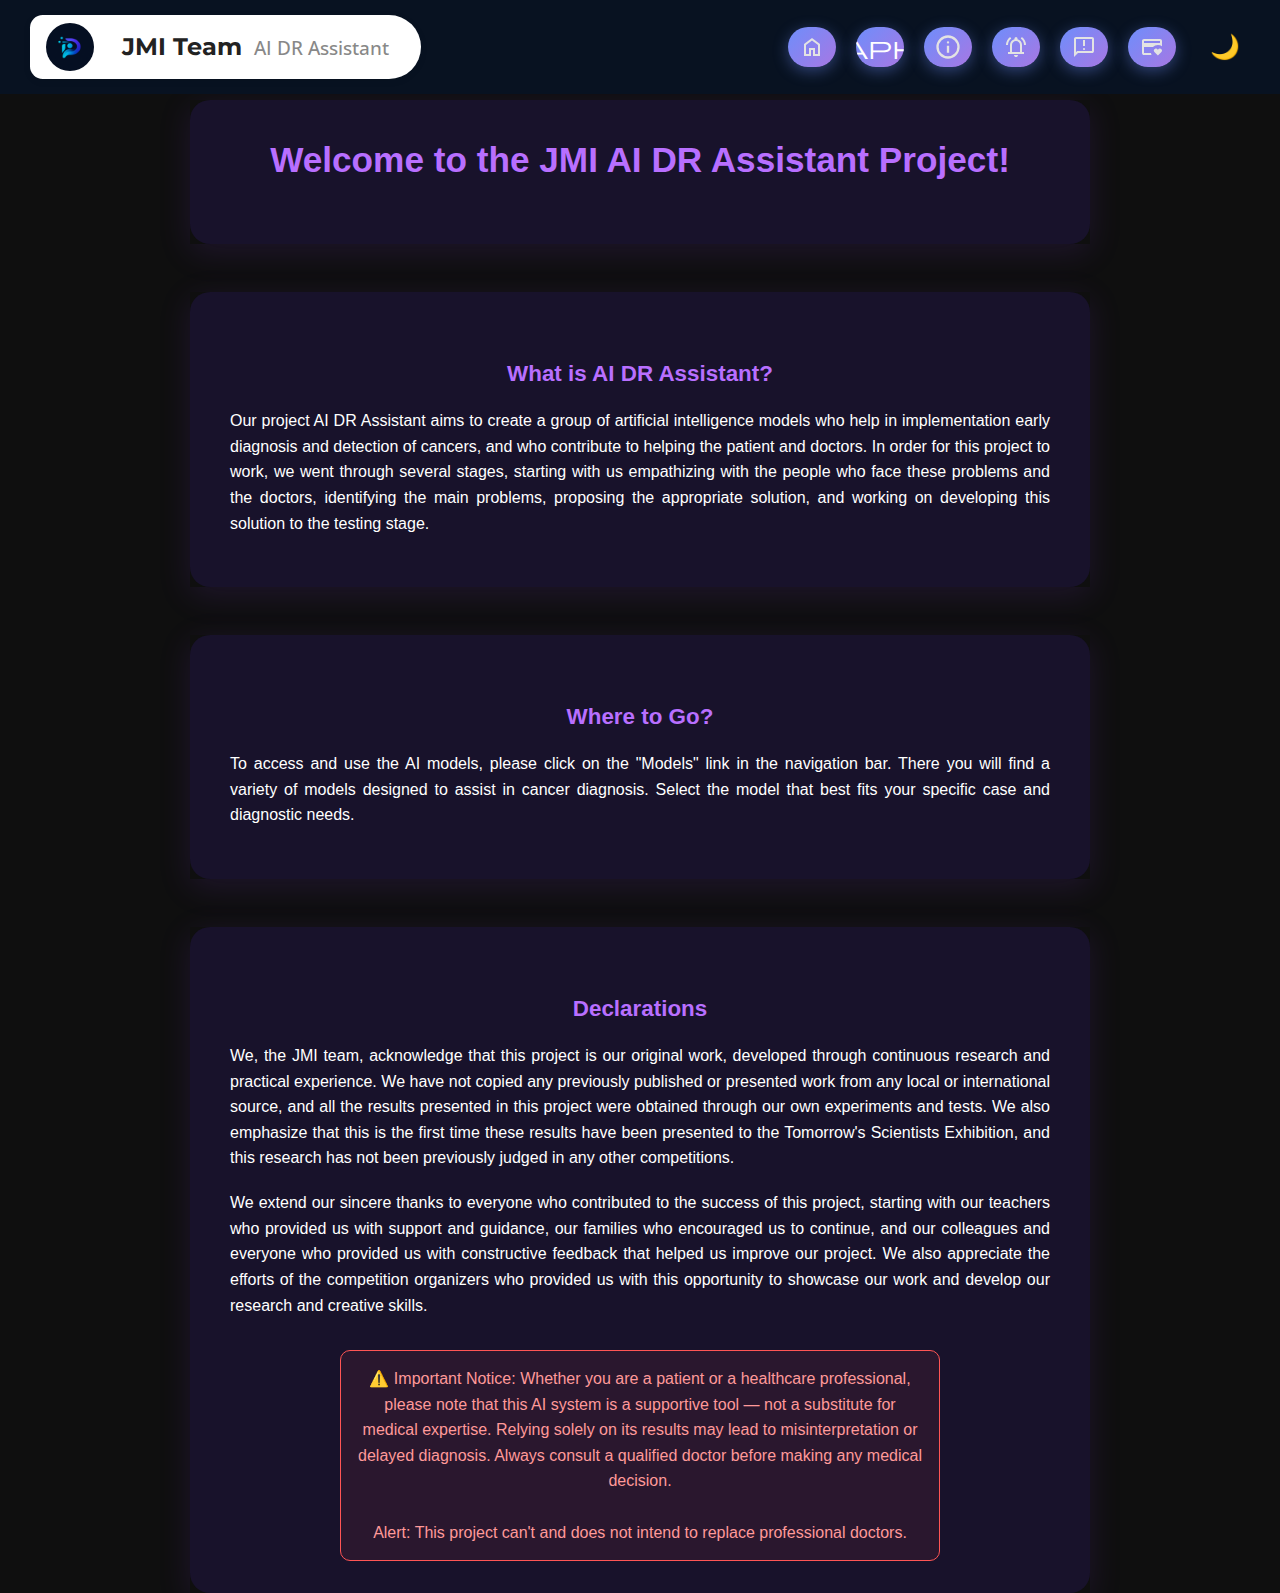
<file: AI_web/index.html>
<!DOCTYPE html>
<html lang="en">
<head>
    <meta charset="UTF-8">
    <meta name="viewport" content="width=device-width, initial-scale=1.0">
    <title>AI Doctor Assistant</title>
    <link rel="icon" type="image/x-icon" href="logo.ico" alt="logo">
    <link rel="stylesheet" href="https://cdnjs.cloudflare.com/ajax/libs/font-awesome/6.4.0/css/all.min.css">
    <link rel="stylesheet" href="styles.css">
    <link href="https://fonts.googleapis.com/css?family=Montserrat:700&display=swap" rel="stylesheet">
    <link href="https://fonts.googleapis.com/css?family=Open+Sans:400,500&display=swap" rel="stylesheet">
    <link rel="stylesheet" href="https://fonts.googleapis.com/css2?family=Material+Symbols+Outlined:opsz,wght,FILL,GRAD@20..48,100..700,0..1,-50..200&icon_names=info" />
    <link rel="stylesheet" href="https://fonts.googleapis.com/css2?family=Material+Symbols+Outlined:opsz,wght,FILL,GRAD@20..48,100..700,0..1,-50..200&icon_names=home" />
    <link rel="stylesheet" href="https://fonts.googleapis.com/css2?family=Material+Symbols+Outlined:opsz,wght,FILL,GRAD@24,400,0,0&icon_names=info" />
    <link rel="stylesheet" href="https://fonts.googleapis.com/css2?family=Material+Symbols+Outlined:opsz,wght,FILL,GRAD@24,400,0,0&icon_names=home" />
    <link rel="stylesheet" href="https://fonts.googleapis.com/css2?family=Material+Symbols+Outlined:opsz,wght,FILL,GRAD@20..48,100..700,0..1,-50..200&icon_names=graph_5" />
    <link rel="stylesheet" href="https://fonts.googleapis.com/css2?family=Material+Symbols+Outlined:opsz,wght,FILL,GRAD@24,400,0,0&icon_names=graph_5" />
    <style>
        
    </style>
</head>
<body class="dark-mode">
    <header>
        <div class="header-content">
            <div class="brand-block">
                <img class="logo" src="logo.ico" alt="logo">
                <span class="brand">
                    <span class="brand-main">JMI Team</span>
                    <span class="brand-sub">AI DR Assistant</span>
                </span>
            </div>
        </div>


        <nav>
            <a href="index.html" class="nav-button nav-home">
                <span class="home-svg">
                  <svg xmlns="http://www.w3.org/2000/svg" height="24" viewBox="0 -960 960 960" width="24" fill="#e3e3e3">
                    <path d="M240-200h120v-240h240v240h120v-360L480-740 240-560v360Zm-80 80v-480l320-240 320 240v480H520v-240h-80v240H160Zm320-350Z"/>
                  </svg>
                </span>
                <span class="home-text">Home</span>
            </a>

            <a href="models.html" class="nav-button nav-models">
                <span class="material-symbols-outlined">graph_5</span>
                <span class="models-text">Models</span>
            </a>
            <a href="about.html" class="nav-button nav-about">
                <span class="about-svg">
                  <svg xmlns="http://www.w3.org/2000/svg" height="20" viewBox="0 -960 960 960" width="20" fill="#e3e3e3">
                    <path d="M440-280h80v-240h-80v240Zm40-320q17 0 28.5-11.5T520-640q0-17-11.5-28.5T480-680q-17 0-28.5 11.5T440-640q0 17 11.5 28.5T480-600Zm0 520q-83 0-156-31.5T197-197q-54-54-85.5-127T80-480q0-83 31.5-156T197-763q54-54 127-85.5T480-880q83 0 156 31.5T763-763q54 54 85.5 127T880-480q0 83-31.5 156T763-197q-54 54-127 85.5T480-80Zm0-80q134 0 227-93t93-227q0-134-93-227t-227-93q-134 0-227 93t-93 227q0 134 93 227t227 93Zm0-320Z"/>
                  </svg>
                </span>
                <span class="about-text">About</span>
            </a>
            <a href="#" class="nav-button nav-updates">
                <span class="updates-svg">
                  <svg xmlns="http://www.w3.org/2000/svg" height="24" viewBox="0 -960 960 960" width="24" fill="#e3e3e3">
                    <path d="M80-560q0-100 44.5-183.5T244-882l47 64q-60 44-95.5 111T160-560H80Zm720 0q0-80-35.5-147T669-818l47-64q75 55 119.5 138.5T880-560h-80ZM160-200v-80h80v-280q0-83 50-147.5T420-792v-28q0-25 17.5-42.5T480-880q25 0 42.5 17.5T540-820v28q80 20 130 84.5T720-560v280h80v80H160Zm320-300Zm0 420q-33 0-56.5-23.5T400-160h160q0 33-23.5 56.5T480-80ZM320-280h320v-280q0-66-47-113t-113-47q-66 0-113 47t-47 113v280Z"/>
                  </svg>
                </span>
                
                <span class="updates-text">Updates</span>
            </a>
            <a href="#" class="nav-button nav-feedback">
                <span class="feedback-svg">
                  <svg xmlns="http://www.w3.org/2000/svg" height="24" viewBox="0 -960 960 960" width="24" fill="#e3e3e3">
                    <path d="M480-360q17 0 28.5-11.5T520-400q0-17-11.5-28.5T480-440q-17 0-28.5 11.5T440-400q0 17 11.5 28.5T480-360Zm-40-160h80v-240h-80v240ZM80-80v-720q0-33 23.5-56.5T160-880h640q33 0 56.5 23.5T880-800v480q0 33-23.5 56.5T800-240H240L80-80Zm126-240h594v-480H160v525l46-45Zm-46 0v-480 480Z"/>
                  </svg>
                </span>
                <span class="feedback-text">Feedback</span>
            </a>
            <a href="#" class="nav-button nav-support">
                <span class="support-svg">
                  <svg xmlns="http://www.w3.org/2000/svg" height="24" viewBox="0 -960 960 960" width="24" fill="#e3e3e3">
                    <path d="M160-240v-320 13-173 480Zm556 100L576-280q-13-13-18.5-28t-5.5-30q0-32 23-57t59-25q28 0 44 13t38 35q20-20 36.5-34t45.5-14q37 0 59.5 25.5T880-337q0 15-6 30t-18 27L716-140ZM160-640h640v-80H160v80Zm303 480H160q-33 0-56.5-23.5T80-240v-480q0-33 23.5-56.5T160-800h640q33 0 56.5 23.5T880-720v213q-35-25-76.5-39T716-560q-57 0-107.5 21.5T520-480H160v240h279q3 21 9 41t15 39Z"/>
                  </svg>
                </span>
                <span class="support-text">Donate</span>
            </a>
            <button class="toggle-button" onclick="toggleMode()" id="modeIcon">🌙</button>
        </nav>
    </header>

    
    <div class="card">
        <div class="card__content">
            <h1>Welcome to the JMI AI DR Assistant Project!</h1>
        </div>
    </div>
    <div class="card">
        <div class="card__content">
            <h2>What is AI DR Assistant?</h2>
            <p>Our project AI DR Assistant aims to create a group of artificial intelligence models who help in implementation early diagnosis and detection of cancers, and who contribute to helping the patient and doctors. In order for this project to work, we went through several stages, starting with us empathizing with the people who face these problems and the doctors, identifying the main problems, proposing the appropriate solution, and working on developing this solution to the testing stage.</p>
        </div>
    </div>
    <div class="card">
        <div class="card__content">
            <h2>Where to Go?</h2>
            <p>To access and use the AI models, please click on the "Models" link in the navigation bar. There you will find a variety of models designed to assist in cancer diagnosis. Select the model that best fits your specific case and diagnostic needs.</p>
        </div>
    </div>
    <div class="card">
        <div class="card__content">
            <h2>Declarations</h2>
            <p>We, the JMI team, acknowledge that this project is our original work, developed through continuous research and practical experience. We have not copied any previously published or presented work from any local or international source, and all the results presented in this project were obtained through our own experiments and tests. We also emphasize that this is the first time these results have been presented to the Tomorrow's Scientists Exhibition, and this research has not been previously judged in any other competitions.</p>
            <p>We extend our sincere thanks to everyone who contributed to the success of this project, starting with our teachers who provided us with support and guidance, our families who encouraged us to continue, and our colleagues and everyone who provided us with constructive feedback that helped us improve our project. We also appreciate the efforts of the competition organizers who provided us with this opportunity to showcase our work and develop our research and creative skills.</p>
            <div class="alert">
              ⚠️ Important Notice: Whether you are a patient or a healthcare professional, please note that this AI system is a supportive tool — not a substitute for medical expertise. Relying solely on its results may lead to misinterpretation or delayed diagnosis. Always consult a qualified doctor before making any medical decision.<br><br>
              Alert: This project can't and does not intend to replace professional doctors.
            </div>
        </div>
    </div>

    <!-- From Uiverse.io by vinodjangid07 --> 
    <button class="button back-to-top" id="backToTop">
      <svg class="svgIcon" viewBox="0 0 384 512">
        <path
          d="M214.6 41.4c-12.5-12.5-32.8-12.5-45.3 0l-160 160c-12.5 12.5-12.5 32.8 0 45.3s32.8 12.5 45.3 0L160 141.2V448c0 17.7 14.3 32 32 32s32-14.3 32-32V141.2L329.4 246.6c12.5 12.5 32.8 12.5 45.3 0s12.5-32.8 0-45.3l-160-160z"
        ></path>
      </svg>
    </button>
</body>
<script>
function toggleMode() {
  const body = document.body;
  const icon = document.getElementById('modeIcon');
  if(body.classList.contains('dark-mode')) {
    body.classList.remove('dark-mode');
    body.classList.add('light-mode');
    icon.textContent = '☀️';
  } else {
    body.classList.remove('light-mode');
    body.classList.add('dark-mode');
    icon.textContent = '🌙';
  }
  localStorage.setItem('mode', body.classList.contains('dark-mode') ? 'dark' : 'light');
}
window.onload = function() {
  const savedMode = localStorage.getItem('mode');
  const body = document.body;
  const icon = document.getElementById('modeIcon');
  
  // Set dark mode as default if no preference is saved
  if(savedMode === null || savedMode === 'dark') {
    body.classList.remove('light-mode');
    body.classList.add('dark-mode');
    icon.textContent = '🌙';
  } else if(savedMode === 'light') {
    body.classList.remove('dark-mode');
    body.classList.add('light-mode');
    icon.textContent = '☀️';
  }

  // Back to top functionality
  const backToTopButton = document.getElementById('backToTop');
  
  // Show/hide button based on scroll position
  window.addEventListener('scroll', function() {
    if (window.pageYOffset > 300) {
      backToTopButton.classList.add('show');
    } else {
      backToTopButton.classList.remove('show');
    }
  });
  
  // Scroll to top when button is clicked
  backToTopButton.addEventListener('click', function() {
    window.scrollTo({
      top: 0,
      behavior: 'smooth'
    });
  });
}
</script>
</html>
</file>
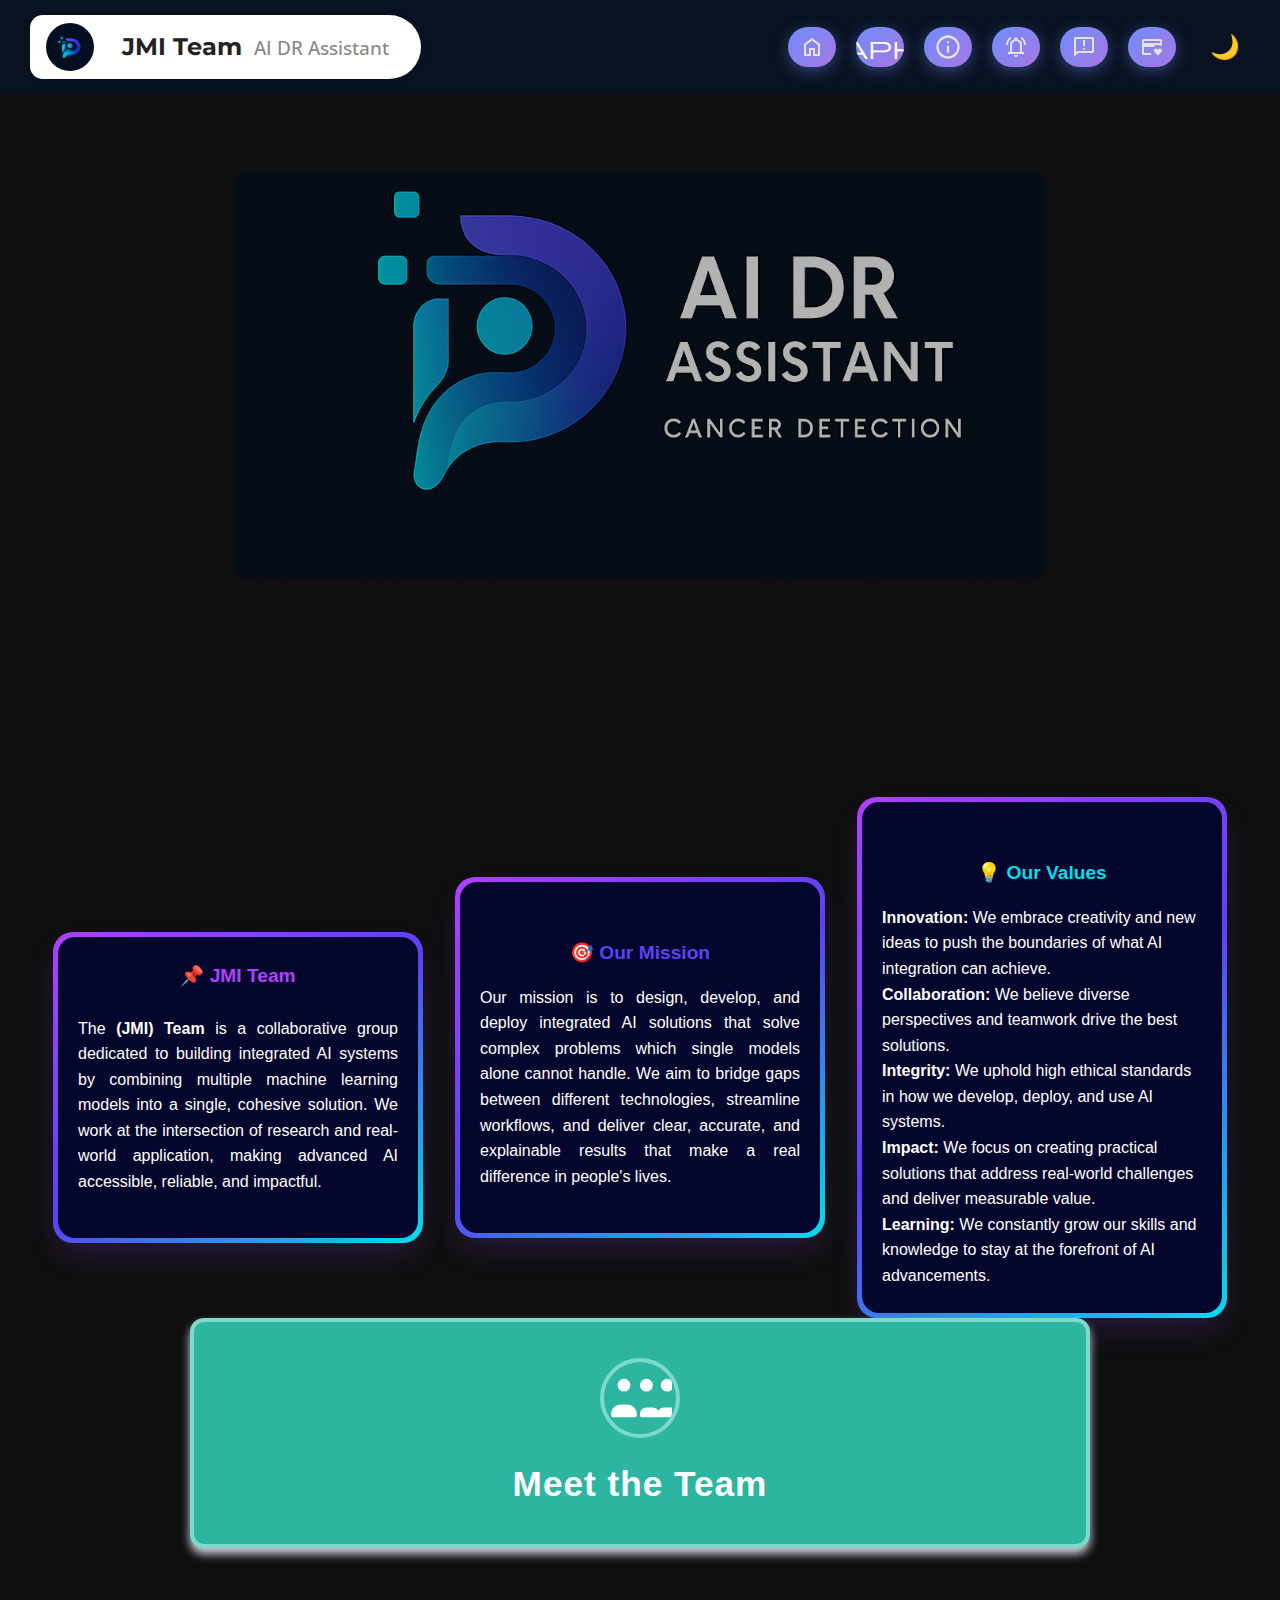
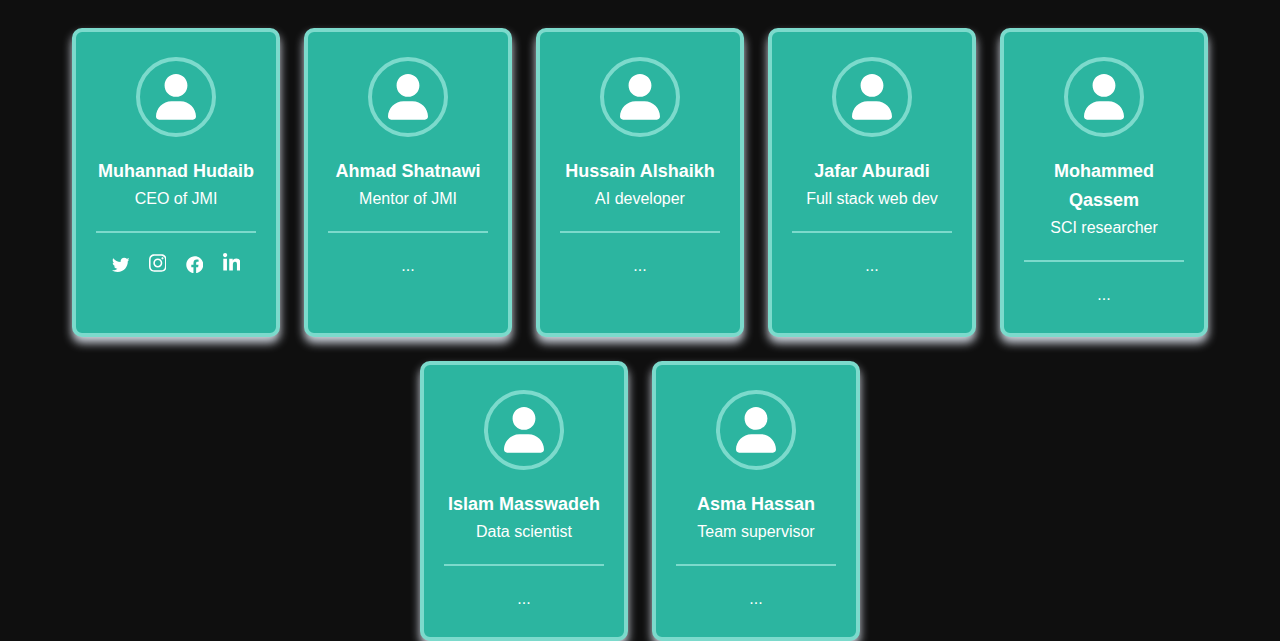
<file: AI_web/about.html>
<!DOCTYPE html>
<html lang="en">
<head>
    <meta charset="UTF-8">
        <meta name="viewport" content="width=device-width, initial-scale=1.0">
        <title>AI Doctor Assistant</title>
        <link rel="icon" type="image/x-icon" href="logo.ico" alt="logo">
        <link rel="stylesheet" href="https://cdnjs.cloudflare.com/ajax/libs/font-awesome/6.4.0/css/all.min.css">
        <link rel="stylesheet" href="styles.css">
        <link href="https://fonts.googleapis.com/css?family=Montserrat:700&display=swap" rel="stylesheet">
        <link href="https://fonts.googleapis.com/css?family=Open+Sans:400,500&display=swap" rel="stylesheet">
        <link rel="stylesheet" href="https://fonts.googleapis.com/css2?family=Material+Symbols+Outlined:opsz,wght,FILL,GRAD@24,400,0,0&icon_names=graph_5" />
</head>
<body>
    <header>
        <div class="header-content">
            <div class="brand-block">
                <img class="logo" src="logo.ico" alt="logo">
                <span class="brand">
                    <span class="brand-main">JMI Team</span>
                    <span class="brand-sub">AI DR Assistant</span>
                </span>
            </div>
        </div>


        <nav>
            <a href="index.html" class="nav-button nav-home">
                <span class="home-svg">
                  <svg xmlns="http://www.w3.org/2000/svg" height="24" viewBox="0 -960 960 960" width="24" fill="#e3e3e3">
                    <path d="M240-200h120v-240h240v240h120v-360L480-740 240-560v360Zm-80 80v-480l320-240 320 240v480H520v-240h-80v240H160Zm320-350Z"/>
                  </svg>
                </span>
                <span class="home-text">Home</span>
            </a>

            <a href="models.html" class="nav-button nav-models">
                <span class="material-symbols-outlined">graph_5</span>
                <span class="models-text">Models</span>
            </a>
            <a href="about.html" class="nav-button nav-about">
                <span class="about-svg">
                  <svg xmlns="http://www.w3.org/2000/svg" height="20" viewBox="0 -960 960 960" width="20" fill="#e3e3e3">
                    <path d="M440-280h80v-240h-80v240Zm40-320q17 0 28.5-11.5T520-640q0-17-11.5-28.5T480-680q-17 0-28.5 11.5T440-640q0 17 11.5 28.5T480-600Zm0 520q-83 0-156-31.5T197-197q-54-54-85.5-127T80-480q0-83 31.5-156T197-763q54-54 127-85.5T480-880q83 0 156 31.5T763-763q54 54 85.5 127T880-480q0 83-31.5 156T763-197q-54 54-127 85.5T480-80Zm0-80q134 0 227-93t93-227q0-134-93-227t-227-93q-134 0-227 93t-93 227q0 134 93 227t227 93Zm0-320Z"/>
                  </svg>
                </span>
                <span class="about-text">About</span>
            </a>
            <a href="#" class="nav-button nav-updates">
                <span class="updates-svg">
                  <svg xmlns="http://www.w3.org/2000/svg" height="24" viewBox="0 -960 960 960" width="24" fill="#e3e3e3">
                    <path d="M80-560q0-100 44.5-183.5T244-882l47 64q-60 44-95.5 111T160-560H80Zm720 0q0-80-35.5-147T669-818l47-64q75 55 119.5 138.5T880-560h-80ZM160-200v-80h80v-280q0-83 50-147.5T420-792v-28q0-25 17.5-42.5T480-880q25 0 42.5 17.5T540-820v28q80 20 130 84.5T720-560v280h80v80H160Zm320-300Zm0 420q-33 0-56.5-23.5T400-160h160q0 33-23.5 56.5T480-80ZM320-280h320v-280q0-66-47-113t-113-47q-66 0-113 47t-47 113v280Z"/>
                  </svg>
                </span>
                
                <span class="updates-text">Updates</span>
            </a>
            <a href="#" class="nav-button nav-feedback">
                <span class="feedback-svg">
                  <svg xmlns="http://www.w3.org/2000/svg" height="24" viewBox="0 -960 960 960" width="24" fill="#e3e3e3">
                    <path d="M480-360q17 0 28.5-11.5T520-400q0-17-11.5-28.5T480-440q-17 0-28.5 11.5T440-400q0 17 11.5 28.5T480-360Zm-40-160h80v-240h-80v240ZM80-80v-720q0-33 23.5-56.5T160-880h640q33 0 56.5 23.5T880-800v480q0 33-23.5 56.5T800-240H240L80-80Zm126-240h594v-480H160v525l46-45Zm-46 0v-480 480Z"/>
                  </svg>
                </span>
                <span class="feedback-text">Feedback</span>
            </a>
            <a href="#" class="nav-button nav-support">
                <span class="support-svg">
                  <svg xmlns="http://www.w3.org/2000/svg" height="24" viewBox="0 -960 960 960" width="24" fill="#e3e3e3">
                    <path d="M160-240v-320 13-173 480Zm556 100L576-280q-13-13-18.5-28t-5.5-30q0-32 23-57t59-25q28 0 44 13t38 35q20-20 36.5-34t45.5-14q37 0 59.5 25.5T880-337q0 15-6 30t-18 27L716-140ZM160-640h640v-80H160v80Zm303 480H160q-33 0-56.5-23.5T80-240v-480q0-33 23.5-56.5T160-800h640q33 0 56.5 23.5T880-720v213q-35-25-76.5-39T716-560q-57 0-107.5 21.5T520-480H160v240h279q3 21 9 41t15 39Z"/>
                  </svg>
                </span>
                <span class="support-text">Donate</span>
            </a>
            <button class="toggle-button" onclick="toggleMode()" id="modeIcon">🌙</button>
        </nav>
    </header>

    <main class="about-main" style="padding-top: 25px; display: flex; flex-direction: column; align-items: center; min-height: 100vh;">
        <div class="hero" style="display: flex; justify-content: center; align-items: center; margin-bottom: 32px;">
            <img src="img.png" alt="Who we are" style="width:810px; height:405px; max-width:100%; border-radius: 12px; box-shadow: 0 2px 8px #0002;">
        </div>
        <div class="card-row" style="display: flex; flex-direction: row; gap: 32px; justify-content: center; width: 100%; max-width: 1200px;">
            <div class="card">
                <div class="card__content" style="padding: 24px 20px; color: #fff;">
                    <h1 style="color: #AF40FF; font-size: 1.2rem; margin-top: 0;">📌 JMI Team</h1>
                    <p>
                      The <strong>(JMI) Team</strong> is a collaborative group dedicated to building integrated AI systems by combining multiple machine learning models into a single, cohesive solution. We work at the intersection of research and real-world application, making advanced AI accessible, reliable, and impactful.
                    </p>
                </div>
            </div>
            <div class="card">
                <div class="card__content" style="padding: 24px 20px; color: #fff;">
                    <h2 style="color: #5B42F3; font-size: 1.2rem;">🎯 Our Mission</h2>
                    <p>
                      Our mission is to design, develop, and deploy integrated AI solutions that solve complex problems which single models alone cannot handle. We aim to bridge gaps between different technologies, streamline workflows, and deliver clear, accurate, and explainable results that make a real difference in people's lives.
                    </p>
                </div>
            </div>
            <div class="card">
                <div class="card__content" style="padding: 24px 20px; color: #fff;">
                    <h2 style="color: #00DDEB; font-size: 1.2rem;">💡 Our Values</h2>
                    <ul style="list-style: none; padding: 0;">
                      <li><strong>Innovation:</strong> We embrace creativity and new ideas to push the boundaries of what AI integration can achieve.</li>
                      <li><strong>Collaboration:</strong> We believe diverse perspectives and teamwork drive the best solutions.</li>
                      <li><strong>Integrity:</strong> We uphold high ethical standards in how we develop, deploy, and use AI systems.</li>
                      <li><strong>Impact:</strong> We focus on creating practical solutions that address real-world challenges and deliver measurable value.</li>
                      <li><strong>Learning:</strong> We constantly grow our skills and knowledge to stay at the forefront of AI advancements.</li>
                    </ul>
                </div>
            </div>
        </div>
        <!-- Meet the Team Wide Card -->
        <div class="card-client-wide" style="width:100%; max-width:900px; margin: 0 auto 32px auto; background: #2cb5a0; border: 4px solid #7cdacc; box-shadow: 0 6px 10px rgba(207, 212, 222, 1); border-radius: 14px; text-align: center; color: #fff; font-family: 'Poppins', sans-serif; padding: 36px 20px 32px 20px; display: flex; flex-direction: column; align-items: center;">
          <div class="user-picture" style="margin-bottom: 18px;">
            <svg xmlns="http://www.w3.org/2000/svg" viewBox="0 0 640 512" style="width: 4rem; height: 4rem;"><path d="M96 128a64 64 0 1 0 128 0 64 64 0 1 0-128 0zm224 0a64 64 0 1 0 128 0 64 64 0 1 0-128 0zM32 416c0-53 43-96 96-96h64c53 0 96 43 96 96v16c0 8.8-7.2 16-16 16H48c-8.8 0-16-7.2-16-16v-16zm288 0c0-35.3 28.7-64 64-64h64c35.3 0 64 28.7 64 64v16c0 8.8-7.2 16-16 16H336c-8.8 0-16-7.2-16-16v-16zm208-288a64 64 0 1 1 128 0 64 64 0 1 1-128 0zm-32 288c0-35.3 28.7-64 64-64h64c35.3 0 64 28.7 64 64v16c0 8.8-7.2 16-16 16H496c-8.8 0-16-7.2-16-16v-16z"/></svg>
          </div>
          <h2 style="font-size:2.2rem; font-weight:700; margin:0; letter-spacing:1px;">Meet the Team</h2>
        </div>
        <!-- Team Members Section -->
        <div class="client-card-row" style="display: flex; flex-wrap: wrap; gap: 24px; justify-content: center; margin-top: 48px;">
          <div class="card-client">
            <div class="user-picture">
              <svg viewBox="0 0 448 512" xmlns="http://www.w3.org/2000/svg">
                <path d="M224 256c70.7 0 128-57.31 128-128s-57.3-128-128-128C153.3 0 96 57.31 96 128S153.3 256 224 256zM274.7 304H173.3C77.61 304 0 381.6 0 477.3c0 19.14 15.52 34.67 34.66 34.67h378.7C432.5 512 448 496.5 448 477.3C448 381.6 370.4 304 274.7 304z"></path>
              </svg>
            </div>
            <p class="name-client">Muhannad Hudaib<span>CEO of JMI</span></p>
            <div class="social-media">
              <a href="#"><svg xmlns="http://www.w3.org/2000/svg" viewBox="0 0 512 512"><path d="M459.37 151.716c.325 4.548.325 9.097.325 13.645 0 138.72-105.583 298.558-298.558 298.558-59.452 0-114.68-17.219-161.137-47.106 8.447.974 16.568 1.299 25.34 1.299 49.055 0 94.213-16.568 130.274-44.832-46.132-.975-84.792-31.188-98.112-72.772 6.498.974 12.995 1.624 19.818 1.624 9.421 0 18.843-1.3 27.614-3.573-48.081-9.747-84.143-51.98-84.143-102.985v-1.299c13.969 7.797 30.214 12.67 47.431 13.319-28.264-18.843-46.781-51.005-46.781-87.391 0-19.492 5.197-37.36 14.294-52.954 51.655 63.675 129.3 105.258 216.365 109.807-1.624-7.797-2.599-15.918-2.599-24.04 0-57.828 46.782-104.934 104.934-104.934 30.213 0 57.502 12.67 76.67 33.137 23.715-4.548 46.456-13.32 66.599-25.34-7.798 24.366-24.366 44.833-46.132 57.827 21.117-2.273 41.584-8.122 60.426-16.243-14.292 20.791-32.161 39.308-52.628 54.253z"></path></svg><span class="tooltip-social">Twitter</span></a>
              <a href="#"><svg xmlns="http://www.w3.org/2000/svg" viewBox="0 0 448 512"><path d="M224.1 141c-63.6 0-114.9 51.3-114.9 114.9s51.3 114.9 114.9 114.9S339 319.5 339 255.9 287.7 141 224.1 141zm0 189.6c-41.1 0-74.7-33.5-74.7-74.7s33.5-74.7 74.7-74.7 74.7 33.5 74.7 74.7-33.6 74.7-74.7 74.7zm146.4-194.3c0 14.9-12 26.8-26.8 26.8-14.9 0-26.8-12-26.8-26.8s12-26.8 26.8-26.8 26.8 12 26.8 26.8zm76.1 27.2c-1.7-35.9-9.9-67.7-36.2-93.9-26.2-26.2-58-34.4-93.9-36.2-37-2.1-147.9-2.1-184.9 0-35.8 1.7-67.6 9.9-93.9 36.1s-34.4 58-36.2 93.9c-2.1 37-2.1 147.9 0 184.9 1.7 35.9 9.9 67.7 36.2 93.9s58 34.4 93.9 36.2c37 2.1 147.9 2.1 184.9 0 35.9-1.7 67.7-9.9 93.9-36.2 26.2-26.2 34.4-58 36.2-93.9 2.1-37 2.1-147.8 0-184.8zM398.8 388c-7.8 19.6-22.9 34.7-42.6 42.6-29.5 11.7-99.5 9-132.1 9s-102.7 2.6-132.1-9c-19.6-7.8-34.7-22.9-42.6-42.6-11.7-29.5-9-99.5-9-132.1s-2.6-102.7 9-132.1c7.8-19.6 22.9-34.7 42.6-42.6 29.5-11.7 99.5-9 132.1-9s102.7-2.6 132.1 9c19.6 7.8 34.7 22.9 42.6 42.6 11.7 29.5 9 99.5 9 132.1s2.7 102.7-9 132.1z"></path></svg><span class="tooltip-social">Instagram</span></a>
              <a href="#"><svg xmlns="http://www.w3.org/2000/svg" viewBox="0 0 512 512"><path d="M504 256C504 119 393 8 256 8S8 119 8 256c0 123.78 90.69 226.38 209.25 245V327.69h-63V256h63v-54.64c0-62.15 37-96.48 93.67-96.48 27.14 0 55.52 4.84 55.52 4.84v61h-31.28c-30.8 0-40.41 19.12-40.41 38.73V256h68.78l-11 71.69h-57.78V501C413.31 482.38 504 379.78 504 256z"></path></svg><span class="tooltip-social">Facebook</span></a>
              <a href="#"><svg xmlns="http://www.w3.org/2000/svg" viewBox="0 0 448 512"><path d="M100.28 448H7.4V148.9h92.88zM53.79 108.1C24.09 108.1 0 83.5 0 53.8a53.79 53.79 0 0 1 107.58 0c0 29.7-24.1 54.3-53.79 54.3zM447.9 448h-92.68V302.4c0-34.7-.7-79.2-48.29-79.2-48.29 0-55.69 37.7-55.69 76.7V448h-92.78V148.9h89.08v40.8h1.3c12.4-23.5 42.69-48.3 87.88-48.3 94 0 111.28 61.9 111.28 142.3V448z"></path></svg><span class="tooltip-social">LinkedIn</span></a>
            </div>
          </div>
          <!-- Repeat 6 more times with different names/roles as placeholders -->
          <div class="card-client"><div class="user-picture"><svg viewBox="0 0 448 512" xmlns="http://www.w3.org/2000/svg"><path d="M224 256c70.7 0 128-57.31 128-128s-57.3-128-128-128C153.3 0 96 57.31 96 128S153.3 256 224 256zM274.7 304H173.3C77.61 304 0 381.6 0 477.3c0 19.14 15.52 34.67 34.66 34.67h378.7C432.5 512 448 496.5 448 477.3C448 381.6 370.4 304 274.7 304z"></path></svg></div><p class="name-client">Ahmad Shatnawi<span>Mentor of JMI</span></p><div class="social-media">...</div></div>
          <div class="card-client"><div class="user-picture"><svg viewBox="0 0 448 512" xmlns="http://www.w3.org/2000/svg"><path d="M224 256c70.7 0 128-57.31 128-128s-57.3-128-128-128C153.3 0 96 57.31 96 128S153.3 256 224 256zM274.7 304H173.3C77.61 304 0 381.6 0 477.3c0 19.14 15.52 34.67 34.66 34.67h378.7C432.5 512 448 496.5 448 477.3C448 381.6 370.4 304 274.7 304z"></path></svg></div><p class="name-client">Hussain Alshaikh<span>AI developer</span></p><div class="social-media">...</div></div>
          <div class="card-client"><div class="user-picture"><svg viewBox="0 0 448 512" xmlns="http://www.w3.org/2000/svg"><path d="M224 256c70.7 0 128-57.31 128-128s-57.3-128-128-128C153.3 0 96 57.31 96 128S153.3 256 224 256zM274.7 304H173.3C77.61 304 0 381.6 0 477.3c0 19.14 15.52 34.67 34.66 34.67h378.7C432.5 512 448 496.5 448 477.3C448 381.6 370.4 304 274.7 304z"></path></svg></div><p class="name-client">Jafar Aburadi<span>Full stack web dev</span></p><div class="social-media">...</div></div>
          <div class="card-client"><div class="user-picture"><svg viewBox="0 0 448 512" xmlns="http://www.w3.org/2000/svg"><path d="M224 256c70.7 0 128-57.31 128-128s-57.3-128-128-128C153.3 0 96 57.31 96 128S153.3 256 224 256zM274.7 304H173.3C77.61 304 0 381.6 0 477.3c0 19.14 15.52 34.67 34.66 34.67h378.7C432.5 512 448 496.5 448 477.3C448 381.6 370.4 304 274.7 304z"></path></svg></div><p class="name-client">Mohammed Qassem<span>SCI researcher</span></p><div class="social-media">...</div></div>
          <div class="card-client"><div class="user-picture"><svg viewBox="0 0 448 512" xmlns="http://www.w3.org/2000/svg"><path d="M224 256c70.7 0 128-57.31 128-128s-57.3-128-128-128C153.3 0 96 57.31 96 128S153.3 256 224 256zM274.7 304H173.3C77.61 304 0 381.6 0 477.3c0 19.14 15.52 34.67 34.66 34.67h378.7C432.5 512 448 496.5 448 477.3C448 381.6 370.4 304 274.7 304z"></path></svg></div><p class="name-client">Islam Masswadeh<span>Data scientist</span></p><div class="social-media">...</div></div>
          <div class="card-client"><div class="user-picture"><svg viewBox="0 0 448 512" xmlns="http://www.w3.org/2000/svg"><path d="M224 256c70.7 0 128-57.31 128-128s-57.3-128-128-128C153.3 0 96 57.31 96 128S153.3 256 224 256zM274.7 304H173.3C77.61 304 0 381.6 0 477.3c0 19.14 15.52 34.67 34.66 34.67h378.7C432.5 512 448 496.5 448 477.3C448 381.6 370.4 304 274.7 304z"></path></svg></div><p class="name-client">Asma Hassan<span>Team supervisor</span></p><div class="social-media">...</div></div>
        </div>
    </main>

   <!-- From Uiverse.io by vinodjangid07 --> 
   <button class="button back-to-top" id="backToTop">
    <svg class="svgIcon" viewBox="0 0 384 512">
      <path
        d="M214.6 41.4c-12.5-12.5-32.8-12.5-45.3 0l-160 160c-12.5 12.5-12.5 32.8 0 45.3s32.8 12.5 45.3 0L160 141.2V448c0 17.7 14.3 32 32 32s32-14.3 32-32V141.2L329.4 246.6c12.5 12.5 32.8 12.5 45.3 0s12.5-32.8 0-45.3l-160-160z"
      ></path>
    </svg>
  </button>
    <script>
        function toggleMode() {
          const body = document.body;
          const icon = document.getElementById('modeIcon');
          if(body.classList.contains('dark-mode')) {
            body.classList.remove('dark-mode');
            body.classList.add('light-mode');
            icon.textContent = '☀️';
          } else {
            body.classList.remove('light-mode');
            body.classList.add('dark-mode');
            icon.textContent = '🌙';
          }
          localStorage.setItem('mode', body.classList.contains('dark-mode') ? 'dark' : 'light');
        }
        window.onload = function() {
          const savedMode = localStorage.getItem('mode');
          const body = document.body;
          const icon = document.getElementById('modeIcon');
          
          // Set dark mode as default if no preference is saved
          if(savedMode === null || savedMode === 'dark') {
            body.classList.remove('light-mode');
            body.classList.add('dark-mode');
            icon.textContent = '🌙';
          } else if(savedMode === 'light') {
            body.classList.remove('dark-mode');
            body.classList.add('light-mode');
            icon.textContent = '☀️';
          }
        }
        // Back to top functionality
  const backToTopButton = document.getElementById('backToTop');
  
  // Show/hide button based on scroll position
  window.addEventListener('scroll', function() {
    if (window.pageYOffset > 300) {
      backToTopButton.classList.add('show');
    } else {
      backToTopButton.classList.remove('show');
    }
  });
  
  // Scroll to top when button is clicked
  backToTopButton.addEventListener('click', function() {
    window.scrollTo({
      top: 0,
      behavior: 'smooth'
    });
  });

        </script>

<style>
.card-row {
  display: flex;
  flex-direction: row;
  gap: 32px;
  justify-content: center;
  width: 100%;
  max-width: 1200px;
  margin: 0 auto;
}
.card {
  width: 370px;
  min-width: 320px;
  max-width: 95vw;
  height: auto;
  border-radius: 20px;
  padding: 5px;
  box-shadow: rgba(151, 65, 252, 0.2) 0 15px 30px -5px;
  background-image: linear-gradient(144deg,#AF40FF, #5B42F3 50%,#00DDEB);
  margin: 40px 0 0 0;
  flex-shrink: 0;
}
.card__content {
  background: rgb(5, 6, 45);
  border-radius: 17px;
  width: 100%;
  height: 100%;
}
@media (max-width: 1200px) {
  .card-row {
    gap: 16px;
  }
  .card {
    width: 320px;
    min-width: 260px;
  }
}
@media (max-width: 900px) {
  .card-row {
    gap: 12px;
  }
  .card {
    width: 280px;
    min-width: 220px;
    padding: 2px;
  }
  .card__content {
    padding: 10px 6px !important;
  }
}
.card-client {
  background: #2cb5a0;
  width: 13rem;
  padding-top: 25px;
  padding-bottom: 25px;
  padding-left: 20px;
  padding-right: 20px;
  border: 4px solid #7cdacc;
  box-shadow: 0 6px 10px rgba(207, 212, 222, 1);
  border-radius: 10px;
  text-align: center;
  color: #fff;
  font-family: "Poppins", sans-serif;
  transition: all 0.3s ease;
}
.card-client:hover {
  transform: translateY(-10px);
}
.user-picture {
  overflow: hidden;
  object-fit: cover;
  width: 5rem;
  height: 5rem;
  border: 4px solid #7cdacc;
  border-radius: 999px;
  display: flex;
  justify-content: center;
  align-items: center;
  margin: auto;
}
.user-picture svg {
  width: 2.5rem;
  fill: currentColor;
}
.name-client {
  margin: 0;
  margin-top: 20px;
  font-weight: 600;
  font-size: 18px;
}
.name-client span {
  display: block;
  font-weight: 200;
  font-size: 16px;
}
.social-media:before {
  content: " ";
  display: block;
  width: 100%;
  height: 2px;
  margin: 20px 0;
  background: #7cdacc;
}
.social-media a {
  position: relative;
  margin-right: 15px;
  text-decoration: none;
  color: inherit;
}
.social-media a:last-child {
  margin-right: 0;
}
.social-media a svg {
  width: 1.1rem;
  fill: currentColor;
}
/*-- Tooltip Social Media --*/
.tooltip-social {
  background: #262626;
  display: block;
  position: absolute;
  bottom: 0;
  left: 50%;
  padding: 0.5rem 0.4rem;
  border-radius: 5px;
  font-size: 0.8rem;
  font-weight: 600;
  opacity: 0;
  pointer-events: none;
  transform: translate(-50%, -90%);
  transition: all 0.2s ease;
  z-index: 1;
}
.tooltip-social:after {
  content: " ";
  position: absolute;
  bottom: 1px;
  left: 50%;
  border: solid;
  border-width: 10px 10px 0 10px;
  border-color: transparent;
  transform: translate(-50%, 100%);
}
.social-media a .tooltip-social:after {
  border-top-color: #262626;
}
.social-media a:hover .tooltip-social {
  opacity: 1;
  transform: translate(-50%, -130%);
}
.card-client-wide {
  width: 100%;
  max-width: 900px;
  margin: 0 auto 32px auto;
  background: #2cb5a0;
  border: 4px solid #7cdacc;
  box-shadow: 0 6px 10px rgba(207, 212, 222, 1);
  border-radius: 14px;
  text-align: center;
  color: #fff;
  font-family: 'Poppins', sans-serif;
  padding: 36px 20px 32px 20px;
  display: flex;
  flex-direction: column;
  align-items: center;
}
@media (max-width: 950px) {
  .card-client-wide {
    max-width: 98vw;
    padding: 24px 4vw 20px 4vw;
  }
}
</style>
</body>
</html></html>
</file>
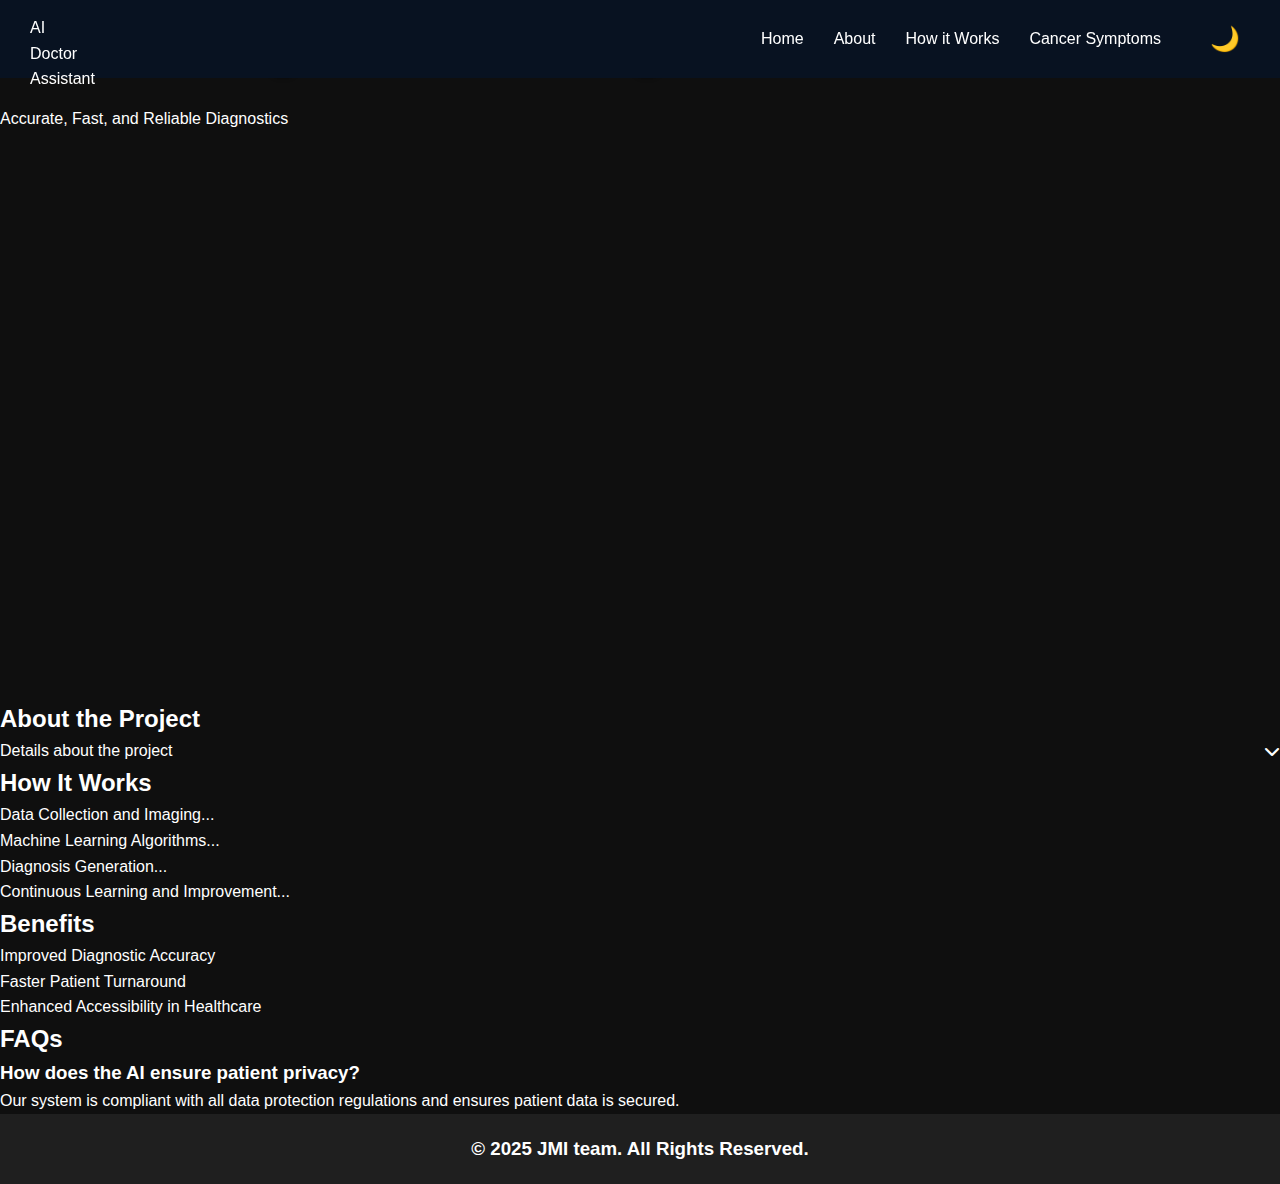
<file: AI_web/general_idea.html>
<!DOCTYPE html>
<html lang="en">
<head>
    <meta charset="UTF-8">
    <meta name="viewport" content="width=device-width, initial-scale=1.0">
    <title>AI Doctor Assistant</title>
    <link rel="icon" type="image/x-icon" href="icon.ico">
    <link rel="stylesheet" href="https://cdnjs.cloudflare.com/ajax/libs/font-awesome/6.4.0/css/all.min.css">
    <link rel="stylesheet" href="styles.css">
</head>
<body class="dark-mode">
    <header>
        <div class="logo">AI Doctor Assistant</div>
        <nav>
            <ul>
                <li><a href="index.html">Home</a></li>
                <li><a href="about.html">About</a></li>
                <li><a href="general_idea.html">How it Works</a></li>
                <li><a href="symptoms.html">Cancer Symptoms</a></li>
            </ul>
            <button class="toggle-button" onclick="toggleMode()" id="modeIcon">🌙</button>
        </nav>
    </header>

    <section class="hero">
        <h1>AI for Lung Disease Diagnosis</h1>
        <p>Accurate, Fast, and Reliable Diagnostics</p>
    </section>
    
    <section id="about" class="section">
        <h2>About the Project</h2>
        <div class="dropdown" id="dropdown-toggle">
            <span>Details about the project</span>
            <i class="fas fa-chevron-down" id="dropdown-icon"></i>
        </div>
        <div class="dropdown-content" id="dropdown-content">
            <p>Our project is dedicated to revolutionizing healthcare through the integration of advanced AI technology, specifically aimed at enhancing the diagnosis of lung diseases...</p>
            <p>By leveraging state-of-the-art machine learning algorithms and neural networks, our AI system analyzes a multitude of data points...</p>
            <p>Our AI technology is designed to assist healthcare professionals at various stages of the diagnostic journey...</p>
            <p>Furthermore, our project emphasizes continuous learning...</p>
            <p>We are committed to collaboration with medical institutions and professionals to validate our technology within real-world settings...</p>
            <p>Ultimately, our mission is to empower healthcare professionals by providing them with cutting-edge tools...</p>
        </div>
    </section>

    <section id="technology" class="section">
        <h2>How It Works</h2>
        <ol>
            <li>Data Collection and Imaging...</li>
            <li>Machine Learning Algorithms...</li>
            <li>Diagnosis Generation...</li>
            <li>Continuous Learning and Improvement...</li>
        </ol>
    </section>

    <section id="benefits" class="section">
        <h2>Benefits</h2>
        <ul>
            <li>Improved Diagnostic Accuracy</li>
            <li>Faster Patient Turnaround</li>
            <li>Enhanced Accessibility in Healthcare</li>
        </ul>
    </section>

    <section id="faq" class="section">
        <h2>FAQs</h2>
        <h3>How does the AI ensure patient privacy?</h3>
        <p>Our system is compliant with all data protection regulations and ensures patient data is secured.</p>
    </section>
    <footer>
        <h3>&copy; 2025 JMI team. All Rights Reserved.</h3>
    </footer>
    <script src="script.js"></script>
    <script>
    function toggleMode() {
      const body = document.body;
      const icon = document.getElementById('modeIcon');
      if(body.classList.contains('dark-mode')) {
        body.classList.remove('dark-mode');
        body.classList.add('light-mode');
        icon.textContent = '☀️';
      } else {
        body.classList.remove('light-mode');
        body.classList.add('dark-mode');
        icon.textContent = '🌙';
      }
      localStorage.setItem('mode', body.classList.contains('dark-mode') ? 'dark' : 'light');
    }
    window.onload = function() {
      const savedMode = localStorage.getItem('mode');
      const body = document.body;
      const icon = document.getElementById('modeIcon');
      
      // Set dark mode as default if no preference is saved
      if(savedMode === null || savedMode === 'dark') {
        body.classList.remove('light-mode');
        body.classList.add('dark-mode');
        icon.textContent = '🌙';
      } else if(savedMode === 'light') {
        body.classList.remove('dark-mode');
        body.classList.add('light-mode');
        icon.textContent = '☀️';
      }
    }
    </script>
</body>
</html>
</file>
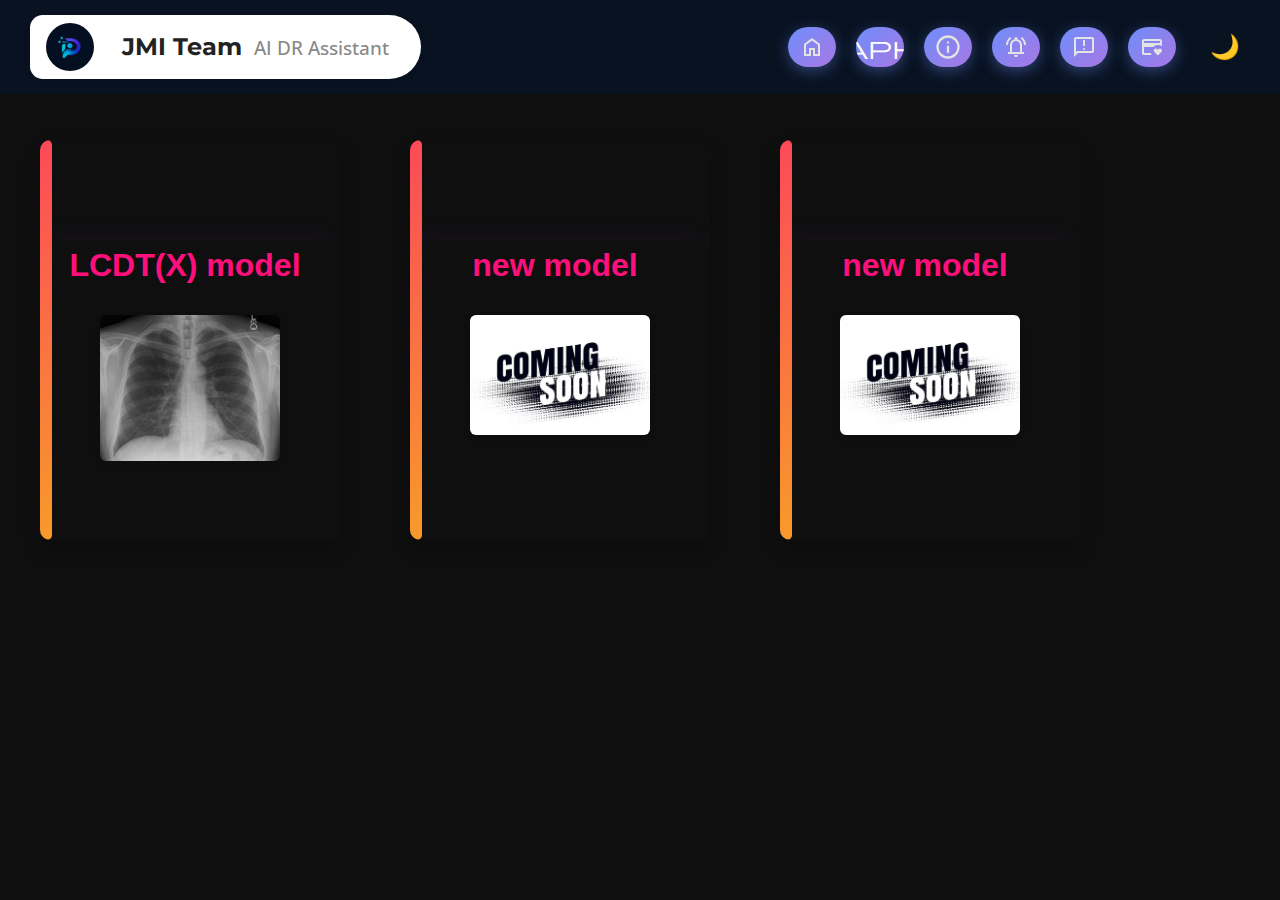
<file: AI_web/models.html>
<!DOCTYPE html>
<html lang="en">
    <head>
        <meta charset="UTF-8">
        <meta name="viewport" content="width=device-width, initial-scale=1.0">
        <title>AI Doctor Assistant</title>
        <link rel="icon" type="image/x-icon" href="logo.ico" alt="logo">
        <link rel="stylesheet" href="https://cdnjs.cloudflare.com/ajax/libs/font-awesome/6.4.0/css/all.min.css">
        <link rel="stylesheet" href="styles.css">
        <link href="https://fonts.googleapis.com/css?family=Montserrat:700&display=swap" rel="stylesheet">
        <link href="https://fonts.googleapis.com/css?family=Open+Sans:400,500&display=swap" rel="stylesheet">
        <link rel="stylesheet" href="https://fonts.googleapis.com/css2?family=Material+Symbols+Outlined:opsz,wght,FILL,GRAD@24,400,0,0&icon_names=graph_5" />
        <style>
            button.learn-more {
                width: 12rem;
                height: auto;
                position: relative;
                overflow: hidden;
            }
            button.learn-more .circle {
                transition: all 0.45s cubic-bezier(0.65, 0, 0.076, 1);
                position: relative;
                display: block;
                margin: 0;
                width: 3rem;
                height: 3rem;
                background: #282936;
                border-radius: 1.625rem;
            }
            button.learn-more .circle .icon.arrow {
                transition: all 0.45s cubic-bezier(0.65, 0, 0.076, 1);
                left: 0.625rem;
                width: 1.125rem;
                height: 0.125rem;
                background: none;
                position: absolute;
                top: 0;
                bottom: 0;
                margin: auto;
            }
            button.learn-more .circle .icon.arrow::before {
                position: absolute;
                content: "";
                top: -0.29rem;
                right: 0.0625rem;
                width: 0.625rem;
                height: 0.625rem;
                border-top: 0.125rem solid #fff;
                border-right: 0.125rem solid #fff;
                transform: rotate(45deg);
            }
            button.learn-more .button-text {
                transition: all 0.45s cubic-bezier(0.65, 0, 0.076, 1);
                position: absolute;
                top: 0;
                left: 0;
                right: 0;
                bottom: 0;
                padding: 0.75rem 0;
                margin: 0 0 0 1.85rem;
                color: #282936;
                font-weight: 700;
                line-height: 1.6;
                text-align: center;
                text-transform: uppercase;
            }
            button.learn-more:hover .circle {
                width: 100%;
            }
            button.learn-more:hover .circle .icon.arrow {
                background: #fff;
                transform: translate(1rem, 0);
            }
            button.learn-more:hover .button-text {
                color: #fff;
            }

            /* Card container alignment for mysterious cards */
            .card-container {
                display: inline-block;
                margin: 0 20px;
                vertical-align: top;
            }

            /* Container for all cards to align them horizontally */
            .cards-wrapper {
                display: flex;
                justify-content: flex-start;
                align-items: flex-start;
                gap: 30px;
                flex-wrap: wrap;
                padding: 20px;
                margin-top: 120px; /* Add space below header */
            }
        </style>
    </head>
<body>
    <header>
        <div class="header-content">
            <div class="brand-block">
                <img class="logo" src="logo.ico" alt="logo">
                <span class="brand">
                    <span class="brand-main">JMI Team</span>
                    <span class="brand-sub">AI DR Assistant</span>
                </span>
            </div>
        </div>


        <nav>
            <a href="index.html" class="nav-button nav-home">
                <span class="home-svg">
                  <svg xmlns="http://www.w3.org/2000/svg" height="24" viewBox="0 -960 960 960" width="24" fill="#e3e3e3">
                    <path d="M240-200h120v-240h240v240h120v-360L480-740 240-560v360Zm-80 80v-480l320-240 320 240v480H520v-240h-80v240H160Zm320-350Z"/>
                  </svg>
                </span>
                <span class="home-text">Home</span>
            </a>

            <a href="models.html" class="nav-button nav-models">
                <span class="material-symbols-outlined">graph_5</span>
                <span class="models-text">Models</span>
            </a>
            <a href="about.html" class="nav-button nav-about">
                <span class="about-svg">
                  <svg xmlns="http://www.w3.org/2000/svg" height="20" viewBox="0 -960 960 960" width="20" fill="#e3e3e3">
                    <path d="M440-280h80v-240h-80v240Zm40-320q17 0 28.5-11.5T520-640q0-17-11.5-28.5T480-680q-17 0-28.5 11.5T440-640q0 17 11.5 28.5T480-600Zm0 520q-83 0-156-31.5T197-197q-54-54-85.5-127T80-480q0-83 31.5-156T197-763q54-54 127-85.5T480-880q83 0 156 31.5T763-763q54 54 85.5 127T880-480q0 83-31.5 156T763-197q-54 54-127 85.5T480-80Zm0-80q134 0 227-93t93-227q0-134-93-227t-227-93q-134 0-227 93t-93 227q0 134 93 227t227 93Zm0-320Z"/>
                  </svg>
                </span>
                <span class="about-text">About</span>
            </a>
            <a href="#" class="nav-button nav-updates">
                <span class="updates-svg">
                  <svg xmlns="http://www.w3.org/2000/svg" height="24" viewBox="0 -960 960 960" width="24" fill="#e3e3e3">
                    <path d="M80-560q0-100 44.5-183.5T244-882l47 64q-60 44-95.5 111T160-560H80Zm720 0q0-80-35.5-147T669-818l47-64q75 55 119.5 138.5T880-560h-80ZM160-200v-80h80v-280q0-83 50-147.5T420-792v-28q0-25 17.5-42.5T480-880q25 0 42.5 17.5T540-820v28q80 20 130 84.5T720-560v280h80v80H160Zm320-300Zm0 420q-33 0-56.5-23.5T400-160h160q0 33-23.5 56.5T480-80ZM320-280h320v-280q0-66-47-113t-113-47q-66 0-113 47t-47 113v280Z"/>
                  </svg>
                </span>
                
                <span class="updates-text">Updates</span>
            </a>
            <a href="#" class="nav-button nav-feedback">
                <span class="feedback-svg">
                  <svg xmlns="http://www.w3.org/2000/svg" height="24" viewBox="0 -960 960 960" width="24" fill="#e3e3e3">
                    <path d="M480-360q17 0 28.5-11.5T520-400q0-17-11.5-28.5T480-440q-17 0-28.5 11.5T440-400q0 17 11.5 28.5T480-360Zm-40-160h80v-240h-80v240ZM80-80v-720q0-33 23.5-56.5T160-880h640q33 0 56.5 23.5T880-800v480q0 33-23.5 56.5T800-240H240L80-80Zm126-240h594v-480H160v525l46-45Zm-46 0v-480 480Z"/>
                  </svg>
                </span>
                <span class="feedback-text">Feedback</span>
            </a>
            <a href="#" class="nav-button nav-support">
                <span class="support-svg">
                  <svg xmlns="http://www.w3.org/2000/svg" height="24" viewBox="0 -960 960 960" width="24" fill="#e3e3e3">
                    <path d="M160-240v-320 13-173 480Zm556 100L576-280q-13-13-18.5-28t-5.5-30q0-32 23-57t59-25q28 0 44 13t38 35q20-20 36.5-34t45.5-14q37 0 59.5 25.5T880-337q0 15-6 30t-18 27L716-140ZM160-640h640v-80H160v80Zm303 480H160q-33 0-56.5-23.5T80-240v-480q0-33 23.5-56.5T160-800h640q33 0 56.5 23.5T880-720v213q-35-25-76.5-39T716-560q-57 0-107.5 21.5T520-480H160v240h279q3 21 9 41t15 39Z"/>
                  </svg>
                </span>
                <span class="support-text">Donate</span>
            </a>
            <button class="toggle-button" onclick="toggleMode()" id="modeIcon">🌙</button>
        </nav>
    </header>

    <!-- From Uiverse.io by gharsh11032000 --> 
<div class="cards-wrapper">
<div class="card-container">
    <div class="card">
    <div class="front-content">
      <div class="card-row">
        <span class="card-title">LCDT(X) model</span>
        <img src="lcdtx.png" class="card-img" alt="LCDT(X)" />
      </div>
    </div>
    <div class="content">
      <p class="heading">LCDT(X) model</p>
      <p>
        The Lung Cancer Diagnosis Tool (X-ray) is an AI-powered system based on a Convolutional Neural Network (CNN) model. It analyzes chest X-ray images to classify them as cancerous or non-cancerous, and can also help predict the type and location of the cancer within the lungs.
      </p>
      
      <div class="btn-conteiner">
        <a class="btn-content" href="#">
          <span class="btn-title">Discover</span>
          <span class="icon-arrow">
            <svg width="66px" height="43px" viewBox="0 0 66 43" version="1.1" xmlns="http://www.w3.org/2000/svg" xmlns:xlink="http://www.w3.org/1999/xlink">
              <g id="arrow" stroke="none" stroke-width="1" fill="none" fill-rule="evenodd">
                <path id="arrow-icon-one" d="M40.1543933,3.89485454 L43.9763149,0.139296592 C44.1708311,-0.0518420739 44.4826329,-0.0518571125 44.6771675,0.139262789 L65.6916134,20.7848311 C66.0855801,21.1718824 66.0911863,21.8050225 65.704135,22.1989893 C65.7000188,22.2031791 65.6958657,22.2073326 65.6916762,22.2114492 L44.677098,42.8607841 C44.4825957,43.0519059 44.1708242,43.0519358 43.9762853,42.8608513 L40.1545186,39.1069479 C39.9575152,38.9134427 39.9546793,38.5968729 40.1481845,38.3998695 C40.1502893,38.3977268 40.1524132,38.395603 40.1545562,38.3934985 L56.9937789,21.8567812 C57.1908028,21.6632968 57.193672,21.3467273 57.0001876,21.1497035 C56.9980647,21.1475418 56.9959223,21.1453995 56.9937605,21.1432767 L40.1545208,4.60825197 C39.9574869,4.41477773 39.9546013,4.09820839 40.1480756,3.90117456 C40.1501626,3.89904911 40.1522686,3.89694235 40.1543933,3.89485454 Z" fill="#FFFFFF"></path>
                <path id="arrow-icon-two" d="M20.1543933,3.89485454 L23.9763149,0.139296592 C24.1708311,-0.0518420739 24.4826329,-0.0518571125 24.6771675,0.139262789 L45.6916134,20.7848311 C46.0855801,21.1718824 46.0911863,21.8050225 45.704135,22.1989893 C45.7000188,22.2031791 45.6958657,22.2073326 45.6916762,22.2114492 L24.677098,42.8607841 C24.4825957,43.0519059 24.1708242,43.0519358 23.9762853,42.8608513 L20.1545186,39.1069479 C19.9575152,38.9134427 19.9546793,38.5968729 20.1481845,38.3998695 C20.1502893,38.3977268 20.1524132,38.395603 20.1545562,38.3934985 L36.9937789,21.8567812 C37.1908028,21.6632968 37.193672,21.3467273 37.0001876,21.1497035 C36.9980647,21.1475418 36.9959223,21.1453995 36.9937605,21.1432767 L20.1545208,4.60825197 C19.9574869,4.41477773 19.9546013,4.09820839 20.1480756,3.90117456 C20.1501626,3.89904911 20.1522686,3.89694235 20.1543933,3.89485454 Z" fill="#FFFFFF"></path>
                <path id="arrow-icon-three" d="M0.154393339,3.89485454 L3.97631488,0.139296592 C4.17083111,-0.0518420739 4.48263286,-0.0518571125 4.67716753,0.139262789 L25.6916134,20.7848311 C26.0855801,21.1718824 26.0911863,21.8050225 25.704135,22.1989893 C25.7000188,22.2031791 25.6958657,22.2073326 25.6916762,22.2114492 L4.67709797,42.8607841 C4.48259567,43.0519059 4.17082418,43.0519358 3.97628526,42.8608513 L0.154518591,39.1069479 C-0.0424848215,38.9134427 -0.0453206733,38.5968729 0.148184538,38.3998695 C0.150289256,38.3977268 0.152413239,38.395603 0.154556228,38.3934985 L16.9937789,21.8567812 C17.1908028,21.6632968 17.193672,21.3467273 17.0001876,21.1497035 C16.9980647,21.1475418 16.9959223,21.1453995 16.9937605,21.1432767 L0.15452076,4.60825197 C-0.0425130651,4.41477773 -0.0453986756,4.09820839 0.148075568,3.90117456 C0.150162624,3.89904911 0.152268631,3.89694235 0.154393339,3.89485454 Z" fill="#FFFFFF"></path>
              </g>
            </svg>
          </span> 
        </a>
      </div>
    </div>
  </div>
  </div>

<!--mustery-->
    <!-- From Uiverse.io by gharsh11032000 --> 
    <div class="card-container">
      <div class="card">
      <div class="front-content">
        <div class="card-row">
          <span class="card-title">new model</span>
          <img src="coming_soon.png" class="card-img" alt="Coming Soon" />
        </div>
      </div>
      <div class="content">
        <p class="heading">mysterious</p>
        <p>coming soon</p>
        
        <div class="btn-conteiner">
          <a class="btn-content" href="#">
            <span class="btn-title">Discover</span>
            <span class="icon-arrow">
              <svg width="66px" height="43px" viewBox="0 0 66 43" version="1.1" xmlns="http://www.w3.org/2000/svg" xmlns:xlink="http://www.w3.org/1999/xlink">
                <g id="arrow" stroke="none" stroke-width="1" fill="none" fill-rule="evenodd">
                  <path id="arrow-icon-one" d="M40.1543933,3.89485454 L43.9763149,0.139296592 C44.1708311,-0.0518420739 44.4826329,-0.0518571125 44.6771675,0.139262789 L65.6916134,20.7848311 C66.0855801,21.1718824 66.0911863,21.8050225 65.704135,22.1989893 C65.7000188,22.2031791 65.6958657,22.2073326 65.6916762,22.2114492 L44.677098,42.8607841 C44.4825957,43.0519059 44.1708242,43.0519358 43.9762853,42.8608513 L40.1545186,39.1069479 C39.9575152,38.9134427 39.9546793,38.5968729 40.1481845,38.3998695 C40.1502893,38.3977268 40.1524132,38.395603 40.1545562,38.3934985 L56.9937789,21.8567812 C57.1908028,21.6632968 57.193672,21.3467273 57.0001876,21.1497035 C56.9980647,21.1475418 56.9959223,21.1453995 56.9937605,21.1432767 L40.1545208,4.60825197 C39.9574869,4.41477773 39.9546013,4.09820839 40.1480756,3.90117456 C40.1501626,3.89904911 40.1522686,3.89694235 40.1543933,3.89485454 Z" fill="#FFFFFF"></path>
                  <path id="arrow-icon-two" d="M20.1543933,3.89485454 L23.9763149,0.139296592 C24.1708311,-0.0518420739 24.4826329,-0.0518571125 24.6771675,0.139262789 L45.6916134,20.7848311 C46.0855801,21.1718824 46.0911863,21.8050225 45.704135,22.1989893 C45.7000188,22.2031791 45.6958657,22.2073326 45.6916762,22.2114492 L24.677098,42.8607841 C24.4825957,43.0519059 24.1708242,43.0519358 23.9762853,42.8608513 L20.1545186,39.1069479 C19.9575152,38.9134427 19.9546793,38.5968729 20.1481845,38.3998695 C20.1502893,38.3977268 20.1524132,38.395603 20.1545562,38.3934985 L36.9937789,21.8567812 C37.1908028,21.6632968 37.193672,21.3467273 37.0001876,21.1497035 C36.9980647,21.1475418 36.9959223,21.1453995 36.9937605,21.1432767 L20.1545208,4.60825197 C19.9574869,4.41477773 19.9546013,4.09820839 20.1480756,3.90117456 C20.1501626,3.89904911 20.1522686,3.89694235 20.1543933,3.89485454 Z" fill="#FFFFFF"></path>
                  <path id="arrow-icon-three" d="M0.154393339,3.89485454 L3.97631488,0.139296592 C4.17083111,-0.0518420739 4.48263286,-0.0518571125 4.67716753,0.139262789 L25.6916134,20.7848311 C26.0855801,21.1718824 26.0911863,21.8050225 25.704135,22.1989893 C25.7000188,22.2031791 25.6958657,22.2073326 25.6916762,22.2114492 L4.67709797,42.8607841 C4.48259567,43.0519059 4.17082418,43.0519358 3.97628526,42.8608513 L0.154518591,39.1069479 C-0.0424848215,38.9134427 -0.0453206733,38.5968729 0.148184538,38.3998695 C0.150289256,38.3977268 0.152413239,38.395603 0.154556228,38.3934985 L16.9937789,21.8567812 C17.1908028,21.6632968 17.193672,21.3467273 17.0001876,21.1497035 C16.9980647,21.1475418 16.9959223,21.1453995 16.9937605,21.1432767 L0.15452076,4.60825197 C-0.0425130651,4.41477773 -0.0453986756,4.09820839 0.148075568,3.90117456 C0.150162624,3.89904911 0.152268631,3.89694235 0.154393339,3.89485454 Z" fill="#FFFFFF"></path>
                </g>
              </svg>
            </span> 
          </a>
        </div>
      </div>
    </div>
    </div>

         <!-- From Uiverse.io by gharsh11032000 --> 
<div class="card-container">
  <div class="card">
  <div class="front-content">
    <div class="card-row">
      <span class="card-title">new model</span>
      <img src="coming_soon.png" class="card-img" alt="Coming Soon" />
    </div>
  </div>
  <div class="content">
    <p class="heading">mysterious</p>
    <p>coming soon</p>
    
    <div class="btn-conteiner">
      <a class="btn-content" href="#">
        <span class="btn-title">Discover</span>
        <span class="icon-arrow">
          <svg width="66px" height="43px" viewBox="0 0 66 43" version="1.1" xmlns="http://www.w3.org/2000/svg" xmlns:xlink="http://www.w3.org/1999/xlink">
            <g id="arrow" stroke="none" stroke-width="1" fill="none" fill-rule="evenodd">
              <path id="arrow-icon-one" d="M40.1543933,3.89485454 L43.9763149,0.139296592 C44.1708311,-0.0518420739 44.4826329,-0.0518571125 44.6771675,0.139262789 L65.6916134,20.7848311 C66.0855801,21.1718824 66.0911863,21.8050225 65.704135,22.1989893 C65.7000188,22.2031791 65.6958657,22.2073326 65.6916762,22.2114492 L44.677098,42.8607841 C44.4825957,43.0519059 44.1708242,43.0519358 43.9762853,42.8608513 L40.1545186,39.1069479 C39.9575152,38.9134427 39.9546793,38.5968729 40.1481845,38.3998695 C40.1502893,38.3977268 40.1524132,38.395603 40.1545562,38.3934985 L56.9937789,21.8567812 C57.1908028,21.6632968 57.193672,21.3467273 57.0001876,21.1497035 C56.9980647,21.1475418 56.9959223,21.1453995 56.9937605,21.1432767 L40.1545208,4.60825197 C39.9574869,4.41477773 39.9546013,4.09820839 40.1480756,3.90117456 C40.1501626,3.89904911 40.1522686,3.89694235 40.1543933,3.89485454 Z" fill="#FFFFFF"></path>
              <path id="arrow-icon-two" d="M20.1543933,3.89485454 L23.9763149,0.139296592 C24.1708311,-0.0518420739 24.4826329,-0.0518571125 24.6771675,0.139262789 L45.6916134,20.7848311 C46.0855801,21.1718824 46.0911863,21.8050225 45.704135,22.1989893 C45.7000188,22.2031791 45.6958657,22.2073326 45.6916762,22.2114492 L24.677098,42.8607841 C24.4825957,43.0519059 24.1708242,43.0519358 23.9762853,42.8608513 L20.1545186,39.1069479 C19.9575152,38.9134427 19.9546793,38.5968729 20.1481845,38.3998695 C20.1502893,38.3977268 20.1524132,38.395603 20.1545562,38.3934985 L36.9937789,21.8567812 C37.1908028,21.6632968 37.193672,21.3467273 37.0001876,21.1497035 C36.9980647,21.1475418 36.9959223,21.1453995 36.9937605,21.1432767 L20.1545208,4.60825197 C19.9574869,4.41477773 19.9546013,4.09820839 20.1480756,3.90117456 C20.1501626,3.89904911 20.1522686,3.89694235 20.1543933,3.89485454 Z" fill="#FFFFFF"></path>
              <path id="arrow-icon-three" d="M0.154393339,3.89485454 L3.97631488,0.139296592 C4.17083111,-0.0518420739 4.48263286,-0.0518571125 4.67716753,0.139262789 L25.6916134,20.7848311 C26.0855801,21.1718824 26.0911863,21.8050225 25.704135,22.1989893 C25.7000188,22.2031791 25.6958657,22.2073326 25.6916762,22.2114492 L4.67709797,42.8607841 C4.48259567,43.0519059 4.17082418,43.0519358 3.97628526,42.8608513 L0.154518591,39.1069479 C-0.0424848215,38.9134427 -0.0453206733,38.5968729 0.148184538,38.3998695 C0.150289256,38.3977268 0.152413239,38.395603 0.154556228,38.3934985 L16.9937789,21.8567812 C17.1908028,21.6632968 17.193672,21.3467273 17.0001876,21.1497035 C16.9980647,21.1475418 16.9959223,21.1453995 16.9937605,21.1432767 L0.15452076,4.60825197 C-0.0425130651,4.41477773 -0.0453986756,4.09820839 0.148075568,3.90117456 C0.150162624,3.89904911 0.152268631,3.89694235 0.154393339,3.89485454 Z" fill="#FFFFFF"></path>
            </g>
          </svg>
        </span> 
      </a>
    </div>
  </div>
</div>
</div>
</div>
</div>

    <!-- From Uiverse.io by vinodjangid07 --> 
    <button class="button back-to-top" id="backToTop">
      <svg class="svgIcon" viewBox="0 0 384 512">
        <path
          d="M214.6 41.4c-12.5-12.5-32.8-12.5-45.3 0l-160 160c-12.5 12.5-12.5 32.8 0 45.3s32.8 12.5 45.3 0L160 141.2V448c0 17.7 14.3 32 32 32s32-14.3 32-32V141.2L329.4 246.6c12.5 12.5 32.8 12.5 45.3 0s12.5-32.8 0-45.3l-160-160z"
        ></path>
      </svg>
    </button>
    
</body>
<script>
    function toggleMode() {
      const body = document.body;
      const icon = document.getElementById('modeIcon');
      if(body.classList.contains('dark-mode')) {
        body.classList.remove('dark-mode');
        body.classList.add('light-mode');
        icon.textContent = '☀️';
      } else {
        body.classList.remove('light-mode');
        body.classList.add('dark-mode');
        icon.textContent = '🌙';
      }
      localStorage.setItem('mode', body.classList.contains('dark-mode') ? 'dark' : 'light');
    }
    window.onload = function() {
      const savedMode = localStorage.getItem('mode');
      const body = document.body;
      const icon = document.getElementById('modeIcon');
      
      // Set dark mode as default if no preference is saved
      if(savedMode === null || savedMode === 'dark') {
        body.classList.remove('light-mode');
        body.classList.add('dark-mode');
        icon.textContent = '🌙';
      } else if(savedMode === 'light') {
        body.classList.remove('dark-mode');
        body.classList.add('light-mode');
        icon.textContent = '☀️';
      }

      // Back to top functionality
      const backToTopButton = document.getElementById('backToTop');
      
      // Show/hide button based on scroll position
      window.addEventListener('scroll', function() {
        if (window.pageYOffset > 300) {
          backToTopButton.classList.add('show');
        } else {
          backToTopButton.classList.remove('show');
        }
      });
      
      // Scroll to top when button is clicked
      backToTopButton.addEventListener('click', function() {
        window.scrollTo({
          top: 0,
          behavior: 'smooth'
        });
      });
    }
    </script>
</html>
</file>
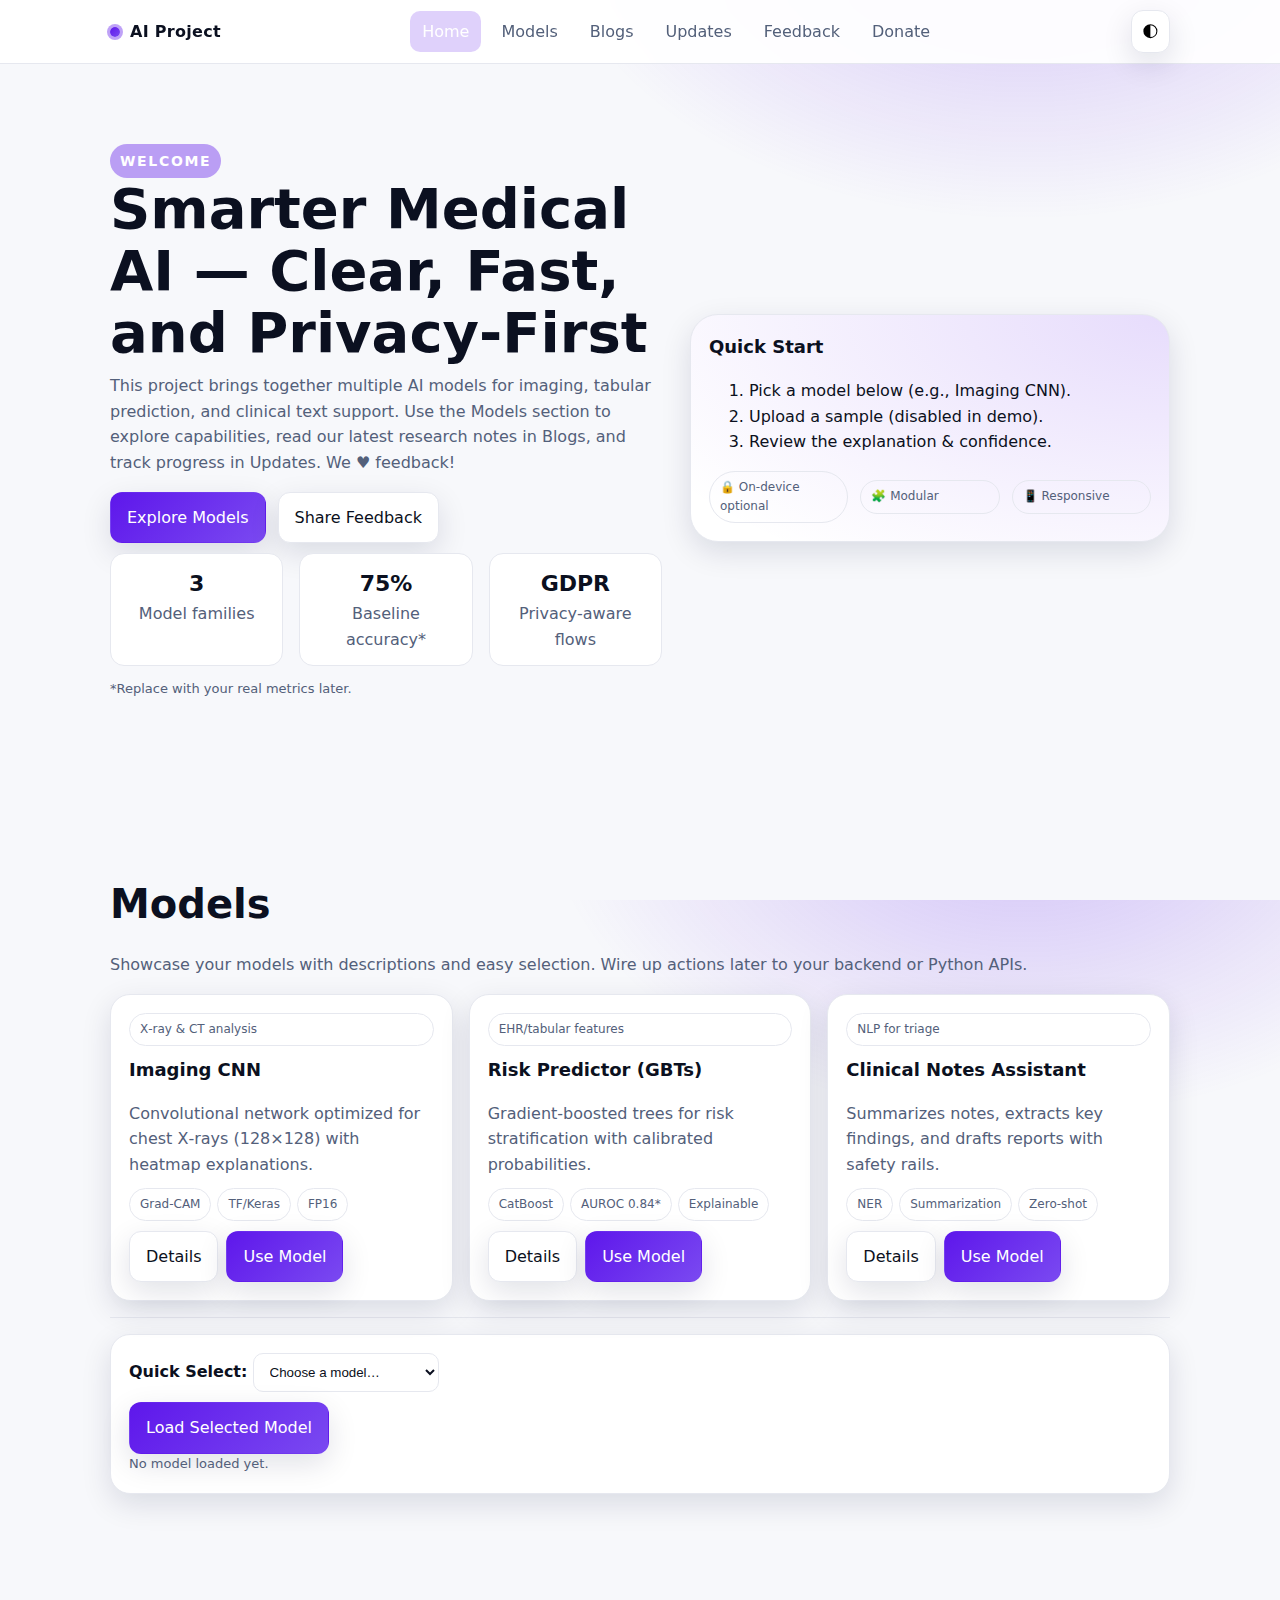
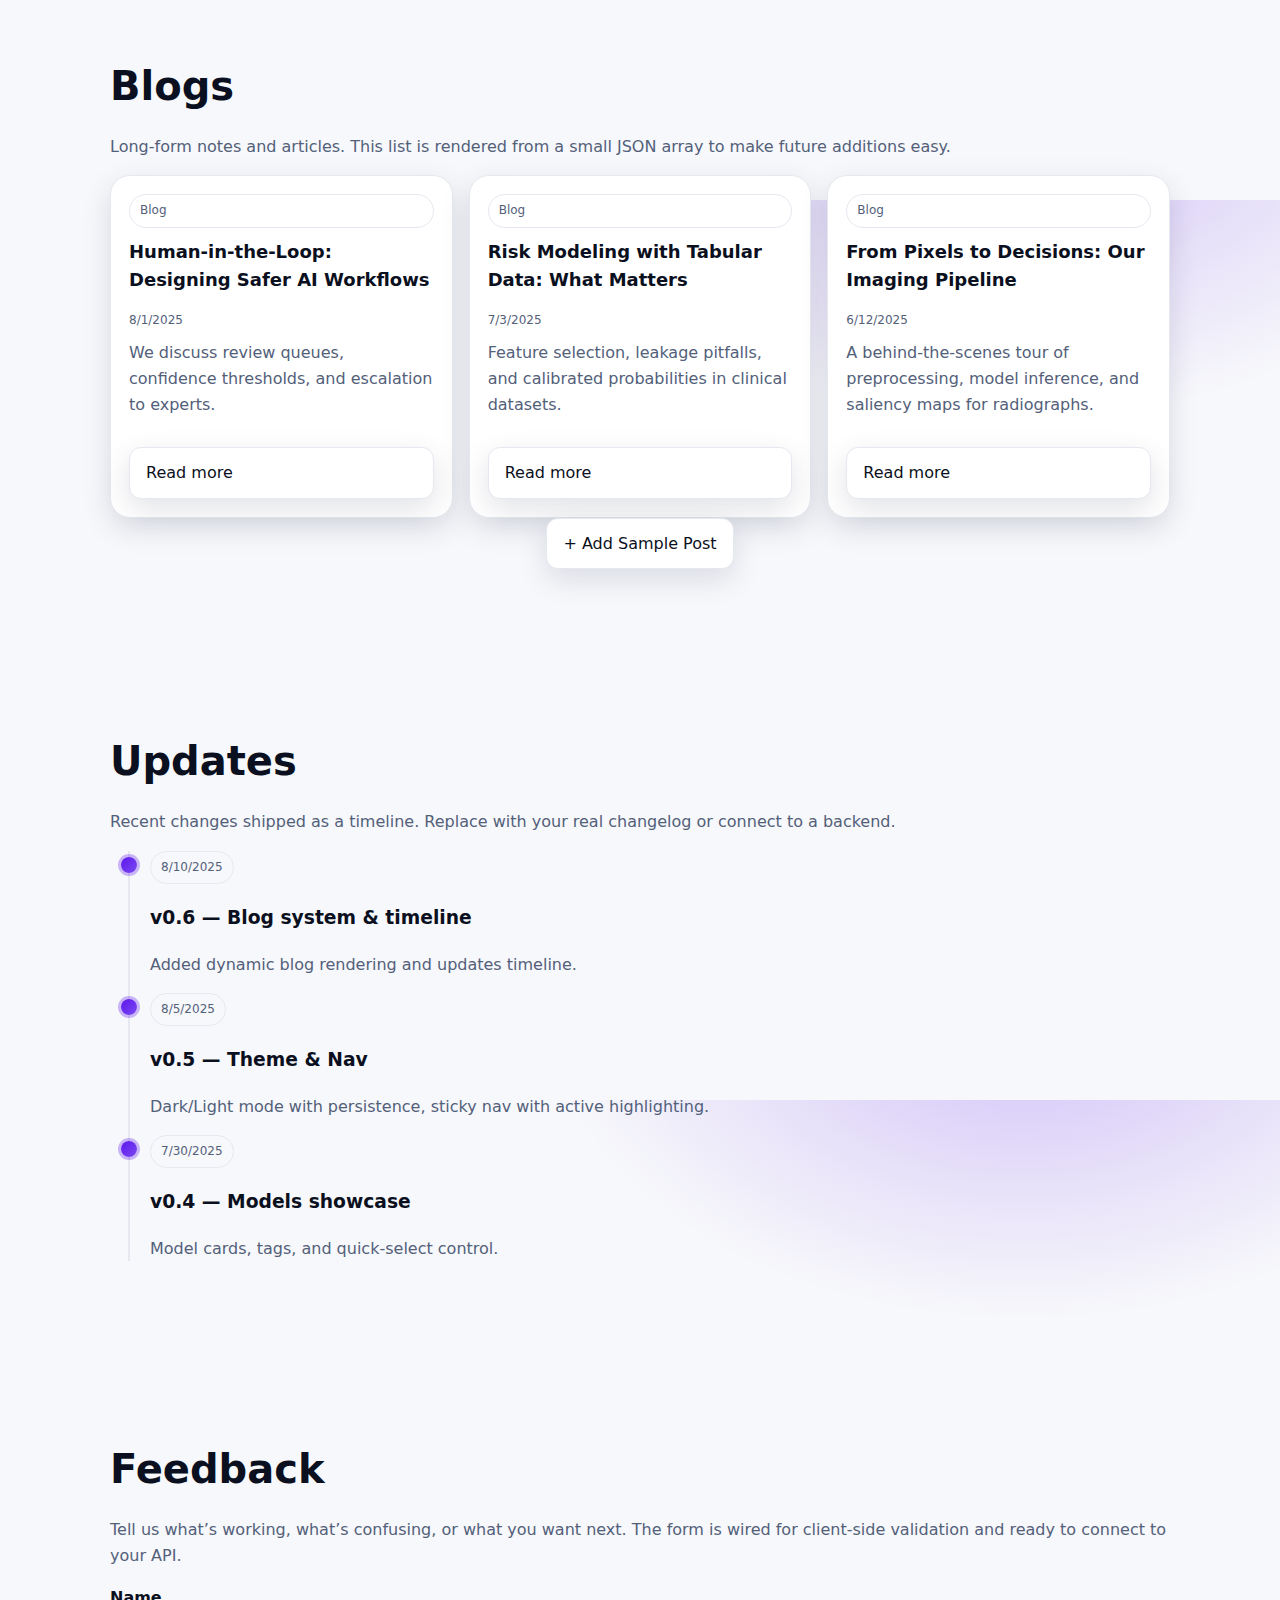
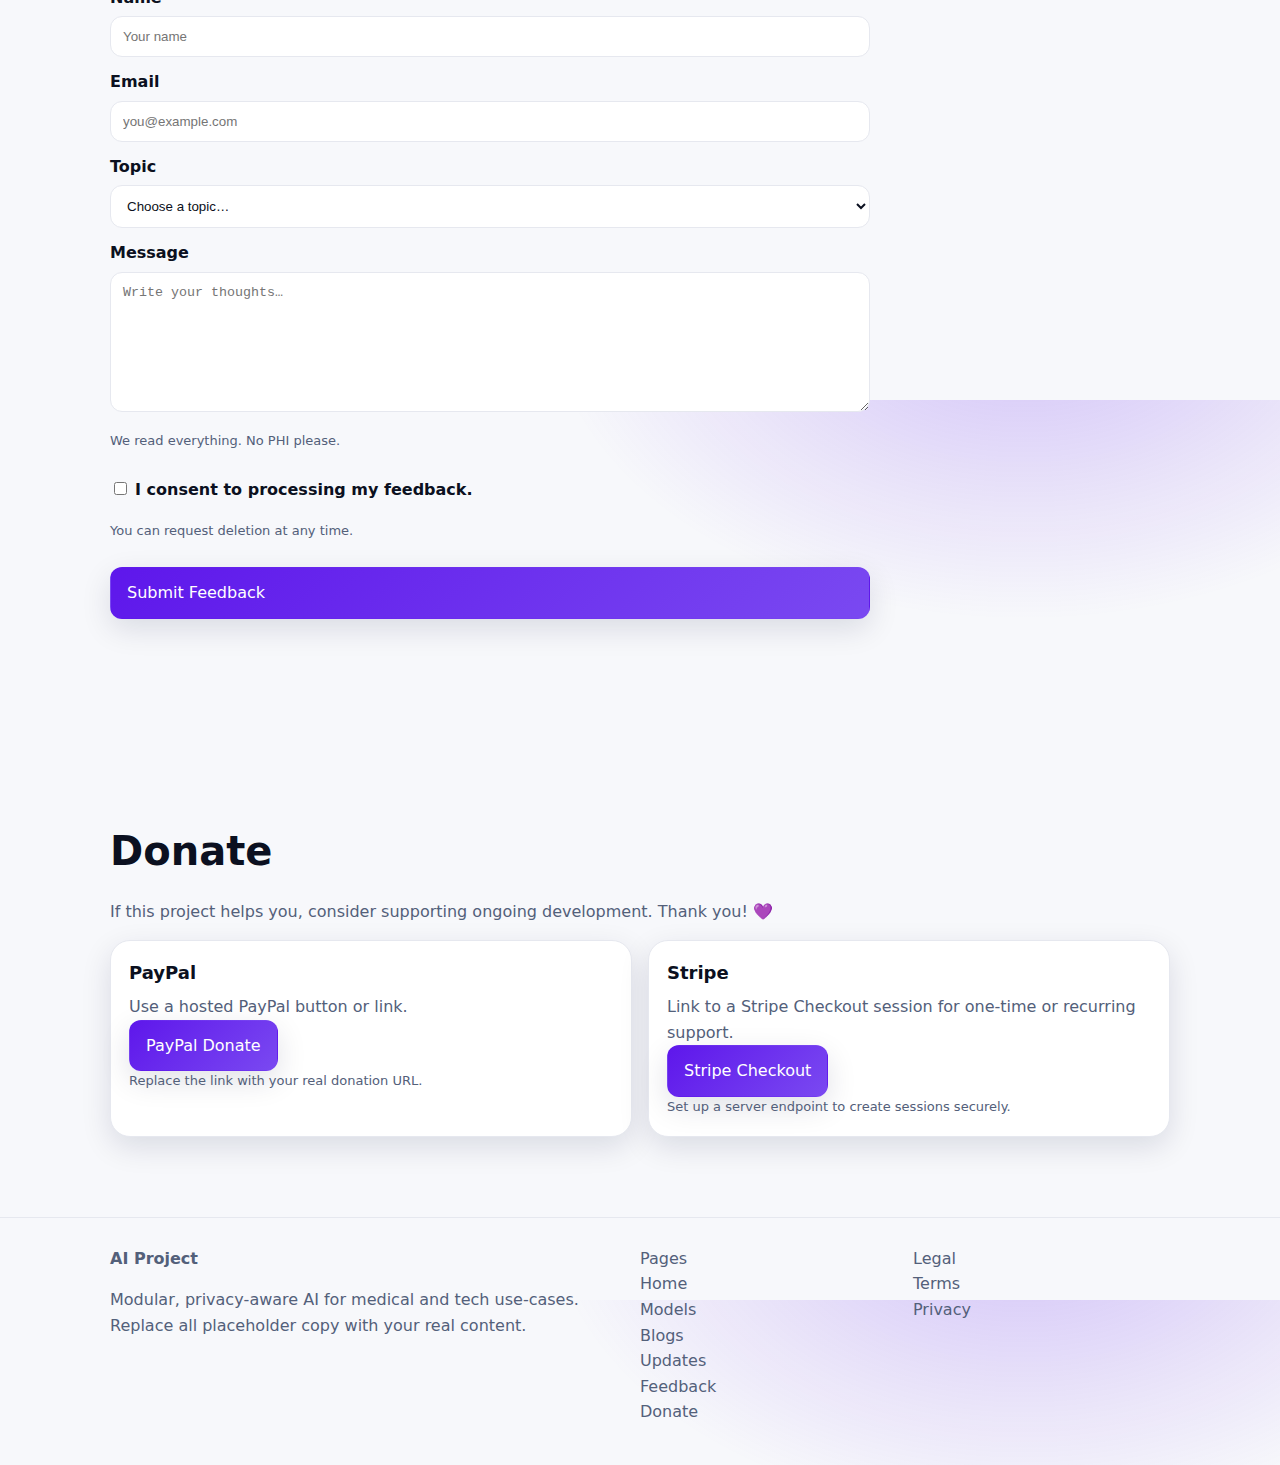
<file: New_Web/web_v1.0.html>
<!DOCTYPE html>
<html lang="en">
<head>
  <meta charset="utf-8" />
  <meta name="viewport" content="width=device-width, initial-scale=1" />
  <meta name="color-scheme" content="dark light" />
  <title>AI Project • Home</title>
  <meta name="description" content="A clean, responsive website template for an AI project with Models, Blogs, Updates, Feedback, and Donate sections." />

  <!-- Favicon (optional) -->
  <link rel="icon" href="data:image/svg+xml,<svg xmlns='http://www.w3.org/2000/svg' viewBox='0 0 100 100'><text y='0.9em' font-size='90'>🤖</text></svg>">

  <style>
    /* =============================
       Design System & Theme Tokens
       ============================= */
    :root {
      --bg: #0b0d12;
      --surface: #121521;
      --text: #e6e9ef;
      --muted: #9aa3b2;
      --primary: #5e17eb; /* You said you like this color in a past chat */
      --primary-contrast: #ffffff;
      --border: #23283a;
      --ok: #22c55e;
      --warn: #f59e0b;
      --err: #ef4444;
      --shadow: 0 10px 30px rgba(0,0,0,.25);
      --radius: 16px;
      --radius-lg: 20px;
      --radius-xl: 28px;
      --maxw: 1100px;
      --nav-h: 64px;
      --font: ui-sans-serif, system-ui, -apple-system, Segoe UI, Roboto, "Helvetica Neue", Arial, "Noto Sans", "Apple Color Emoji", "Segoe UI Emoji";
    }

    /* Light theme (toggled via .theme-light on <html>) */
    html.theme-light {
      --bg: #f7f8fb;
      --surface: #ffffff;
      --text: #0b1020;
      --muted: #53607a;
      --border: #e6e8ef;
      --shadow: 0 10px 30px rgba(10, 20, 60, .12);
    }

    /* Respect OS preference on first visit when no localStorage */
    @media (prefers-color-scheme: light) {
      html:not(.theme-dark):not(.theme-light) {
        --bg: #f7f8fb;
        --surface: #ffffff;
        --text: #0b1020;
        --muted: #53607a;
        --border: #e6e8ef;
        --shadow: 0 10px 30px rgba(10, 20, 60, .12);
      }
    }

    /* ============ Reset ============ */
    *, *::before, *::after { box-sizing: border-box; }
    html, body { height: 100%; }
    body {
      margin: 0;
      font-family: var(--font);
      color: var(--text);
      background: radial-gradient(1200px 800px at 80% -100px, rgba(94,23,235,.25), transparent 40%), var(--bg);
      line-height: 1.6;
    }
    img { max-width: 100%; display: block; }
    a { color: inherit; text-decoration: none; }
    button { font: inherit; }

    /* ============ Layout ============ */
    .container { max-width: var(--maxw); margin: 0 auto; padding: 0 20px; }
    .section { padding: 80px 0; }
    .section h2 { font-size: clamp(24px, 2.2vw + 12px, 40px); margin: 0 0 16px; }
    .section p.lead { color: var(--muted); margin-top: 0; }

    /* ============ Skip Link ============ */
    .skip-link { position: absolute; left: -999px; top: -999px; }
    .skip-link:focus { left: 16px; top: 12px; background: var(--surface); color: var(--text); padding: 8px 12px; border-radius: 10px; box-shadow: var(--shadow); }

    /* ============ Nav ============ */
    .nav {
      position: sticky; top: 0; z-index: 50; height: var(--nav-h);
      background: color-mix(in oklab, var(--surface), transparent 8%);
      backdrop-filter: blur(8px);
      border-bottom: 1px solid var(--border);
    }
    .nav-inner { height: 100%; display: flex; align-items: center; justify-content: space-between; gap: 16px; }
    .brand { display: inline-flex; align-items: center; gap: 10px; font-weight: 800; letter-spacing: 0.3px; }
    .brand .dot { width: 10px; height: 10px; border-radius: 999px; background: linear-gradient(135deg, var(--primary), #7a49f1); box-shadow: 0 0 0 3px color-mix(in oklab, var(--primary), transparent 60%); }

    .navlinks { display: flex; align-items: center; gap: 8px; }
    .navlinks a {
      padding: 8px 12px; border-radius: 10px; color: var(--muted);
    }
    .navlinks a.active { color: var(--primary-contrast); background: color-mix(in oklab, var(--primary), transparent 80%); }
    .navlinks a:hover { color: var(--text); background: color-mix(in oklab, var(--text), transparent 92%); }

    .nav-actions { display: flex; align-items: center; gap: 8px; }
    .icon-btn {
      border: 1px solid var(--border);
      background: var(--surface);
      border-radius: 12px; padding: 8px 10px; cursor: pointer;
      display: inline-flex; align-items: center; gap: 8px;
      box-shadow: var(--shadow);
    }
    .icon-btn:hover { transform: translateY(-1px); }

    /* Mobile nav */
    .hamburger { display: none; }
    @media (max-width: 900px) {
      .hamburger { display: inline-flex; }
      .navlinks { position: fixed; inset: calc(var(--nav-h) + 8px) 16px auto 16px; flex-direction: column; background: var(--surface); border: 1px solid var(--border); border-radius: var(--radius); padding: 12px; box-shadow: var(--shadow); display: none; }
      .navlinks.open { display: flex; }
    }

    /* ============ Hero / Home ============ */
    .hero { display: grid; grid-template-columns: 1.15fr 1fr; gap: 28px; align-items: center; }
    .hero h1 { font-size: clamp(32px, 3.5vw + 16px, 56px); margin: 0 0 10px; line-height: 1.1; }
    .kicker { display: inline-block; font-weight: 700; font-size: 14px; letter-spacing: .12em; color: var(--primary-contrast); background: color-mix(in oklab, var(--primary), transparent 60%); padding: 6px 10px; border-radius: 999px; }
    .cta-row { display: flex; gap: 12px; flex-wrap: wrap; margin-top: 16px; }
    .btn { display: inline-flex; align-items: center; gap: 8px; padding: 12px 16px; border-radius: 12px; border: 1px solid var(--border); background: var(--surface); color: var(--text); cursor: pointer; box-shadow: var(--shadow); }
    .btn.primary { background: linear-gradient(135deg, var(--primary), #7a49f1); color: var(--primary-contrast); border-color: transparent; }
    .btn:hover { transform: translateY(-1px); }
    .hero .card {
      border: 1px solid var(--border); padding: 18px; border-radius: var(--radius-xl);
      background: radial-gradient(600px 300px at 100% 0, color-mix(in oklab, var(--primary), transparent 85%), transparent), var(--surface);
      box-shadow: var(--shadow);
    }
    .hero .metrics { display: grid; grid-template-columns: repeat(3,1fr); gap: 12px; margin-top: 12px; }
    .metric { background: var(--surface); border: 1px solid var(--border); border-radius: 14px; padding: 12px; text-align: center; }
    .metric b { font-size: 22px; display: block; }

    @media (max-width: 900px) {
      .hero { grid-template-columns: 1fr; }
    }

    /* ============ Generic Cards/Grid ============ */
    .grid { display: grid; gap: 16px; }
    .grid.cols-3 { grid-template-columns: repeat(3, 1fr); }
    .grid.cols-2 { grid-template-columns: repeat(2, 1fr); }
    @media (max-width: 900px){ .grid.cols-3 { grid-template-columns: 1fr; } .grid.cols-2 { grid-template-columns: 1fr; } }

    .card { background: var(--surface); border: 1px solid var(--border); border-radius: var(--radius-lg); padding: 18px; box-shadow: var(--shadow); }
    .card h3 { margin: 0 0 6px; font-size: 18px; }
    .card p { margin: 0; color: var(--muted); }

    .badge { display:inline-flex; align-items:center; gap:6px; padding:6px 10px; border-radius:999px; border:1px solid var(--border); font-size: 12px; color: var(--muted); }

    /* ============ Models ============ */
    .model-card { display:flex; flex-direction:column; gap:10px; }
    .model-actions { display:flex; gap:8px; flex-wrap:wrap; }
    .select { padding: 10px 12px; border-radius: 10px; border: 1px solid var(--border); background: var(--surface); color: var(--text); }
    .model-tags { display:flex; gap:6px; flex-wrap:wrap; }

    /* ============ Blogs ============ */
    .blog-list { display:grid; gap:16px; grid-template-columns: repeat(3,1fr); }
    .blog-card { display:flex; flex-direction:column; gap:10px; }
    .blog-card time { font-size: 12px; color: var(--muted); }
    .blog-card .read-more { margin-top:auto; }
    @media (max-width: 1024px){ .blog-list { grid-template-columns: 1fr 1fr; } }
    @media (max-width: 700px){ .blog-list { grid-template-columns: 1fr; } }

    /* ============ Updates Timeline ============ */
    .timeline { position: relative; margin-left: 8px; }
    .timeline::before { content:""; position:absolute; left: 10px; top:0; bottom:0; width:2px; background: var(--border); }
    .t-item { position:relative; padding-left: 32px; margin: 14px 0; }
    .t-item::before { content:""; position:absolute; left:3px; top:6px; width:16px; height:16px; border-radius:999px; background: linear-gradient(135deg, var(--primary), #7a49f1); box-shadow: 0 0 0 3px color-mix(in oklab, var(--primary), transparent 70%); }

    /* ============ Feedback Form ============ */
    form.feedback { display:grid; gap:12px; max-width: 760px; }
    .field { display:grid; gap:6px; }
    label { font-weight: 600; }
    input[type="text"], input[type="email"], textarea, select {
      padding: 12px; border-radius: 12px; border:1px solid var(--border); background: var(--surface); color: var(--text);
    }
    textarea { min-height: 140px; resize: vertical; }
    .help { color: var(--muted); font-size: 13px; }
    .status { font-size: 14px; }

    /* ============ Footer ============ */
    footer { padding: 28px 0 40px; color: var(--muted); border-top: 1px solid var(--border); }
    .footer-grid { display:grid; gap:16px; grid-template-columns: 2fr 1fr 1fr; }
    @media (max-width: 900px){ .footer-grid { grid-template-columns: 1fr; } }

    /* ============ Utilities ============ */
    .sr-only { position:absolute; width:1px; height:1px; padding:0; margin:-1px; overflow:hidden; clip:rect(0,0,0,0); border:0; }
    .muted { color: var(--muted); }
    .center { text-align:center; }
    .spacer { height: 10px; }
    .divider { height:1px; background: var(--border); margin: 16px 0; }
  </style>
</head>
<body>
  <a href="#home" class="skip-link">Skip to content</a>

  <!-- ========================= NAVBAR ========================= -->
  <nav class="nav" aria-label="Primary">
    <div class="container nav-inner">
      <a class="brand" href="#home" aria-label="Go to Home">
        <span class="dot" aria-hidden="true"></span>
        <span>AI Project</span>
      </a>

      <button class="icon-btn hamburger" id="btnMenu" aria-label="Open menu" aria-expanded="false" aria-controls="navlinks">
        <span aria-hidden="true">☰</span>
        <span class="sr-only">Menu</span>
      </button>

      <div class="navlinks" id="navlinks" role="menubar">
        <a role="menuitem" href="#home" class="active">Home</a>
        <a role="menuitem" href="#models">Models</a>
        <a role="menuitem" href="#blogs">Blogs</a>
        <a role="menuitem" href="#updates">Updates</a>
        <a role="menuitem" href="#feedback">Feedback</a>
        <a role="menuitem" href="#donate">Donate</a>
      </div>

      <button class="icon-btn" id="btnTheme" aria-label="Toggle theme" title="Toggle dark/light">🌓<span class="sr-only">Toggle theme</span></button>
    </div>
  </nav>

  <!-- ========================= HOME ========================= -->
  <header id="home" class="section" tabindex="-1">
    <div class="container hero">
      <div>
        <span class="kicker">WELCOME</span>
        <h1>Smarter Medical AI — Clear, Fast, and Privacy‑First</h1>
        <p class="lead">This project brings together multiple AI models for imaging, tabular prediction, and clinical text support. Use the Models section to explore capabilities, read our latest research notes in Blogs, and track progress in Updates. We ♥ feedback!</p>
        <div class="cta-row">
          <a href="#models" class="btn primary">Explore Models</a>
          <a href="#feedback" class="btn">Share Feedback</a>
        </div>
        <div class="spacer"></div>
        <div class="grid cols-3">
          <div class="metric"><b>3</b><span class="muted">Model families</span></div>
          <div class="metric"><b>75%</b><span class="muted">Baseline accuracy*</span></div>
          <div class="metric"><b>GDPR</b><span class="muted">Privacy‑aware flows</span></div>
        </div>
        <p class="help">*Replace with your real metrics later.</p>
      </div>

      <div class="card" aria-labelledby="quick-start">
        <h3 id="quick-start">Quick Start</h3>
        <ol>
          <li>Pick a model below (e.g., Imaging CNN).</li>
          <li>Upload a sample (disabled in demo).</li>
          <li>Review the explanation &amp; confidence.</li>
        </ol>
        <div class="hero metrics">
          <div class="badge">🔒 On-device optional</div>
          <div class="badge">🧩 Modular</div>
          <div class="badge">📱 Responsive</div>
        </div>
      </div>
    </div>
  </header>

  <!-- ========================= MODELS ========================= -->
  <section id="models" class="section" aria-labelledby="models-title" tabindex="-1">
    <div class="container">
      <h2 id="models-title">Models</h2>
      <p class="lead">Showcase your models with descriptions and easy selection. Wire up actions later to your backend or Python APIs.</p>

      <div class="grid cols-3" id="modelGrid" aria-live="polite"></div>

      <div class="divider"></div>
      <div class="card">
        <label for="modelSelect">Quick Select:</label>
        <select id="modelSelect" class="select" aria-label="Choose model by name"></select>
        <div class="spacer"></div>
        <button class="btn primary" id="btnLoadModel">Load Selected Model</button>
        <p class="help" id="modelStatus" role="status" aria-live="polite">No model loaded yet.</p>
      </div>
    </div>
  </section>

  <!-- ========================= BLOGS ========================= -->
  <section id="blogs" class="section" aria-labelledby="blogs-title" tabindex="-1">
    <div class="container">
      <h2 id="blogs-title">Blogs</h2>
      <p class="lead">Long‑form notes and articles. This list is rendered from a small JSON array to make future additions easy.</p>
      <div class="blog-list" id="blogList" aria-live="polite"></div>
      <div class="center">
        <button class="btn" id="btnAddSamplePost" title="Add a placeholder blog post">+ Add Sample Post</button>
      </div>
    </div>
  </section>

  <!-- ========================= UPDATES ========================= -->
  <section id="updates" class="section" aria-labelledby="updates-title" tabindex="-1">
    <div class="container">
      <h2 id="updates-title">Updates</h2>
      <p class="lead">Recent changes shipped as a timeline. Replace with your real changelog or connect to a backend.</p>
      <div class="timeline" id="timeline" aria-live="polite"></div>
    </div>
  </section>

  <!-- ========================= FEEDBACK ========================= -->
  <section id="feedback" class="section" aria-labelledby="feedback-title" tabindex="-1">
    <div class="container">
      <h2 id="feedback-title">Feedback</h2>
      <p class="lead">Tell us what’s working, what’s confusing, or what you want next. The form is wired for client‑side validation and ready to connect to your API.</p>

      <form class="feedback" id="feedbackForm" novalidate>
        <div class="field">
          <label for="name">Name</label>
          <input id="name" name="name" type="text" autocomplete="name" placeholder="Your name" required />
        </div>
        <div class="field">
          <label for="email">Email</label>
          <input id="email" name="email" type="email" autocomplete="email" placeholder="you@example.com" required />
        </div>
        <div class="field">
          <label for="topic">Topic</label>
          <select id="topic" name="topic" required>
            <option value="">Choose a topic…</option>
            <option>General Impression</option>
            <option>Bug Report</option>
            <option>Feature Request</option>
            <option>Model Accuracy</option>
          </select>
        </div>
        <div class="field">
          <label for="message">Message</label>
          <textarea id="message" name="message" placeholder="Write your thoughts…" required></textarea>
          <p class="help">We read everything. No PHI please.</p>
        </div>
        <div class="field">
          <label class="sr-only" for="consent">Consent</label>
          <div>
            <input id="consent" type="checkbox" required aria-describedby="consentHelp" />
            <label for="consent">I consent to processing my feedback.</label>
          </div>
          <p class="help" id="consentHelp">You can request deletion at any time.</p>
        </div>
        <button class="btn primary" type="submit">Submit Feedback</button>
        <p class="status" id="feedbackStatus" role="status" aria-live="polite"></p>
      </form>

      <!-- Backend wiring (optional):
           - Firebase: call addDoc(collection(db,'feedback'), payload)
           - Node/Express: POST /api/feedback with JSON body
           See JS section for a stub. -->
    </div>
  </section>

  <!-- ========================= DONATE ========================= -->
  <section id="donate" class="section" aria-labelledby="donate-title" tabindex="-1">
    <div class="container">
      <h2 id="donate-title">Donate</h2>
      <p class="lead">If this project helps you, consider supporting ongoing development. Thank you! 💜</p>
      <div class="grid cols-2">
        <div class="card">
          <h3>PayPal</h3>
          <p class="muted">Use a hosted PayPal button or link.</p>
          <a class="btn primary" href="#" target="_blank" rel="noopener noreferrer">PayPal Donate</a>
          <p class="help">Replace the link with your real donation URL.</p>
        </div>
        <div class="card">
          <h3>Stripe</h3>
          <p class="muted">Link to a Stripe Checkout session for one‑time or recurring support.</p>
          <a class="btn primary" href="#" target="_blank" rel="noopener noreferrer">Stripe Checkout</a>
          <p class="help">Set up a server endpoint to create sessions securely.</p>
        </div>
      </div>
    </div>
  </section>

  <!-- ========================= FOOTER ========================= -->
  <footer>
    <div class="container footer-grid">
      <div>
        <strong>AI Project</strong>
        <p class="muted">Modular, privacy‑aware AI for medical and tech use‑cases. Replace all placeholder copy with your real content.</p>
      </div>
      <div>
        <div class="muted">Pages</div>
        <div><a href="#home">Home</a></div>
        <div><a href="#models">Models</a></div>
        <div><a href="#blogs">Blogs</a></div>
        <div><a href="#updates">Updates</a></div>
        <div><a href="#feedback">Feedback</a></div>
        <div><a href="#donate">Donate</a></div>
      </div>
      <div>
        <div class="muted">Legal</div>
        <div><a href="#">Terms</a></div>
        <div><a href="#">Privacy</a></div>
      </div>
    </div>
  </footer>

  <!-- ========================= SCRIPTS ========================= -->
  <script type="module">
    // =============================================================
    // Utility: DOM helpers
    // =============================================================
    const $ = (sel, root=document) => root.querySelector(sel);
    const $$ = (sel, root=document) => Array.from(root.querySelectorAll(sel));

    // Smooth scroll for in-page anchors (respects reduced motion)
    const prefersReduced = window.matchMedia('(prefers-reduced-motion: reduce)').matches;
    function smoothScrollTo(id){
      const el = $(id);
      if(!el) return;
      const top = el.getBoundingClientRect().top + window.scrollY - 72;
      window.scrollTo({ top, behavior: prefersReduced ? 'auto' : 'smooth' });
    }

    // =============================================================
    // Theme: toggle + persistence
    // =============================================================
    const THEME_KEY = 'theme'; // 'light' | 'dark'
    const html = document.documentElement;

    // Load initial theme from localStorage
    (function initTheme(){
      const saved = localStorage.getItem(THEME_KEY);
      if(saved === 'light') html.classList.add('theme-light');
      else if(saved === 'dark') html.classList.add('theme-dark');
    })();

    function toggleTheme(){
      const isLight = html.classList.toggle('theme-light');
      if(isLight){ html.classList.remove('theme-dark'); localStorage.setItem(THEME_KEY, 'light'); }
      else { html.classList.add('theme-dark'); localStorage.setItem(THEME_KEY, 'dark'); }
    }

    $('#btnTheme').addEventListener('click', toggleTheme);

    // =============================================================
    // Navbar: mobile open/close + active link highlighting
    // =============================================================
    const navlinks = $('#navlinks');
    const btnMenu = $('#btnMenu');

    btnMenu.addEventListener('click', () => {
      const open = navlinks.classList.toggle('open');
      btnMenu.setAttribute('aria-expanded', String(open));
    });

    // Close mobile nav when clicking a link
    navlinks.addEventListener('click', (e) => {
      if(e.target.matches('a')){
        navlinks.classList.remove('open');
        btnMenu.setAttribute('aria-expanded', 'false');
      }
    });

    // Smooth scroll for nav links
    $$('#navlinks a').forEach(a => {
      a.addEventListener('click', (e) => {
        if(a.getAttribute('href').startsWith('#')){
          e.preventDefault();
          smoothScrollTo(a.getAttribute('href'));
        }
      });
    });

    // Active section highlighting via IntersectionObserver
    const sections = ['#home','#models','#blogs','#updates','#feedback','#donate'].map(id => $(id));
    const linkById = new Map($$('#navlinks a').map(a => [a.getAttribute('href'), a]));

    const io = new IntersectionObserver((entries) => {
      entries.forEach(entry => {
        const id = '#' + entry.target.id;
        const link = linkById.get(id);
        if(!link) return;
        if(entry.isIntersecting){
          $$('#navlinks a').forEach(x => x.classList.remove('active'));
          link.classList.add('active');
          history.replaceState(null, '', id); // update hash without scrolling
        }
      });
    }, { rootMargin: '-50% 0% -40% 0%', threshold: 0 });

    sections.forEach(sec => io.observe(sec));

    // =============================================================
    // Data: sample content (edit/replace freely)
    // =============================================================
    const MODELS = [
      {
        id: 'img-cnn',
        name: 'Imaging CNN',
        tagline: 'X‑ray & CT analysis',
        desc: 'Convolutional network optimized for chest X‑rays (128×128) with heatmap explanations.',
        chips: ['Grad‑CAM', 'TF/Keras', 'FP16'],
      },
      {
        id: 'tabular-gbt',
        name: 'Risk Predictor (GBTs)',
        tagline: 'EHR/tabular features',
        desc: 'Gradient‑boosted trees for risk stratification with calibrated probabilities.',
        chips: ['CatBoost', 'AUROC 0.84*', 'Explainable'],
      },
      {
        id: 'nlp-llm',
        name: 'Clinical Notes Assistant',
        tagline: 'NLP for triage',
        desc: 'Summarizes notes, extracts key findings, and drafts reports with safety rails.',
        chips: ['NER', 'Summarization', 'Zero‑shot'],
      },
    ];

    const BLOGS = [
      {
        id: 'b-1',
        title: 'From Pixels to Decisions: Our Imaging Pipeline',
        date: '2025-06-12',
        excerpt: 'A behind‑the‑scenes tour of preprocessing, model inference, and saliency maps for radiographs.'
      },
      {
        id: 'b-2',
        title: 'Risk Modeling with Tabular Data: What Matters',
        date: '2025-07-03',
        excerpt: 'Feature selection, leakage pitfalls, and calibrated probabilities in clinical datasets.'
      },
      {
        id: 'b-3',
        title: 'Human‑in‑the‑Loop: Designing Safer AI Workflows',
        date: '2025-08-01',
        excerpt: 'We discuss review queues, confidence thresholds, and escalation to experts.'
      },
    ];

    const UPDATES = [
      { date: '2025-08-10', title: 'v0.6 — Blog system & timeline', notes: 'Added dynamic blog rendering and updates timeline.' },
      { date: '2025-08-05', title: 'v0.5 — Theme & Nav', notes: 'Dark/Light mode with persistence, sticky nav with active highlighting.' },
      { date: '2025-07-30', title: 'v0.4 — Models showcase', notes: 'Model cards, tags, and quick‑select control.' },
    ];

    // =============================================================
    // Renderers
    // =============================================================
    function renderModels(){
      const grid = $('#modelGrid');
      grid.innerHTML = '';
      MODELS.forEach(m => {
        const el = document.createElement('article');
        el.className = 'card model-card';
        el.innerHTML = `
          <div class="badge">${m.tagline}</div>
          <h3>${m.name}</h3>
          <p>${m.desc}</p>
          <div class="model-tags">${m.chips.map(c => `<span class="badge">${c}</span>`).join('')}</div>
          <div class="model-actions">
            <button class="btn" data-action="details" data-id="${m.id}">Details</button>
            <button class="btn primary" data-action="select" data-id="${m.id}">Use Model</button>
          </div>`;
        grid.appendChild(el);
      });

      // Populate select
      const sel = $('#modelSelect');
      sel.innerHTML = '<option value="">Choose a model…</option>' + MODELS.map(m => `<option value="${m.id}">${m.name}</option>`).join('');

      // Bind action buttons
      grid.addEventListener('click', (e) => {
        const btn = e.target.closest('button[data-action]');
        if(!btn) return;
        const { action, id } = btn.dataset;
        if(action === 'details'){
          const model = MODELS.find(x => x.id === id);
          alert(`${model.name}\n\n${model.desc}\n\nTags: ${model.chips.join(', ')}`);
        } else if(action === 'select'){
          $('#modelSelect').value = id;
          $('#modelStatus').textContent = `Selected: ${MODELS.find(x => x.id===id).name}`;
        }
      });
    }

    function renderBlogs(){
      const list = $('#blogList');
      list.innerHTML = '';
      BLOGS.sort((a,b) => b.date.localeCompare(a.date));
      BLOGS.forEach(post => {
        const el = document.createElement('article');
        el.className = 'card blog-card';
        el.innerHTML = `
          <div class="badge">Blog</div>
          <h3>${post.title}</h3>
          <time datetime="${post.date}">${new Date(post.date).toLocaleDateString()}</time>
          <p>${post.excerpt}</p>
          <div class="spacer"></div>
          <a class="btn read-more" href="#" aria-label="Read ${post.title}">Read more</a>`;
        list.appendChild(el);
      });
    }

    function renderUpdates(){
      const t = $('#timeline');
      t.innerHTML = '';
      UPDATES.sort((a,b) => b.date.localeCompare(a.date));
      UPDATES.forEach(u => {
        const el = document.createElement('div');
        el.className = 't-item';
        el.innerHTML = `<div class="badge">${new Date(u.date).toLocaleDateString()}</div><h3>${u.title}</h3><p class="muted">${u.notes}</p>`;
        t.appendChild(el);
      });
    }

    // Initial render
    renderModels();
    renderBlogs();
    renderUpdates();

    // Add sample blog post button
    $('#btnAddSamplePost').addEventListener('click', () => {
      const n = BLOGS.length + 1;
      BLOGS.push({ id: `b-${n}`, title: `New Post #${n}`, date: new Date().toISOString().slice(0,10), excerpt: 'Placeholder body — replace with your content.' });
      renderBlogs();
    });

    // Model quick-select
    $('#btnLoadModel').addEventListener('click', () => {
      const id = $('#modelSelect').value;
      if(!id){ $('#modelStatus').textContent = 'Please choose a model first.'; return; }
      const model = MODELS.find(x => x.id===id);
      // Stub: replace with real loader (e.g., fetch /models/:id or WebAssembly/TensorFlow.js init)
      $('#modelStatus').textContent = `Loaded: ${model.name} (demo stub)`;
    });

    // =============================================================
    // Feedback form: client-side validation + optional backend stub
    // =============================================================
    $('#feedbackForm').addEventListener('submit', async (e) => {
      e.preventDefault();
      const status = $('#feedbackStatus');
      status.textContent = '';

      const fd = new FormData(e.target);
      const payload = Object.fromEntries(fd.entries());
      if(!$('#consent').checked){ status.textContent = 'Please provide consent to submit.'; return; }

      // Simple client-side validation
      for(const [k,v] of Object.entries(payload)){
        if(!String(v).trim()){ status.textContent = 'Please fill all fields.'; return; }
      }

      // Optional: send to your backend (UNCOMMENT & set URL)
      /*
      try {
        const res = await fetch('/api/feedback', {
          method: 'POST',
          headers: { 'Content-Type': 'application/json' },
          body: JSON.stringify(payload)
        });
        if(!res.ok) throw new Error('Network error');
        status.textContent = 'Thanks! Your feedback was submitted.';
        status.style.color = 'var(--ok)';
        e.target.reset();
        $('#consent').checked = false;
        return;
      } catch (err) {
        status.textContent = 'Submission failed. Please try again later.';
        status.style.color = 'var(--err)';
        return;
      }
      */

      // Demo behavior: log + pretend success
      console.info('Feedback payload (demo):', payload);
      status.textContent = 'Thanks! (Demo) Feedback captured in console.';
      status.style.color = 'var(--ok)';
      e.target.reset();
      $('#consent').checked = false;
    });

    // =============================================================
    // Accessibility enhancements
    // =============================================================
    // Trap focus in mobile menu when open (basic)
    document.addEventListener('keydown', (e) => {
      if(e.key !== 'Tab') return;
      if(!navlinks.classList.contains('open')) return;
      const focusables = $$('a, button, select, [tabindex]:not([tabindex="-1"])', navlinks);
      const first = focusables[0];
      const last = focusables[focusables.length - 1];
      if(e.shiftKey && document.activeElement === first){ e.preventDefault(); last.focus(); }
      else if(!e.shiftKey && document.activeElement === last){ e.preventDefault(); first.focus(); }
    });
  </script>

  <!-- ========================= OPTIONAL BACKEND NOTES =========================
    Firebase (very quick):

    1) Add Firebase SDK scripts and initialize app + Firestore.
    2) Replace the fetch stub with:

      import { addDoc, collection } from 'firebase/firestore';
      await addDoc(collection(db, 'feedback'), payload);

    Node/Express (simple):

    POST /api/feedback
    Body: { name, email, topic, message }
    Store in a database (SQLite/Postgres) or forward to email/Discord.
  ========================================================================== -->
</body>
</html>
</file>
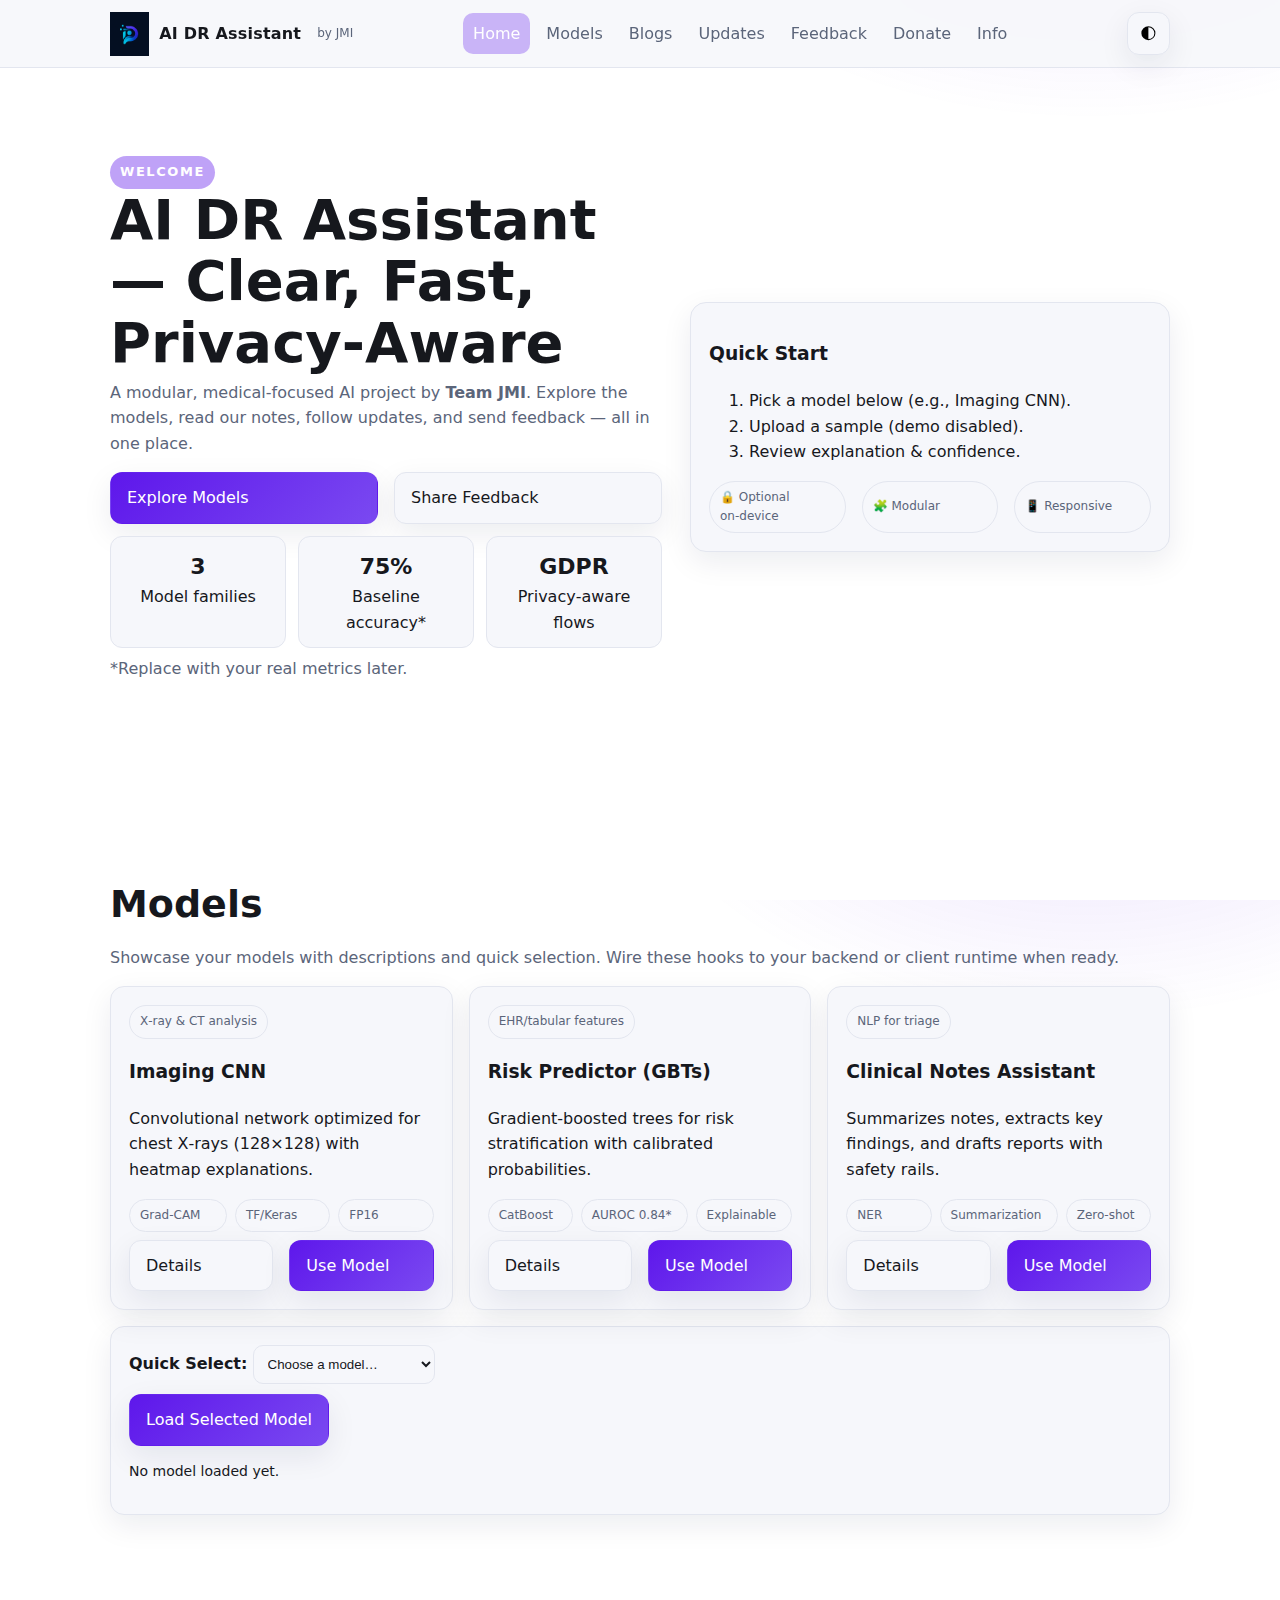
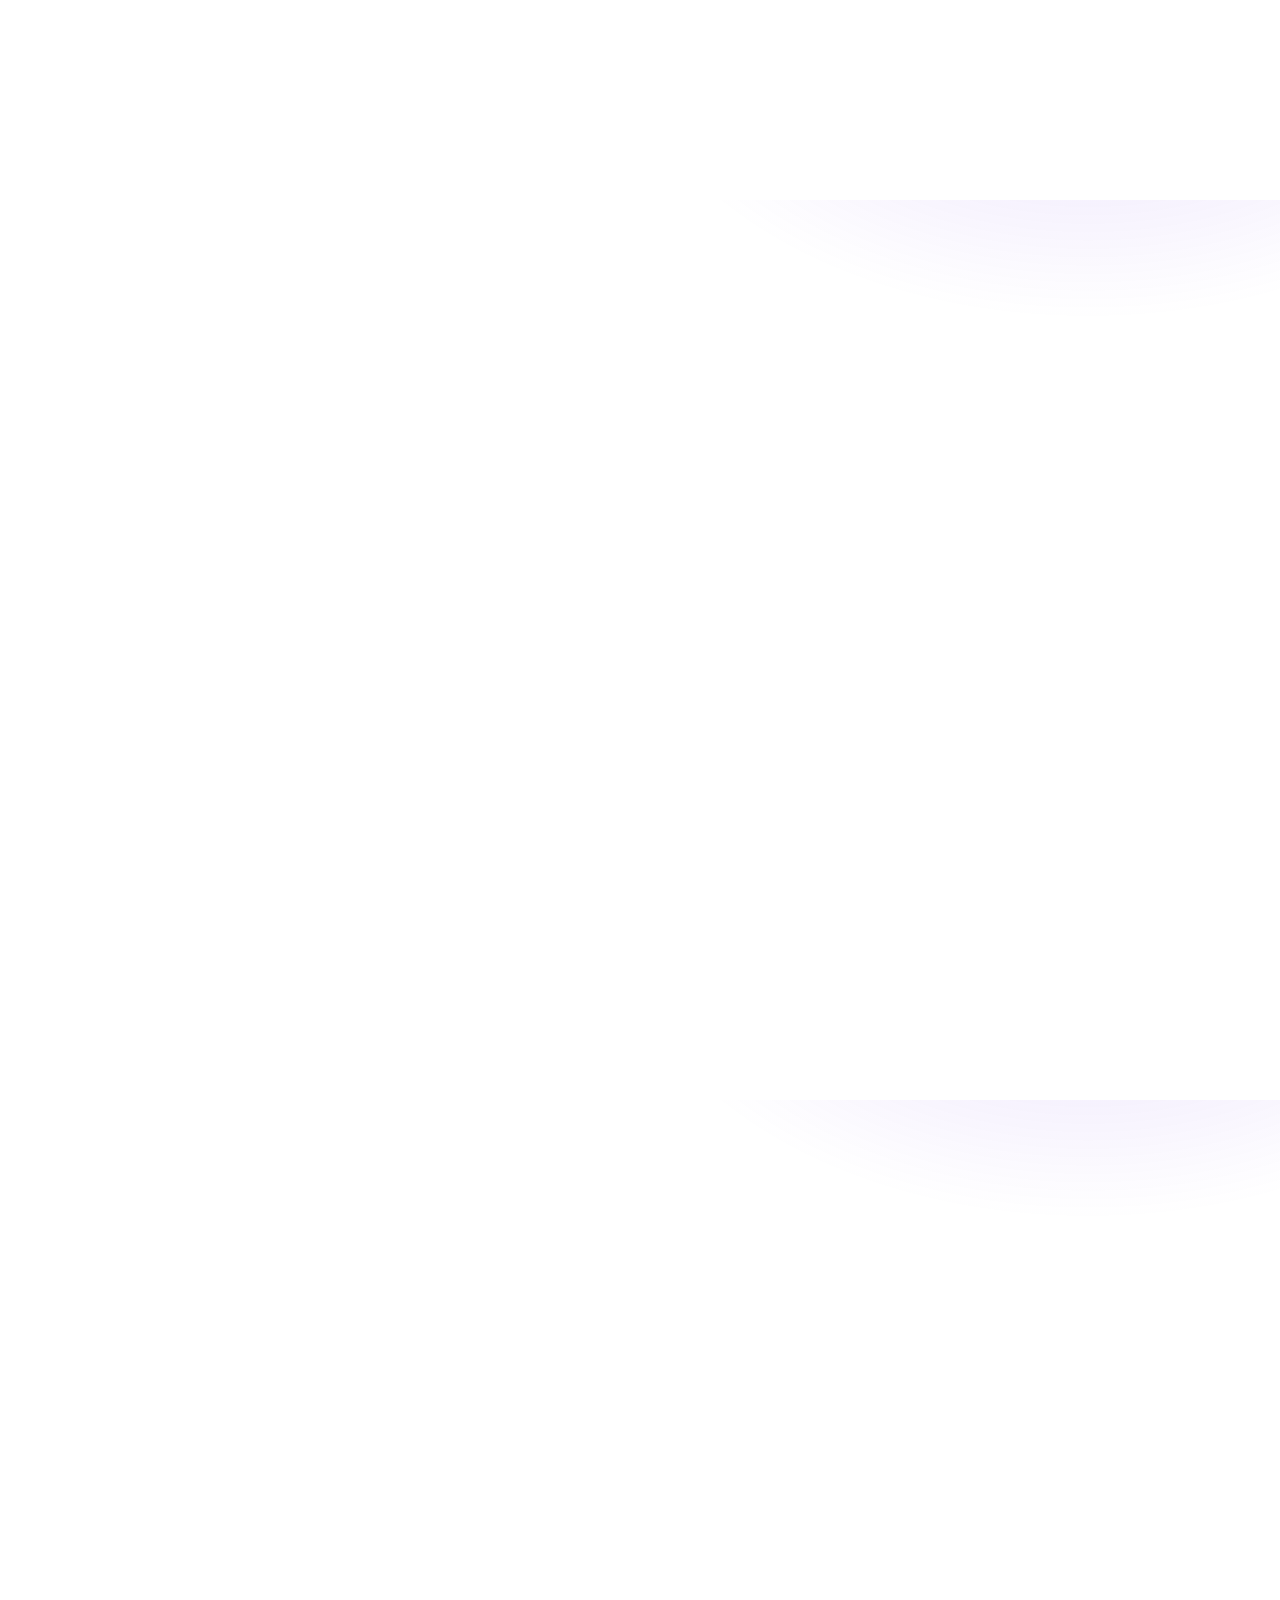
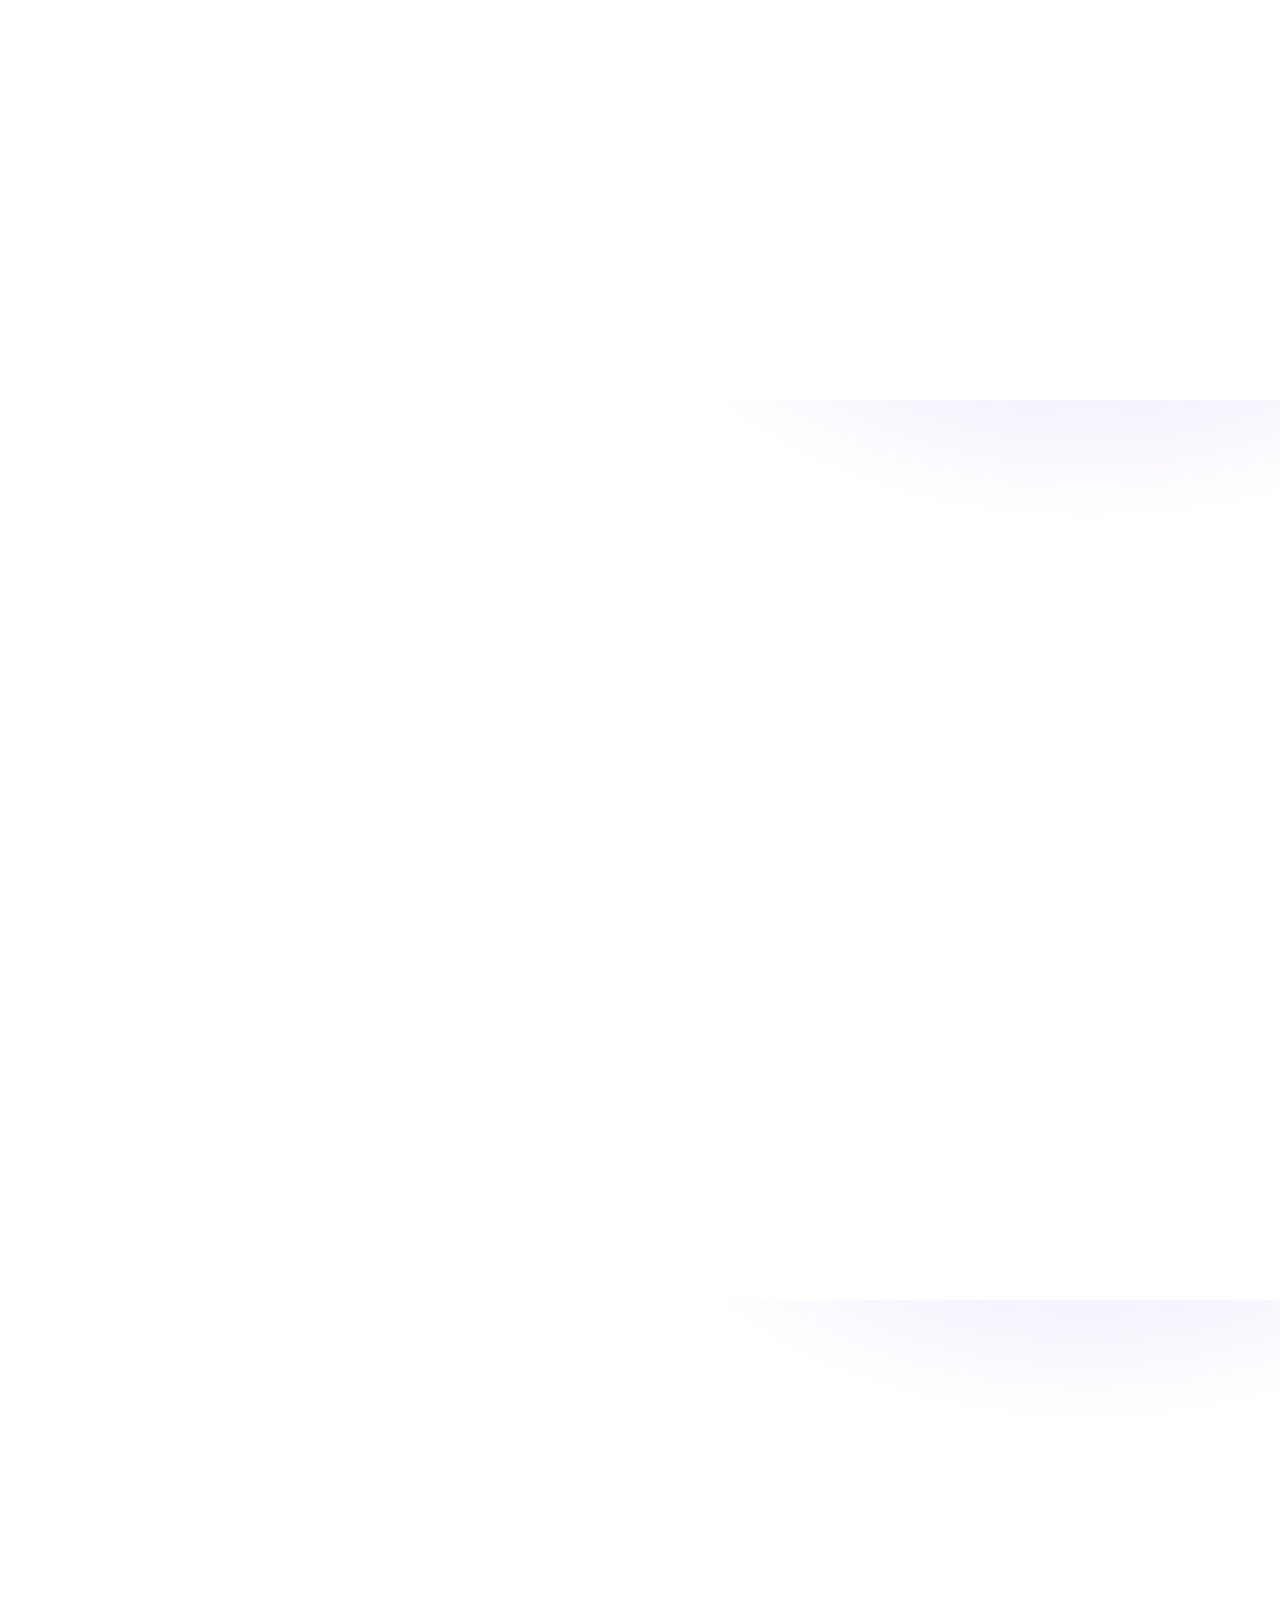
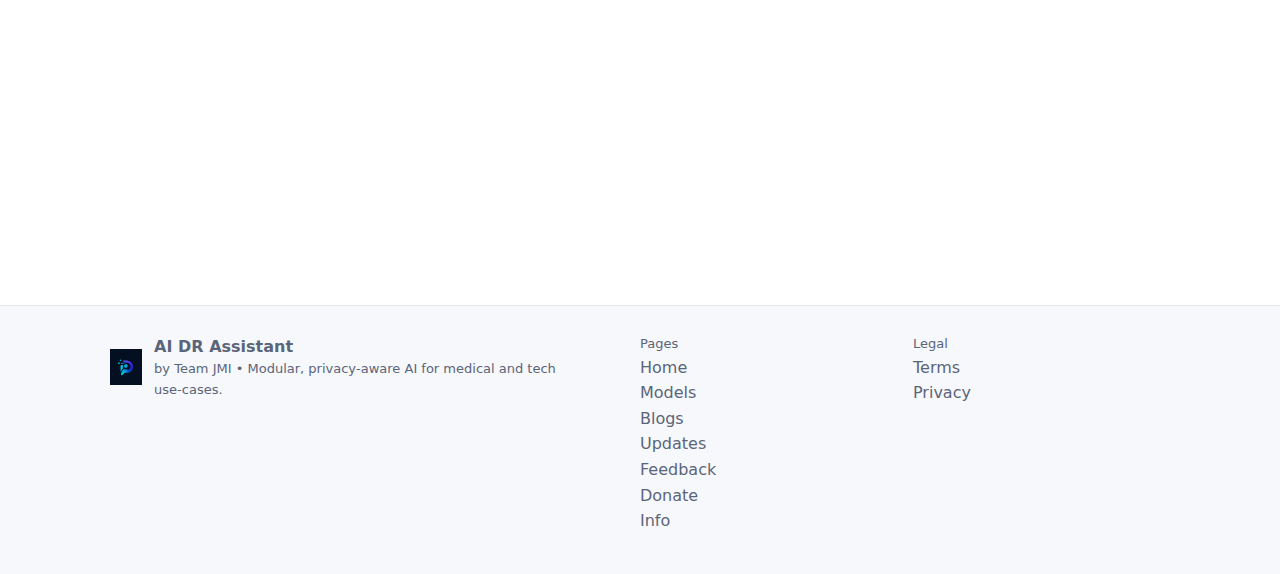
<file: New_Web/web_v1.1.html>
<!DOCTYPE html>
<html lang="en">
<head>
  <meta charset="UTF-8" />
  <meta name="viewport" content="width=device-width, initial-scale=1.0" />
  <title>AI DR Assistant — JMI</title>
  <meta name="description" content="AI DR Assistant by Team JMI: models, blogs, updates, feedback, donate, and team info." />
  <meta name="color-scheme" content="dark light" />

  <style>
    /* =============================================================
       THEME & DESIGN TOKENS
       - Uses CSS variables and a data-theme attribute for persistence
       - Update --primary to match your brand accent
       ============================================================= */
    :root {
      --bg: #ffffff;
      --surface: #f6f7fb;
      --text: #16181d;
      --muted: #5b657a;
      --primary: #5e17eb; /* Brand accent */
      --primary-contrast: #ffffff;
      --border: #e3e6ef;
      --radius: 14px;
      --shadow: 0 10px 30px rgba(10,20,60,.08);
      --transition: 250ms ease;
      --nav-h: 68px;
      --maxw: 1100px;
      --focus: 3px solid color-mix(in oklab, var(--primary), white 40%);
    }
    [data-theme="dark"] {
      --bg: #0f1117;
      --surface: #161a23;
      --text: #e9ecf1;
      --muted: #9aa3b2;
      --border: #23283a;
      --shadow: 0 10px 30px rgba(0,0,0,.35);
    }

    /* Global reset & base */
    *, *::before, *::after { box-sizing: border-box; }
    html, body { height: 100%; }
    html { scroll-behavior: smooth; }
    body {
      margin: 0;
      font-family: ui-sans-serif, system-ui, -apple-system, Segoe UI, Roboto, Helvetica, Arial, "Apple Color Emoji", "Segoe UI Emoji";
      background: radial-gradient(1200px 800px at 85% -200px, color-mix(in oklab, var(--primary), transparent 85%), transparent 40%), var(--bg);
      color: var(--text);
      line-height: 1.6;
      transition: background-color var(--transition), color var(--transition);
    }
    img { max-width: 100%; height: auto; display: block; }
    a { color: inherit; text-decoration: none; }
    button { font: inherit; cursor: pointer; }
    :focus-visible { outline: var(--focus); outline-offset: 2px; border-radius: 10px; }

    .container { max-width: var(--maxw); margin: 0 auto; padding: 0 20px; }
    .section { padding: 88px 0; }
    .section h2 { margin: 0 0 10px; font-size: clamp(22px, 2.1vw + 14px, 38px); color: var(--text); }
    .lead { color: var(--muted); margin-top: 0; }

    /* Skip link for accessibility */
    .skip-link { position: absolute; left: -999px; top: -999px; }
    .skip-link:focus { left: 16px; top: 12px; background: var(--surface); padding: 8px 12px; border-radius: 10px; box-shadow: var(--shadow); }

    /* =============================================================
       NAVBAR (fixed) with brand, logo, theme toggle
       ============================================================= */
    .nav {
      position: sticky; top: 0; z-index: 50; height: var(--nav-h);
      background: color-mix(in oklab, var(--surface), transparent 10%);
      backdrop-filter: blur(10px);
      border-bottom: 1px solid var(--border);
    }
    .nav-inner { height: 100%; display: flex; align-items: center; justify-content: space-between; gap: 16px; }
    .brand { display: inline-flex; align-items: center; gap: 10px; text-wrap: nowrap; }
    .brand-img { height: clamp(28px, 5vw, 44px); width: auto; aspect-ratio: auto; }
    .brand-name { font-weight: 800; letter-spacing: .2px; }
    .brand-sub { color: var(--muted); font-size: 12px; margin-left: 6px; }

    .navlinks { display: flex; align-items: center; gap: 6px; }
    .navlinks a { padding: 8px 10px; border-radius: 10px; color: var(--muted); transition: transform var(--transition), background-color var(--transition), color var(--transition); }
    .navlinks a:hover { color: var(--text); background: color-mix(in oklab, var(--text), transparent 92%); transform: translateY(-1px); }
    .navlinks a.active { color: var(--primary-contrast); background: color-mix(in oklab, var(--primary), transparent 70%); }

    .nav-actions { display: flex; align-items: center; gap: 8px; }
    .icon-btn { border: 1px solid var(--border); background: var(--surface); border-radius: 12px; padding: 8px 12px; box-shadow: var(--shadow); transition: transform var(--transition), background-color var(--transition); }
    .icon-btn:hover { transform: translateY(-1px); }

    /* Mobile nav (simple collapse)**/
    .hamburger { display: none; }
    @media (max-width: 900px) {
      .hamburger { display: inline-flex; }
      .navlinks { position: fixed; inset: calc(var(--nav-h) + 8px) 16px auto 16px; flex-direction: column; background: var(--surface); border: 1px solid var(--border); border-radius: var(--radius); padding: 12px; box-shadow: var(--shadow); display: none; }
      .navlinks.open { display: flex; }
    }

    /* =============================================================
       BUTTONS & BADGES
       ============================================================= */
    .btn { display: inline-flex; align-items: center; gap: 8px; padding: 12px 16px; border-radius: 12px; border: 1px solid var(--border); background: var(--surface); color: var(--text); box-shadow: var(--shadow); transition: transform var(--transition), background-color var(--transition), box-shadow var(--transition); }
    .btn:hover { transform: translateY(-2px); }
    .btn.primary { background: linear-gradient(135deg, var(--primary), #7a49f1); color: var(--primary-contrast); border-color: transparent; }

    .badge { display:inline-flex; align-items:center; gap:6px; padding:6px 10px; border-radius:999px; border:1px solid var(--border); font-size: 12px; color: var(--muted); background: var(--surface); }

    /* =============================================================
       HERO (HOME)
       ============================================================= */
    .hero { display: grid; grid-template-columns: 1.15fr 1fr; gap: 28px; align-items: center; }
    .hero h1 { font-size: clamp(30px, 3.6vw + 16px, 56px); margin: 0 0 6px; line-height: 1.1; }
    .kicker { display: inline-block; font-weight: 700; font-size: 13px; letter-spacing: .12em; color: var(--primary-contrast); background: color-mix(in oklab, var(--primary), transparent 60%); padding: 6px 10px; border-radius: 999px; }
    .hero-card { border: 1px solid var(--border); padding: 18px; border-radius: 16px; background: var(--surface); box-shadow: var(--shadow); }
    .metrics { display: grid; grid-template-columns: repeat(3,1fr); gap: 12px; margin-top: 12px; }
    .metric { background: var(--surface); border: 1px solid var(--border); border-radius: 12px; padding: 12px; text-align: center; }
    .metric b { font-size: 22px; display: block; }
    @media (max-width: 900px) { .hero { grid-template-columns: 1fr; } }

    /* =============================================================
       GRIDS & CARDS
       ============================================================= */
    .grid { display: grid; gap: 16px; }
    .grid.cols-3 { grid-template-columns: repeat(3, 1fr); }
    .grid.cols-2 { grid-template-columns: repeat(2, 1fr); }
    @media (max-width: 900px){ .grid.cols-3, .grid.cols-2 { grid-template-columns: 1fr; } }

    .card { background: var(--surface); border: 1px solid var(--border); border-radius: var(--radius); padding: 18px; box-shadow: var(--shadow); transition: transform var(--transition), box-shadow var(--transition); }
    .card:hover { transform: translateY(-4px); box-shadow: 0 14px 40px rgba(0,0,0,.12); }

    /* =============================================================
       BLOGS
       ============================================================= */
    .blog-list { display:grid; gap:16px; grid-template-columns: repeat(3,1fr); }
    .blog-card { display:flex; flex-direction:column; gap:10px; }
    .blog-card time { font-size: 12px; color: var(--muted); }
    .blog-card .read-more { margin-top:auto; align-self: start; }
    @media (max-width: 1024px){ .blog-list { grid-template-columns: 1fr 1fr; } }
    @media (max-width: 700px){ .blog-list { grid-template-columns: 1fr; } }

    /* =============================================================
       TIMELINE (Updates)
       ============================================================= */
    .timeline { position: relative; margin-left: 8px; }
    .timeline::before { content:""; position:absolute; left: 10px; top:0; bottom:0; width:2px; background: var(--border); }
    .t-item { position:relative; padding-left: 32px; margin: 14px 0; }
    .t-item::before { content:""; position:absolute; left:3px; top:6px; width:16px; height:16px; border-radius:999px; background: linear-gradient(135deg, var(--primary), #7a49f1); box-shadow: 0 0 0 3px color-mix(in oklab, var(--primary), transparent 70%); }

    /* =============================================================
       FORMS
       ============================================================= */
    form.feedback { display:grid; gap:12px; max-width: 760px; }
    .field { display:grid; gap:6px; }
    label { font-weight: 600; }
    input[type="text"], input[type="email"], textarea, select {
      padding: 12px; border-radius: 12px; border:1px solid var(--border); background: var(--surface); color: var(--text);
      transition: box-shadow var(--transition), border-color var(--transition);
    }
    input:focus, textarea:focus, select:focus { box-shadow: 0 0 0 4px color-mix(in oklab, var(--primary), transparent 70%); border-color: color-mix(in oklab, var(--primary), transparent 30%); }
    textarea { min-height: 140px; resize: vertical; }
    .status { font-size: 14px; }

    /* =============================================================
       FOOTER
       ============================================================= */
    footer { padding: 28px 0 40px; color: var(--muted); border-top: 1px solid var(--border); background: color-mix(in oklab, var(--surface), transparent 10%); }
    .footer-grid { display:grid; gap:16px; grid-template-columns: 2fr 1fr 1fr; align-items: start; }
    .footer-brand { display:flex; align-items:center; gap:12px; }
    .footer-logo { height: clamp(24px, 4.5vw, 36px); width: auto; }
    @media (max-width: 900px){ .footer-grid { grid-template-columns: 1fr; } }

    /* =============================================================
       REVEAL ANIMATIONS (respect reduced motion)
       ============================================================= */
    @media (prefers-reduced-motion: no-preference) {
      .reveal { opacity: 0; transform: translateY(14px); }
      .reveal.in { opacity: 1; transform: translateY(0); transition: opacity 600ms ease, transform 600ms ease; }
    }
  </style>
</head>
<body>
  <a href="#home" class="skip-link">Skip to content</a>

  <!-- =========================================================
       NAVBAR
       ========================================================= -->
  <nav class="nav" aria-label="Primary">
    <div class="container nav-inner">
      <!-- Brand with logo + title -->
      <a class="brand" href="#home" aria-label="Go to Home">
        <!-- Replace src with your real logo path; SVG/PNG works -->
        <img src="logo.png" alt="AI DR Assistant logo" class="brand-img" />
        <span class="brand-name">AI DR Assistant</span>
        <span class="brand-sub">by JMI</span>
      </a>

      <button class="icon-btn hamburger" id="btnMenu" aria-label="Open menu" aria-expanded="false" aria-controls="navlinks">☰</button>

      <div class="navlinks" id="navlinks" role="menubar">
        <a role="menuitem" href="#home" class="active">Home</a>
        <a role="menuitem" href="#models">Models</a>
        <a role="menuitem" href="#blogs">Blogs</a>
        <a role="menuitem" href="#updates">Updates</a>
        <a role="menuitem" href="#feedback">Feedback</a>
        <a role="menuitem" href="#donate">Donate</a>
        <a role="menuitem" href="#info">Info</a>
      </div>

      <button class="icon-btn" id="btnTheme" aria-label="Toggle theme" title="Toggle dark/light">🌓</button>
    </div>
  </nav>

  <!-- =========================================================
       HOME
       ========================================================= -->
  <header id="home" class="section reveal" tabindex="-1">
    <div class="container hero">
      <div>
        <span class="kicker">WELCOME</span>
        <h1>AI DR Assistant — Clear, Fast, Privacy‑Aware</h1>
        <p class="lead">A modular, medical‑focused AI project by <strong>Team JMI</strong>. Explore the models, read our notes, follow updates, and send feedback — all in one place.</p>
        <div class="grid cols-2">
          <a href="#models" class="btn primary">Explore Models</a>
          <a href="#feedback" class="btn">Share Feedback</a>
        </div>
        <div class="metrics">
          <div class="metric"><b>3</b><span class="muted">Model families</span></div>
          <div class="metric"><b>75%</b><span class="muted">Baseline accuracy*</span></div>
          <div class="metric"><b>GDPR</b><span class="muted">Privacy‑aware flows</span></div>
        </div>
        <p class="lead" style="margin-top:8px;">*Replace with your real metrics later.</p>
      </div>
      <div class="hero-card">
        <h3>Quick Start</h3>
        <ol>
          <li>Pick a model below (e.g., Imaging CNN).</li>
          <li>Upload a sample (demo disabled).</li>
          <li>Review explanation & confidence.</li>
        </ol>
        <div class="grid cols-3" style="margin-top:8px;">
          <div class="badge">🔒 Optional on‑device</div>
          <div class="badge">🧩 Modular</div>
          <div class="badge">📱 Responsive</div>
        </div>
      </div>
    </div>
  </header>

  <!-- =========================================================
       MODELS
       ========================================================= -->
  <section id="models" class="section reveal" aria-labelledby="models-title" tabindex="-1">
    <div class="container">
      <h2 id="models-title">Models</h2>
      <p class="lead">Showcase your models with descriptions and quick selection. Wire these hooks to your backend or client runtime when ready.</p>

      <div class="grid cols-3" id="modelGrid" aria-live="polite"></div>

      <div class="card" style="margin-top:16px;">
        <label for="modelSelect">Quick Select:</label>
        <select id="modelSelect" class="select" aria-label="Choose model by name" style="padding:10px; border-radius:10px; border:1px solid var(--border); background: var(--surface); color: var(--text);"></select>
        <div style="height:10px"></div>
        <button class="btn primary" id="btnLoadModel">Load Selected Model</button>
        <p class="status" id="modelStatus" role="status" aria-live="polite">No model loaded yet.</p>
      </div>
    </div>
  </section>

  <!-- =========================================================
       BLOGS
       ========================================================= -->
  <section id="blogs" class="section reveal" aria-labelledby="blogs-title" tabindex="-1">
    <div class="container">
      <h2 id="blogs-title">Blogs</h2>
      <p class="lead">Medical & tech articles. Rendered from a JSON array so adding new posts is trivial.</p>
      <div class="blog-list" id="blogList" aria-live="polite"></div>
      <div style="text-align:center; margin-top:10px;">
        <button class="btn" id="btnAddSamplePost">+ Add Sample Post</button>
      </div>
    </div>
  </section>

  <!-- =========================================================
       UPDATES
       ========================================================= -->
  <section id="updates" class="section reveal" aria-labelledby="updates-title" tabindex="-1">
    <div class="container">
      <h2 id="updates-title">Updates</h2>
      <p class="lead">Recent changes and new features.</p>
      <div class="timeline" id="timeline" aria-live="polite"></div>
    </div>
  </section>

  <!-- =========================================================
       FEEDBACK
       ========================================================= -->
  <section id="feedback" class="section reveal" aria-labelledby="feedback-title" tabindex="-1">
    <div class="container">
      <h2 id="feedback-title">Feedback</h2>
      <p class="lead">Tell us what’s working, what’s confusing, or what you want next. The form validates locally and is ready to connect to your backend.</p>

      <form class="feedback" id="feedbackForm" novalidate>
        <div class="field">
          <label for="name">Name</label>
          <input id="name" name="name" type="text" autocomplete="name" placeholder="Your name" required />
        </div>
        <div class="field">
          <label for="email">Email</label>
          <input id="email" name="email" type="email" autocomplete="email" placeholder="you@example.com" required />
        </div>
        <div class="field">
          <label for="topic">Topic</label>
          <select id="topic" name="topic" required>
            <option value="">Choose a topic…</option>
            <option>General Impression</option>
            <option>Bug Report</option>
            <option>Feature Request</option>
            <option>Model Accuracy</option>
          </select>
        </div>
        <div class="field">
          <label for="message">Message</label>
          <textarea id="message" name="message" placeholder="Write your thoughts…" required></textarea>
          <p class="lead" style="font-size:13px;">We read everything. Please avoid sharing personal health information (PHI).</p>
        </div>
        <div class="field">
          <div>
            <input id="consent" type="checkbox" required aria-describedby="consentHelp" />
            <label for="consent">I consent to processing my feedback.</label>
          </div>
          <p class="lead" id="consentHelp" style="font-size:13px;">You can request deletion at any time.</p>
        </div>
        <button class="btn primary" type="submit">Submit Feedback</button>
        <p class="status" id="feedbackStatus" role="status" aria-live="polite"></p>
      </form>
    </div>
  </section>

  <!-- =========================================================
       DONATE
       ========================================================= -->
  <section id="donate" class="section reveal" aria-labelledby="donate-title" tabindex="-1">
    <div class="container">
      <h2 id="donate-title">Donate</h2>
      <p class="lead">If this project helps you, consider supporting ongoing development. Thank you! 💜</p>
      <div class="grid cols-2">
        <div class="card">
          <h3>PayPal</h3>
          <p class="lead">Use a hosted PayPal button or link.</p>
          <a class="btn primary" href="#" target="_blank" rel="noopener">PayPal Donate</a>
          <p class="lead" style="font-size:13px;">Replace the link with your real donation URL.</p>
        </div>
        <div class="card">
          <h3>Stripe</h3>
          <p class="lead">Link to a Stripe Checkout session for one‑time or recurring support.</p>
          <a class="btn primary" href="#" target="_blank" rel="noopener">Stripe Checkout</a>
          <p class="lead" style="font-size:13px;">Set up a server endpoint to create sessions securely.</p>
        </div>
      </div>
    </div>
  </section>

  <!-- =========================================================
       INFO (Team JMI)
       ========================================================= -->
  <section id="info" class="section reveal" aria-labelledby="info-title" tabindex="-1">
    <div class="container">
      <h2 id="info-title">Team JMI</h2>
      <p class="lead">Mission: <em>Advance safe, accessible AI that augments clinicians and improves patient outcomes.</em></p>

      <div class="grid cols-3" id="teamGrid" aria-live="polite"></div>
    </div>
  </section>

  <!-- =========================================================
       FOOTER
       ========================================================= -->
  <footer>
    <div class="container footer-grid">
      <div class="footer-brand">
        <img src="logo.png" alt="AI DR Assistant logo" class="footer-logo" />
        <div>
          <strong>AI DR Assistant</strong>
          <div class="lead" style="font-size:13px;">by Team JMI • Modular, privacy‑aware AI for medical and tech use‑cases.</div>
        </div>
      </div>
      <div>
        <div class="lead" style="font-size:13px;">Pages</div>
        <div><a href="#home">Home</a></div>
        <div><a href="#models">Models</a></div>
        <div><a href="#blogs">Blogs</a></div>
        <div><a href="#updates">Updates</a></div>
        <div><a href="#feedback">Feedback</a></div>
        <div><a href="#donate">Donate</a></div>
        <div><a href="#info">Info</a></div>
      </div>
      <div>
        <div class="lead" style="font-size:13px;">Legal</div>
        <div><a href="#">Terms</a></div>
        <div><a href="#">Privacy</a></div>
      </div>
    </div>
  </footer>

  <!-- =========================================================
       SCRIPTS (Modular, commented)
       ========================================================= -->
  <script type="module">
    // ---------- Helpers ----------
    const $ = (sel, root=document) => root.querySelector(sel);
    const $$ = (sel, root=document) => Array.from(root.querySelectorAll(sel));

    // Respect reduced motion in JS animations
    const prefersReduced = window.matchMedia('(prefers-reduced-motion: reduce)').matches;

    // ---------- Theme toggle (persists to localStorage) ----------
    const THEME_KEY = 'theme'; // 'light' | 'dark'
    const html = document.documentElement;
    (function initTheme(){
      const saved = localStorage.getItem(THEME_KEY);
      if(saved) html.setAttribute('data-theme', saved);
    })();
    $('#btnTheme').addEventListener('click', () => {
      const next = html.getAttribute('data-theme') === 'dark' ? 'light' : 'dark';
      html.setAttribute('data-theme', next);
      localStorage.setItem(THEME_KEY, next);
    });

    // ---------- Navbar: mobile open/close + active link highlight ----------
    const navlinks = $('#navlinks');
    const btnMenu = $('#btnMenu');
    btnMenu.addEventListener('click', () => {
      const open = navlinks.classList.toggle('open');
      btnMenu.setAttribute('aria-expanded', String(open));
    });
    navlinks.addEventListener('click', (e) => {
      if(e.target.matches('a')){ navlinks.classList.remove('open'); btnMenu.setAttribute('aria-expanded','false'); }
    });

    // Smooth scrolling (in addition to CSS scroll-behavior) for better offset control
    function smoothScrollTo(id){
      const el = $(id); if(!el) return;
      const top = el.getBoundingClientRect().top + window.scrollY - 72; // offset for navbar
      window.scrollTo({ top, behavior: prefersReduced ? 'auto' : 'smooth' });
    }
    $$('#navlinks a').forEach(a => a.addEventListener('click', (e)=>{
      if(a.getAttribute('href').startsWith('#')){ e.preventDefault(); smoothScrollTo(a.getAttribute('href')); }
    }));

    // Active section highlighting via IntersectionObserver
    const sections = ['#home','#models','#blogs','#updates','#feedback','#donate','#info'].map(id => $(id));
    const linkById = new Map($$('#navlinks a').map(a => [a.getAttribute('href'), a]));
    const ioNav = new IntersectionObserver((entries) => {
      entries.forEach(entry => {
        const id = '#' + entry.target.id; const link = linkById.get(id); if(!link) return;
        if(entry.isIntersecting){ $$('#navlinks a').forEach(x => x.classList.remove('active')); link.classList.add('active'); history.replaceState(null, '', id); }
      });
    }, { rootMargin: '-50% 0% -40% 0%', threshold: 0 });
    sections.forEach(sec => ioNav.observe(sec));

    // ---------- Reveal animations on scroll ----------
    const revealables = $$('.reveal');
    const ioReveal = new IntersectionObserver((entries)=>{
      entries.forEach(entry => { if(entry.isIntersecting){ entry.target.classList.add('in'); ioReveal.unobserve(entry.target); } });
    }, { threshold: 0.12 });
    revealables.forEach(el => ioReveal.observe(el));

    // ---------- Data (editable) ----------
    const MODELS = [
      { id:'img-cnn', name:'Imaging CNN', tagline:'X‑ray & CT analysis', desc:'Convolutional network optimized for chest X‑rays (128×128) with heatmap explanations.', chips:['Grad‑CAM','TF/Keras','FP16'] },
      { id:'tabular-gbt', name:'Risk Predictor (GBTs)', tagline:'EHR/tabular features', desc:'Gradient‑boosted trees for risk stratification with calibrated probabilities.', chips:['CatBoost','AUROC 0.84*','Explainable'] },
      { id:'nlp-llm', name:'Clinical Notes Assistant', tagline:'NLP for triage', desc:'Summarizes notes, extracts key findings, and drafts reports with safety rails.', chips:['NER','Summarization','Zero‑shot'] },
    ];

    const BLOGS = [
      { id:'b-1', title:'From Pixels to Decisions: Our Imaging Pipeline', date:'2025-06-12', excerpt:'A behind‑the‑scenes tour of preprocessing, inference, and saliency maps for radiographs.' },
      { id:'b-2', title:'Risk Modeling with Tabular Data: What Matters', date:'2025-07-03', excerpt:'Feature selection, leakage pitfalls, and calibrated probabilities in clinical datasets.' },
      { id:'b-3', title:'Human‑in‑the‑Loop: Designing Safer AI Workflows', date:'2025-08-01', excerpt:'Review queues, confidence thresholds, and escalation to experts.' },
    ];

    const UPDATES = [
      { date:'2025-08-14', title:'v0.7 — Info tab', notes:'Introduced Team JMI section with bios and mission.' },
      { date:'2025-08-10', title:'v0.6 — Blog system & timeline', notes:'Added dynamic blog rendering and updates timeline.' },
      { date:'2025-08-05', title:'v0.5 — Theme & Nav', notes:'Dark/Light mode with persistence, sticky nav with active highlighting.' },
    ];

    const TEAM = [
      { name:'Lead Researcher', role:'ML / Medical Imaging', bio:'Focus on CNNs for radiology, evaluation protocols, and safety checks.' },
      { name:'Backend Engineer', role:'APIs / DevOps', bio:'Builds model serving, data pipelines, and secure deployments.' },
      { name:'Frontend Engineer', role:'UX / Accessibility', bio:'Designs usable interfaces and ensures WCAG‑friendly flows.' },
    ];

    // ---------- Renderers ----------
    function renderModels(){
      const grid = $('#modelGrid'); grid.innerHTML = '';
      MODELS.forEach(m => {
        const el = document.createElement('article'); el.className = 'card';
        el.innerHTML = `
          <div class="badge">${m.tagline}</div>
          <h3>${m.name}</h3>
          <p>${m.desc}</p>
          <div class="grid" style="grid-template-columns: repeat(auto-fit,minmax(80px,auto)); gap:8px;">${m.chips.map(c => `<span class="badge">${c}</span>`).join('')}</div>
          <div style="height:8px"></div>
          <div class="grid cols-2">
            <button class="btn" data-action="details" data-id="${m.id}">Details</button>
            <button class="btn primary" data-action="select" data-id="${m.id}">Use Model</button>
          </div>`;
        grid.appendChild(el);
      });

      // Populate quick select
      const sel = $('#modelSelect');
      sel.innerHTML = '<option value="">Choose a model…</option>' + MODELS.map(m => `<option value="${m.id}">${m.name}</option>`).join('');

      // Action handlers
      grid.addEventListener('click', (e) => {
        const btn = e.target.closest('button[data-action]'); if(!btn) return;
        const { action, id } = btn.dataset; const model = MODELS.find(x => x.id === id);
        if(action === 'details'){
          alert(`${model.name}\n\n${model.desc}\n\nTags: ${model.chips.join(', ')}`);
        } else if(action === 'select'){
          $('#modelSelect').value = id; $('#modelStatus').textContent = `Selected: ${model.name}`;
        }
      });
    }

    function renderBlogs(){
      const list = $('#blogList'); list.innerHTML = '';
      BLOGS.sort((a,b) => b.date.localeCompare(a.date));
      BLOGS.forEach(post => {
        const el = document.createElement('article'); el.className = 'card blog-card';
        el.innerHTML = `
          <div class="badge">Blog</div>
          <h3>${post.title}</h3>
          <time datetime="${post.date}">${new Date(post.date).toLocaleDateString()}</time>
          <p>${post.excerpt}</p>
          <a class="btn read-more" href="#" aria-label="Read ${post.title}">Read more</a>`;
        list.appendChild(el);
      });
    }

    function renderUpdates(){
      const t = $('#timeline'); t.innerHTML = '';
      UPDATES.sort((a,b) => b.date.localeCompare(a.date));
      UPDATES.forEach(u => {
        const el = document.createElement('div'); el.className = 't-item';
        el.innerHTML = `<div class="badge">${new Date(u.date).toLocaleDateString()}</div><h3>${u.title}</h3><p class="lead">${u.notes}</p>`;
        t.appendChild(el);
      });
    }

    function renderTeam(){
      const grid = $('#teamGrid'); grid.innerHTML = '';
      TEAM.forEach(m => {
        const el = document.createElement('article'); el.className = 'card';
        el.innerHTML = `
          <h3>${m.name}</h3>
          <div class="badge">${m.role}</div>
          <p>${m.bio}</p>`;
        grid.appendChild(el);
      });
    }

    // Initial render
    renderModels(); renderBlogs(); renderUpdates(); renderTeam();

    // Add sample blog post (demo)
    $('#btnAddSamplePost').addEventListener('click', () => {
      const n = BLOGS.length + 1;
      BLOGS.push({ id: `b-${n}`, title: `New Post #${n}`, date: new Date().toISOString().slice(0,10), excerpt: 'Placeholder body — replace with your content.' });
      renderBlogs();
    });

    // Model quick-load (stub)
    $('#btnLoadModel').addEventListener('click', () => {
      const id = $('#modelSelect').value; const status = $('#modelStatus');
      if(!id){ status.textContent = 'Please choose a model first.'; return; }
      const model = MODELS.find(x => x.id===id);
      // Placeholder — integrate with your backend or TF.js init here
      status.textContent = `Loaded: ${model.name} (demo stub)`;
    });

    // Feedback submission (demo, replace with backend later)
    $('#feedbackForm').addEventListener('submit', async (e) => {
      e.preventDefault(); const status = $('#feedbackStatus'); status.textContent = '';
      const fd = new FormData(e.target); const payload = Object.fromEntries(fd.entries());
      if(!$('#consent').checked){ status.textContent = 'Please provide consent to submit.'; return; }
      for(const [k,v] of Object.entries(payload)){ if(!String(v).trim()){ status.textContent = 'Please fill all fields.'; return; } }

      // Uncomment to POST to your API
      /*
      try {
        const res = await fetch('/api/feedback', { method:'POST', headers:{'Content-Type':'application/json'}, body: JSON.stringify(payload) });
        if(!res.ok) throw new Error('Network error');
        status.textContent = 'Thanks! Your feedback was submitted.'; status.style.color = 'green'; e.target.reset(); $('#consent').checked = false; return;
      } catch(err){ status.textContent = 'Submission failed. Please try again later.'; status.style.color = 'crimson'; return; }
      */

      console.info('Feedback payload (demo):', payload);
      status.textContent = 'Thanks! (Demo) Feedback captured in console.'; status.style.color = 'green';
      e.target.reset(); $('#consent').checked = false;
    });
  </script>
</body>
</html>
</file>
<file: AI_web/styles.css>
/* Global Styles */
* {
    box-sizing: border-box;
    margin: 0;
    padding: 0;
}

body {
    font-family: 'Arial', sans-serif;
    margin: 0;
    padding: 0;
    background-color: #f9f9f9; 
    line-height: 1.6;
    color: #333;
    overflow-x: hidden;
    transition: background 0.3s, color 0.3s;
}

body.dark-mode {
    background: #0f0f0f;
    color: #fff;
}

body.light-mode {
    background: #f5f5f5;
    color: #333;
}

body.light-mode .card__content {
    color: #fff;
}

body.light-mode .card__content h1,
body.light-mode .card__content h2 {
    color: #6e8efb;
}

body.light-mode .card__content p {
    color: #fff;
}

body.light-mode .alert {
    background: rgba(255, 0, 0, 0.1);
    color: #d40000;
    border: 1px solid #ff0000;
}

body.light-mode h1,
body.light-mode h2 {
    color: #6e8efb;
}

body.light-mode .card {
    box-shadow: 0 8px 32px rgba(110, 142, 251, 0.18), 0 1.5px 8px rgba(0,0,0,0.08);
}

/* Header and Navigation */
header {
    background: #081221;
    color: #fff;
    padding: 15px 30px;
    position: fixed;
    width: 100%;
    top: 0;
    z-index: 1000;
    display: flex;
    justify-content: space-between;
    align-items: center;
}

.logo {
    width: 48px;
    height: 48px;
    object-fit: contain;
    margin-right: 16px;
    vertical-align: middle;
    border-radius: 50%;
}

nav ul {
    list-style: none;
    display: flex;
    align-items: center;
}

nav ul li {
    margin: 0 15px;
}

nav ul li a {
    color: #fff;
    text-decoration: none;
}

/* Hero Section */
.hero {
    position: relative; 
    width: 100%;
    height: 700px; 
    overflow: hidden; 
}

.hero img {
    width: 100%;
    height: 100%;
    object-fit: cover; 
    filter: brightness(70%); 
    transition: transform 0.5s ease; 
}

.hero:hover img {
    transform: scale(1.1);
}

.hero-content {
    position: absolute;
    top: 50%;
    left: 50%;
    transform: translate(-50%, -50%);
    text-align: center;
    color: white;
    width: 80%;  
    opacity: 0; 
    animation: fadeIn 1s ease forwards;
}

.hero h1 {
    font-size: 3.5rem; 
    margin-bottom: 1rem;
    text-shadow: 2px 2px 4px rgba(0, 0, 0, 0.5);
    animation: slideInFromBottom 1s ease; 
}

/* Content Sections */
.content-section {
    max-width: 1000px;
    margin: 2rem auto;
    padding: 2rem;
    background-color: #fff;
    border-radius: 8px;
    box-shadow: 0 2px 5px rgba(0, 0, 0, 0.1);
    opacity: 0;  
    transform: translateY(20px); 
    animation: fadeInUp 0.8s ease forwards;
}

.content-section:nth-child(3) { 
    animation-delay: 0s; 
}

.content-section:nth-child(4) {
    animation-delay: 0.2s; 
}

.content-section:nth-child(5) {
    animation-delay: 0.4s;
}

.content-section h2 {
    font-size: 2rem;
    margin-bottom: 1.5rem;
    color: #007bff;  
}

.content-section p, .content-section ul {
    margin-bottom: 1.25rem;
}

.content-section ul {
    list-style: disc;
    padding-left: 20px;
}

.content-section a {
    color: #007bff;
    text-decoration: none;
    transition: color 0.2s ease; 
}

.content-section a:hover {
    text-decoration: underline;
    color: #0056b3;
}

/* Member Cards */
.member-list {
    display: grid;
    grid-template-columns: repeat(auto-fit, minmax(250px, 1fr)); 
    gap: 20px;
    max-width: 1200px;
    margin: 2rem auto; 
    padding: 0 20px; 
}

.member-card {
    background-color: #fff;
    border-radius: 8px;
    box-shadow: 0 2px 5px rgba(0, 0, 0, 0.1);
    padding: 20px;
    text-align: center;
    transition: transform 0.2s ease-in-out;
}

.member-card-pro {
    background-color: #fff;
    border-radius: 8px;
    box-shadow: 0 2px 5px rgba(0, 0, 0, 0.1);
    padding: 20px;
    max-width: fit-content;
    text-align: center;
    border: gold solid 4px;
    box-shadow: 0 0 10px gold;
    transition: transform 0.2s ease-in-out;
}

.member-card:hover {
    transform: translateY(-5px);
}

.member-card img, .member-card-pro img {
    width: 100px;
    height: 100px;
    border-radius: 50%;
    object-fit: cover;
    margin-bottom: 15px;
}

.member-card h3 { 
    font-size: 1.5rem;
    margin-bottom: 10px;
}

.member-card p {
    font-size: 1rem;
    color: #555;
}

/* Social Icons */
.social-icons {
    display: flex;
    justify-content: center;
    margin-top: 20px;
    align-self: flex-end;
}

.social-icons a {
    margin: 0 15px;
    color: black; 
    text-decoration: none;
    font-size: 24px; 
}

/* Footer */
footer {
    text-align: center;
    padding: 20px 0;
    background-color: #1f1f1f;
    color: white;
}

footer a {
    color: white;
}

/* Index Page Specific Styles */
.navbar {
    display: flex;
    justify-content: center;
    gap: 20px;
    padding: 20px;
    background-color: transparent;
}

.nav-button {
    padding: 8px 16px;
    color: #fff;
    background: linear-gradient(135deg, #6e8efb, #a777e3);
    border: none;
    border-radius: 22px;
    text-decoration: none;
    font-weight: 600;
    transition: all 0.3s ease;
    box-shadow: 0 4px 15px rgba(110, 142, 251, 0.4);
    font-family: inherit;
    font-size: 0.98rem;
    margin-left: 8px;
}

.nav-button:hover {
    transform: translateY(-4px);
    box-shadow: 0 6px 20px rgba(110, 142, 251, 0.6);
}

.nav-button:active {
    transform: scale(0.95);
}

header nav {
    display: flex;
    align-items: center;
    gap: 12px;
}

.container {
    width: 80%;
    max-width: 900px;
    padding: 20px;
    background-color: white;
    border-radius: 8px;
    box-shadow: 0 0 10px rgba(0, 0, 0, 0.1);
    margin-top: 20px;
    justify-self: center;
    align-self: center;
}

.button-group {
    display: flex;
    justify-content: space-around;
    margin-bottom: 1.5em;
}

.result-area {
    margin-top: 20px;
    padding: 15px;
    border: 1px solid #ddd;
    border-radius: 4px;
    text-align: center;
    font-weight: bold;
}

.upload-area {
    margin-bottom: 15px;
}

.upload-area input[type="file"] {
    margin-top: 5px;
    display: none;
}

.upload-area label {
    display: inline-block;
    padding: 0.75em 1.5em;
    background-color: #333;
    color: white;
    border-radius: 4px;
    cursor: pointer;
}

.upload-area label:hover {
    background-color: #555;
}

.image-preview {
    margin-top: 20px;
    text-align: center;
}

.image-preview img {
    max-width: 100%;  
    max-height: 300px;  
    border: 1px solid #ccc;
    border-radius: 4px;
    margin-top: 10px;
}

/* Language Window */
.language-window {
    position: fixed;
    top: 50%;
    left: 50%;
    transform: translate(-50%, -50%);
    background-color: white;
    padding: 20px;
    border-radius: 8px;
    box-shadow: 0 0 10px rgba(0, 0, 0, 0.2);
    z-index: 10;
    display: none;
}

.language-window.show {
    display: block;
}

.overlay {
    position: fixed;
    top: 0;
    left: 0;
    width: 100%;
    height: 100%;
    background-color: rgba(0, 0, 0, 0.5);
    z-index: 5;
    display: none; 
}

.overlay.show {
    display: block;
}

/* General Idea Page Specific Styles */
.dropdown {
    cursor: pointer;
    display: flex;
    align-items: center;
    justify-content: space-between;
}

.dropdown-content {
    display: none; 
    padding: 15px;
    background: #e9ecef;
    border-left: 3px solid #007BFF;
    margin-top: 10px;
}

.rotate {
    transition: transform 0.3s ease;
    transform: rotate(180deg); 
}

/* Animations */
@keyframes fadeIn {
    from { opacity: 0; }
    to { opacity: 1; }
}

@keyframes slideInFromBottom {
    from {
        transform: translateY(20px);
        opacity: 0;
    }
    to {
        transform: translateY(0);
        opacity: 1;
    }
}

@keyframes fadeInUp {
    from {
        opacity: 0;
        transform: translateY(20px);
    }
    to {
        opacity: 1;
        transform: translateY(0);
    }
}

/* Media Queries */
@media (max-width: 768px) {
    .hero {
        height: 400px; 
    }
    .hero h1 {
        font-size: 2.5rem;
    }
    .member-list {
        padding: 0 10px; 
    }
}

.brand-main {
    font-family: 'Montserrat', Arial, sans-serif;
    font-weight: 700;
    font-size: 1.5rem;
    color: #222;
}

.brand-sub {
    font-family: 'Open Sans', Arial, sans-serif;
    font-weight: 500;
    color: #888;
    margin-left: 8px;
    font-size: 1.2rem;
}

.brand-block {
    display: flex;
    align-items: center;
    background: #fff;
    padding: 8px 32px 8px 16px;
    border-radius: 32px 80px 80px 32px / 32px 80px 80px 32px;
    box-shadow: 0 2px 8px rgba(0,0,0,0.06);
    min-height: 56px;
    min-width: 320px;
    gap: 12px;
}

.header-content {
    display: flex;
    align-items: center;
    gap: 12px;
    margin-right: 32px;
}

.toggle-button {
    padding: 10px;
    border: none;
    background: none;
    cursor: pointer;
    font-size: 24px;
    color: #6e8efb;
    transition: transform 0.3s ease;
    margin-left: 12px;
}
.toggle-button:active {
    transform: scale(1.2) rotate(180deg);
}

/* From Uiverse.io by adamgiebl */
.card {
    max-width: 900px;
    width: 90%;
    margin: 48px auto 0 auto;
    border-radius: 20px;
    box-shadow: 0 8px 32px rgba(151, 65, 252, 0.12);
    background: none;
    padding: 0;
    display: flex;
    justify-content: center;
}

.card__content {
    background: #18122B;
    border-radius: 20px;
    width: 100%;
    padding: 32px 40px 32px 40px;
    color: #fff;
    box-sizing: border-box;
}

.card__content h1, .card__content h2 {
    color: #b86fff;
    text-align: center;
    margin-top: 0;
}

.card__content h1 {
    font-size: 2.2rem;
    margin-bottom: 1.5rem;
}

.card__content h2 {
    font-size: 1.4rem;
    margin-bottom: 1rem;
    margin-top: 2rem;
}

.card__content p {
    color: #fff;
    margin-bottom: 1.2rem;
    text-align: justify;
}

.card__content .alert {
    margin: 32px auto 0 auto;
    padding: 15px;
    border: 1.5px solid #ff5555;
    background: rgba(255, 85, 85, 0.08);
    border-radius: 10px;
    color: #ff9999;
    max-width: 600px;
    text-align: center;
    font-weight: 500;
}

.card:first-of-type {
    margin-top: 100px;
}

.nav-about {
    display: flex;
    align-items: flex-end;
    justify-content: center;
    position: relative;
    min-width: 48px;
    min-height: 40px;
    transition: min-width 0.3s, min-height 0.3s;
    overflow: hidden;
}

.nav-about .about-svg {
    display: flex;
    align-items: flex-end;
    justify-content: center;
    position: absolute;
    left: 50%;
    bottom: 6px;
    transform: translateX(-50%);
    opacity: 1;
    transition: opacity 0.3s;
}

.nav-about .about-text {
    opacity: 0;
    font-size: 0.98rem;
    font-family: inherit;
    font-weight: 600;
    text-transform: none;
    letter-spacing: normal;
    margin-left: 0;
    transition: opacity 0.3s, margin-left 0.3s;
    pointer-events: none;
    position: absolute;
    left: 50%;
    top: 50%;
    transform: translate(-50%, -50%);
}

.nav-about:hover {
    min-width: 110px;
    min-height: 48px;
}

.nav-about:hover .about-svg {
    opacity: 0;
}

.nav-about:hover .about-text {
    opacity: 1;
    margin-left: 0;
    pointer-events: auto;
}

.nav-about .about-svg svg {
    width: 28px;
    height: 28px;
}

.nav-home {
    display: flex;
    align-items: center;
    justify-content: center;
    position: relative;
    min-width: 48px;
    min-height: 40px;
    transition: min-width 0.3s, min-height 0.3s;
    overflow: hidden;
}

.nav-home .home-svg {
    display: flex;
    align-items: center;
    justify-content: center;
    position: absolute;
    left: 50%;
    top: 50%;
    transform: translate(-50%, -50%);
    opacity: 1;
    transition: opacity 0.3s;
}

.nav-home .home-text {
    opacity: 0;
    font-size: 0.98rem;
    font-family: inherit;
    font-weight: 600;
    text-transform: none;
    letter-spacing: normal;
    margin-left: 0;
    transition: opacity 0.3s, margin-left 0.3s;
    pointer-events: none;
    position: absolute;
    left: 50%;
    top: 50%;
    transform: translate(-50%, -50%);
}

.nav-home:hover .home-svg {
    opacity: 0;
}

.nav-home:hover .home-text {
    opacity: 1;
    margin-left: 0;
    pointer-events: auto;
}

.nav-models {
    display: flex;
    align-items: center;
    justify-content: center;
    position: relative;
    min-width: 48px;
    min-height: 40px;
    transition: min-width 0.3s, min-height 0.3s;
    overflow: hidden;
}

.nav-models .material-symbols-outlined {
    opacity: 1;
    font-size: 24px;
    line-height: 1;
    transition: opacity 0.3s, margin-right 0.3s;
    margin-right: 0;
    position: absolute;
    left: 50%;
    top: 50%;
    transform: translate(-50%, -50%);
}

.nav-models .models-text {
    opacity: 0;
    font-size: 0.98rem;
    font-family: inherit;
    font-weight: 600;
    text-transform: none;
    letter-spacing: normal;
    margin-left: 0;
    transition: opacity 0.3s, margin-left 0.3s;
    pointer-events: none;
    position: absolute;
    left: 50%;
    top: 50%;
    transform: translate(-50%, -50%);
}

.nav-models:hover {
    min-width: 110px;
    min-height: 48px;
}

.nav-models:hover .material-symbols-outlined {
    opacity: 0;
    margin-right: -16px;
}

.nav-models:hover .models-text {
    opacity: 1;
    margin-left: 0;
    pointer-events: auto;
}

.material-symbols-outlined {
  font-variation-settings:
    'FILL' 0,
    'wght' 400,
    'GRAD' 0,
    'opsz' 24;
} 
.material-symbols-outlined {
    font-variation-settings:
      'FILL' 0,
      'wght' 400,
      'GRAD' 0,
      'opsz' 24;
  }
  .nav-home {
      display: flex;
      align-items: center;
      justify-content: center;
      position: relative;
      min-width: 48px;
      min-height: 40px;
      transition: min-width 0.3s, min-height 0.3s;
      overflow: hidden;
  }
  .nav-home .home-svg {
      display: flex;
      align-items: center;
      justify-content: center;
      position: absolute;
      left: 50%;
      top: 50%;
      transform: translate(-50%, -50%);
      opacity: 1;
      transition: opacity 0.3s;
  }
  .nav-home .home-text {
      opacity: 0;
      font-size: 0.98rem;
      font-family: inherit;
      font-weight: 600;
      text-transform: none;
      letter-spacing: normal;
      margin-left: 0;
      transition: opacity 0.3s, margin-left 0.3s;
      pointer-events: none;
      position: absolute;
      left: 50%;
      top: 50%;
      transform: translate(-50%, -50%);
  }
  .nav-home:hover {
      min-width: 110px;
      min-height: 48px;
  }
  .nav-home:hover .home-svg {
      opacity: 0;
  }
  .nav-home:hover .home-text {
      opacity: 1;
      margin-left: 0;
      pointer-events: auto;
  }

.nav-updates {
    display: flex;
    align-items: center;
    justify-content: center;
    position: relative;
    min-width: 48px;
    min-height: 40px;
    transition: min-width 0.3s, min-height 0.3s;
    overflow: hidden;
}

.nav-updates .updates-svg {
    display: flex;
    align-items: center;
    justify-content: center;
    position: absolute;
    left: 50%;
    top: 50%;
    transform: translate(-50%, -50%);
    opacity: 1;
    transition: opacity 0.3s;
}

.nav-updates .material-symbols-outlined {
    opacity: 1;
    font-size: 24px;
    line-height: 1;
    transition: opacity 0.3s, margin-right 0.3s;
    margin-right: 0;
    position: absolute;
    left: 50%;
    top: 50%;
    transform: translate(-50%, -50%);
}

.nav-updates .updates-text {
    opacity: 0;
    font-size: 0.98rem;
    font-family: inherit;
    font-weight: 600;
    text-transform: none;
    letter-spacing: normal;
    margin-left: 0;
    transition: opacity 0.3s, margin-left 0.3s;
    pointer-events: none;
    position: absolute;
    left: 50%;
    top: 50%;
    transform: translate(-50%, -50%);
}

.nav-updates:hover {
    min-width: 110px;
    min-height: 48px;
}

.nav-updates:hover .updates-svg,
.nav-updates:hover .material-symbols-outlined {
    opacity: 0;
}

.nav-updates:hover .updates-text {
    opacity: 1;
    margin-left: 0;
    pointer-events: auto;
}

.nav-feedback {
    display: flex;
    align-items: center;
    justify-content: center;
    position: relative;
    min-width: 48px;
    min-height: 40px;
    transition: min-width 0.3s, min-height 0.3s;
    overflow: hidden;
}

.nav-feedback .feedback-svg {
    display: flex;
    align-items: center;
    justify-content: center;
    position: absolute;
    left: 50%;
    top: 50%;
    transform: translate(-50%, -50%);
    opacity: 1;
    transition: opacity 0.3s;
}

.nav-feedback .material-symbols-outlined {
    opacity: 1;
    font-size: 24px;
    line-height: 1;
    transition: opacity 0.3s, margin-right 0.3s;
    margin-right: 0;
    position: absolute;
    left: 50%;
    top: 50%;
    transform: translate(-50%, -50%);
}

.nav-feedback .feedback-text {
    opacity: 0;
    font-size: 0.98rem;
    font-family: inherit;
    font-weight: 600;
    text-transform: none;
    letter-spacing: normal;
    margin-left: 0;
    transition: opacity 0.3s, margin-left 0.3s;
    pointer-events: none;
    position: absolute;
    left: 50%;
    top: 50%;
    transform: translate(-50%, -50%);
}

.nav-feedback:hover {
    min-width: 110px;
    min-height: 48px;
}

.nav-feedback:hover .feedback-svg,
.nav-feedback:hover .material-symbols-outlined {
    opacity: 0;
}

.nav-feedback:hover .feedback-text {
    opacity: 1;
    margin-left: 0;
    pointer-events: auto;
}

.nav-support {
    display: flex;
    align-items: center;
    justify-content: center;
    position: relative;
    min-width: 48px;
    min-height: 40px;
    transition: min-width 0.3s, min-height 0.3s;
    overflow: hidden;
}

.nav-support .support-svg {
    display: flex;
    align-items: center;
    justify-content: center;
    position: absolute;
    left: 50%;
    top: 50%;
    transform: translate(-50%, -50%);
    opacity: 1;
    transition: opacity 0.3s;
}

.nav-support .material-symbols-outlined {
    opacity: 1;
    font-size: 24px;
    line-height: 1;
    transition: opacity 0.3s, margin-right 0.3s;
    margin-right: 0;
    position: absolute;
    left: 50%;
    top: 50%;
    transform: translate(-50%, -50%);
}

.nav-support .support-text {
    opacity: 0;
    font-size: 0.98rem;
    font-family: inherit;
    font-weight: 600;
    text-transform: none;
    letter-spacing: normal;
    margin-left: 0;
    transition: opacity 0.3s, margin-left 0.3s;
    pointer-events: none;
    position: absolute;
    left: 50%;
    top: 50%;
    transform: translate(-50%, -50%);
}

.nav-support:hover {
    min-width: 110px;
    min-height: 48px;
}

.nav-support:hover .support-svg,
.nav-support:hover .material-symbols-outlined {
    opacity: 0;
}

.nav-support:hover .support-text {
    opacity: 1;
    margin-left: 0;
    pointer-events: auto;
}

/* card */

.cards {
  display: flex;
  flex-direction: column;
  gap: 15px;
}
.cards .card {
  display: flex;
  align-items: center;
  justify-content: center;
  flex-direction: column;
  text-align: center;
  height: 100px;
  width: 250px;
  border-radius: 10px;
  color: white;
  cursor: pointer;
  transition: 400ms;
}

.cards .card p.tip {
  font-size: 1em;
  font-weight: 700;
}

.cards .card p.second-text {
  font-size: .7em;
}

.cards .card:hover {
  transform: scale(1.1, 1.1);
}

.cards:hover > .card:not(:hover) {
  filter: blur(10px);
  transform: scale(0.9, 0.9);
}


/* end card */


.button {
    width: 50px;
    height: 50px;
    border-radius: 50%;
    background-color: rgb(20, 20, 20);
    border: none;
    font-weight: 600;
    display: flex;
    align-items: center;
    justify-content: center;
    box-shadow: 0px 0px 0px 4px rgba(180, 160, 255, 0.253);
    cursor: pointer;
    transition: all 0.4s cubic-bezier(0.4, 0, 0.2, 1);
    overflow: hidden;
    position: relative;
  }

  .svgIcon {
    width: 12px;
    transition: all 0.4s cubic-bezier(0.4, 0, 0.2, 1);
  }

  .svgIcon path {
    fill: white;
    transition: fill 0.3s ease;
  }

  .button:hover {
    width: 140px;
    border-radius: 50px;
    background-color: rgb(181, 160, 255);
    align-items: center;
    box-shadow: 0px 0px 0px 4px rgba(181, 160, 255, 0.4);
  }

  .button:hover .svgIcon {
    transition: all 0.4s cubic-bezier(0.4, 0, 0.2, 1);
    transform: translateY(-200%);
  }

  .button::before {
    position: absolute;
    bottom: -20px;
    content: "Back to Top";
    color: white;
    font-size: 0px;
    opacity: 0;
    transition: all 0.4s cubic-bezier(0.4, 0, 0.2, 1);
  }

  .button:hover::before {
    font-size: 13px;
    opacity: 1;
    bottom: unset;
    transition: all 0.4s cubic-bezier(0.4, 0, 0.2, 1);
  }

  /* Back to top button positioning */
  .back-to-top {
    position: fixed;
    bottom: 20px;
    right: 20px;
    z-index: 1000;
    opacity: 0;
    visibility: hidden;
    transition: all 0.4s cubic-bezier(0.4, 0, 0.2, 1);
    transform: translateY(20px);
  }

  .back-to-top.show {
    opacity: 1;
    visibility: visible;
    transform: translateY(0);
  }

/* From Uiverse.io by gharsh11032000 */ 
.card-container {
    width: 300px;
    height: 400px;
    position: relative;
    border-radius: 10px;
    box-shadow: 0 10px 20px rgba(0, 0, 0, 0.2);
    overflow: hidden;
    margin-top: 120px;
    margin-left: 30px;
}
  
.card {
    width: 100%;
    height: 100%;
    border-radius: inherit;
}
  
.card .front-content {
    width: 100%;
    height: 100%;
    display: flex;
    align-items: top;
    justify-content: center;
    transition: all 0.6s cubic-bezier(0.23, 1, 0.320, 1)
}
  
.card .front-content p {
    font-size: 32px;
    font-weight: 700;
    opacity: 1;
    background: linear-gradient(-45deg, #f89b29 0%, #ff0f7b 100% );
    background-clip: text;
    -webkit-background-clip: text;
    -webkit-text-fill-color: transparent;
    transition: all 0.6s cubic-bezier(0.23, 1, 0.320, 1)
}
  
.card .content {
    position: absolute;
    top: 0;
    left: 0;
    width: 100%;
    height: 100%;
    display: flex;
    flex-direction: column;
    align-items: center;
    justify-content: center;
    text-align: center;
    gap: 10px;
    background: linear-gradient(-45deg, #f89b29 0%, #ff0f7b 100% );
    color: #e8e8e8;
    padding: 20px;
    line-height: 1.5;
    border-radius: 5px;
    pointer-events: none;
    transform: translateX(-96%);
    transition: all 0.6s cubic-bezier(0.23, 1, 0.320, 1);
}
  
.card .content .heading {
    font-size: 32px;
    font-weight: 700;
}
  
.card:hover .content {
    transform: translateY(0);
}
  
.card:hover .front-content {
    transform: translateX(-30%);
}
  
.card:hover .front-content p {
    opacity: 0;
}
  

.card-label {
  font-size: 1.2rem;
  font-weight: 700;
  color: #ff0f7b;
  margin-bottom: 10px;
  margin-top: 5px;
  letter-spacing: 1px;
}

.card-row {
  display: flex;
  flex-direction: column;
  align-items: center;
  justify-content: flex-start;
  gap: 16px;
}

.card-title {
  font-size: 2rem;
  font-weight: 700;
  color: #ff0f7b;
  margin-right: 10px;
}

.card-img {
  display: block;
  max-width: 180px;
  width: 100%;
  height: auto;
  border-radius: 6px;
  box-shadow: 0 2px 8px rgba(0,0,0,0.08);
  margin-top: 8px;
}

button {
  position: relative;
  display: inline-block;
  cursor: pointer;
  outline: none;
  border: 0;
  vertical-align: middle;
  text-decoration: none;
  background: transparent;
  padding: 0;
  font-size: inherit;
  font-family: inherit;
}

button.learn-more {
  width: 12rem;
  height: auto;
}

button.learn-more .circle {
  transition: all 0.45s cubic-bezier(0.65, 0, 0.076, 1);
  position: relative;
  display: block;
  margin: 0;
  width: 3rem;
  height: 3rem;
  background: #282936;
  border-radius: 1.625rem;
}

button.learn-more .circle .icon {
  transition: all 0.45s cubic-bezier(0.65, 0, 0.076, 1);
  position: absolute;
  top: 0;
  bottom: 0;
  margin: auto;
  background: #fff;
}

button.learn-more .circle .icon.arrow {
  transition: all 0.45s cubic-bezier(0.65, 0, 0.076, 1);
  left: 0.625rem;
  width: 1.125rem;
  height: 0.125rem;
  background: none;
}

button.learn-more .circle .icon.arrow::before {
  position: absolute;
  content: "";
  top: -0.29rem;
  right: 0.0625rem;
  width: 0.625rem;
  height: 0.625rem;
  border-top: 0.125rem solid #fff;
  border-right: 0.125rem solid #fff;
  transform: rotate(45deg);
}

button.learn-more .button-text {
  transition: all 0.45s cubic-bezier(0.65, 0, 0.076, 1);
  position: absolute;
  top: 0;
  left: 0;
  right: 0;
  bottom: 0;
  padding: 0.75rem 0;
  margin: 0 0 0 1.85rem;
  color: #282936;
  font-weight: 700;
  line-height: 1.6;
  text-align: center;
  text-transform: uppercase;
}

button:hover .circle {
  width: 100%;
}

button:hover .circle .icon.arrow {
  background: #fff;
  transform: translate(1rem, 0);
}

button:hover .button-text {
  color: #fff;
}

.btn-conteiner {
  display: flex;
  justify-content: center;
  --color-text: #ffffff;
  --color-background: #ff135a;
  --color-outline: #ff145b80;
  --color-shadow: #00000080;
}

.btn-content {
  display: flex;
  align-items: center;
  padding: 5px 30px;
  text-decoration: none;
  font-family: 'Poppins', sans-serif;
  font-weight: 600;
  font-size: 30px;
  color: var(--color-text);
  background: var(--color-background);
  transition: 1s;
  border-radius: 100px;
  box-shadow: 0 0 0.2em 0 var(--color-background);
}

.btn-content:hover, .btn-content:focus {
  transition: 0.5s;
  -webkit-animation: btn-content 1s;
  animation: btn-content 1s;
  outline: 0.1em solid transparent;
  outline-offset: 0.2em;
  box-shadow: 0 0 0.4em 0 var(--color-background);
}

.btn-content .icon-arrow {
  transition: 0.5s;
  margin-right: 0px;
  transform: scale(0.6);
}

.btn-content:hover .icon-arrow {
  transition: 0.5s;
  margin-right: 25px;
}

.icon-arrow {
  width: 20px;
  margin-left: 15px;
  position: relative;
  top: 6%;
}
  
/* SVG */
</file>
